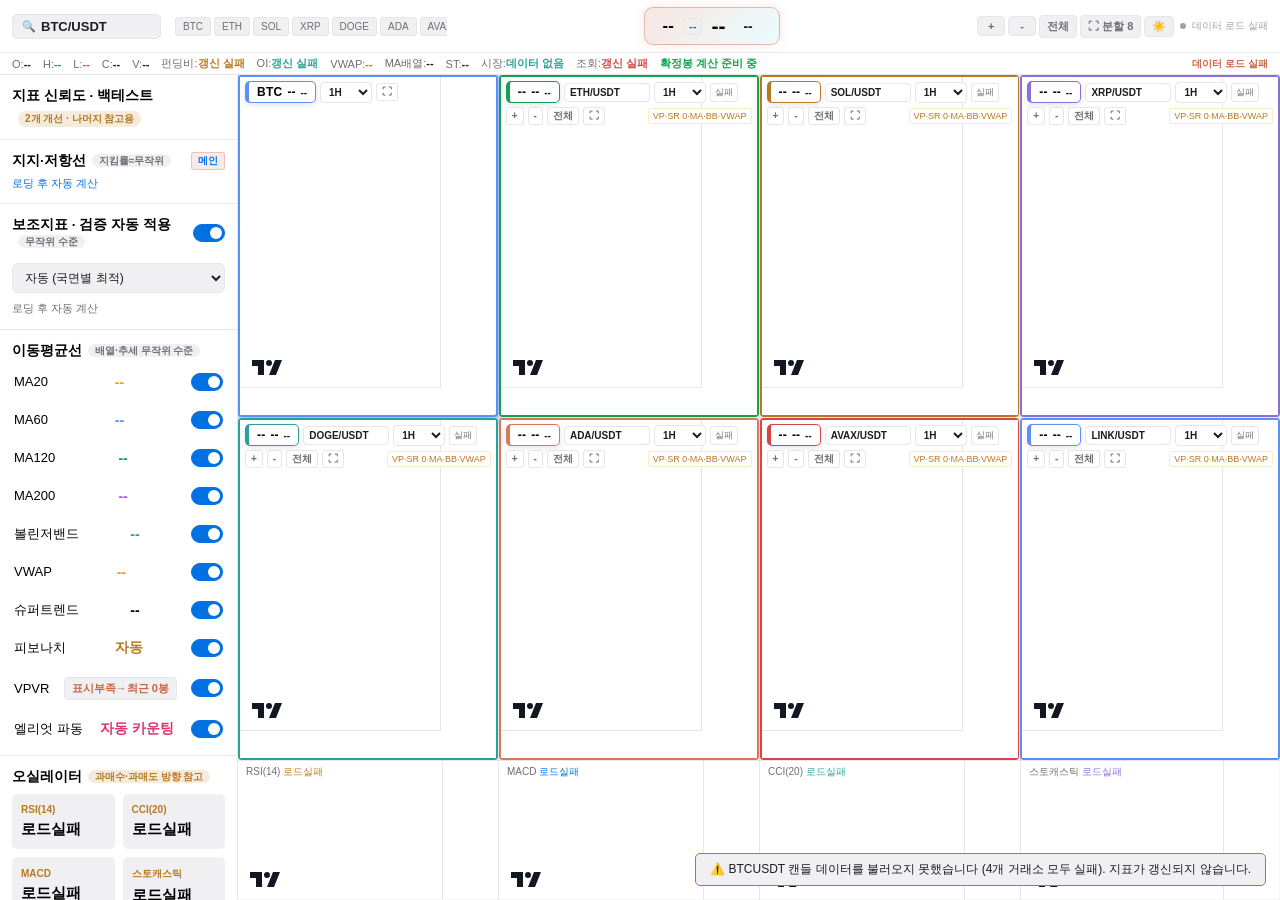
<file: index.html>
<!DOCTYPE html>
<html lang="ko">
<head>
<meta charset="UTF-8">
<meta name="viewport" content="width=device-width,initial-scale=1.0">
<link rel="icon" href="data:image/svg+xml,<svg xmlns=%22http://www.w3.org/2000/svg%22 viewBox=%220 0 64 64%22><text y=%2252%22 font-size=%2252%22>📈</text></svg>">
<title>제미나이 차트</title>
<script src="./vendor/lightweight-charts.js"></script>
<script src="./indicator-audit.js?v=202611110551"></script>
<script src="./analysis-engine.js?v=20261111"></script>
<script src="./v3-analysis.js"></script>
<script src="./v41-analysis.js"></script>
<script src="./indicator_engine.js?v=1"></script>
<script src="./custom.js?v=1"></script>
<script src="./trade-marks.js?v=2"></script>
<style>
*{box-sizing:border-box;margin:0;padding:0;}
/* 2026-11-11 Apple 색으로 통일(모의 거래소·터미널과 같은 체계). 상승·하락·지표 색(--g --r --y --p --c)과 지지·저항선 색은 그대로 둔다 */
:root{--bg:#000;--bg2:#1c1c1e;--bg3:#2c2c2e;--bd:#38383a;--tx:#f5f5f7;--tx2:#98989d;--tx3:#636366;--tx-strong:#fff;--g:#3fb87a;--r:#e5675e;--b:#0a84ff;--y:#d4a24c;--p:#a48be0;--c:#4fb3a9;
  --font-h:-apple-system,BlinkMacSystemFont,'SF Pro Display','Apple SD Gothic Neo','Pretendard Variable',Pretendard,'Malgun Gothic','Segoe UI',sans-serif;--font-b:-apple-system,BlinkMacSystemFont,'SF Pro Text','Apple SD Gothic Neo','Pretendard Variable',Pretendard,'Malgun Gothic','Segoe UI',sans-serif;}
body.light-mode{--bg:#f5f5f7;--bg2:#fff;--bg3:#f0f0f3;--bd:#e5e5ea;--tx:#1d1d1f;--tx2:#6e6e73;--tx3:#a1a1a6;--tx-strong:#000;--g:#12a150;--r:#d64545;--b:#0071e3;--y:#b7791f;--p:#8b6fd6;--c:#2aa198;}
html,body{height:100%;background:var(--bg);color:var(--tx);font-family:var(--font-b);font-size:13px;overflow:hidden;transition:background-color .15s,color .15s;}
/* ── 레이아웃 ── */
.app{display:flex;flex-direction:column;height:100vh;}
.topbar{display:flex;align-items:center;gap:6px;padding:7px 12px;background:var(--bg2);border-bottom:1px solid var(--bd);flex-shrink:0;flex-wrap:wrap;box-shadow:0 1px 2px rgba(31,30,27,.06);}
body.light-mode .topbar{box-shadow:0 2px 8px rgba(30,40,90,.08);}
.logo{font-family:var(--font-h);font-size:17px;font-weight:600;color:var(--b);white-space:nowrap;}
/* 신호 우선: 차트 위 판단 카드 3장(방향 점수 · 실행 규칙 · 지표 신뢰도) */
.judge{display:grid;grid-template-columns:repeat(3,minmax(0,1fr));gap:8px;padding:8px 10px;flex-shrink:0;background:var(--bg);}
.judge:empty{display:none;}
.jcard{background:var(--bg2);border-radius:14px;box-shadow:0 0 0 .5px var(--bd);padding:10px 14px;min-width:0;font-variant-numeric:tabular-nums;}
.jcard .muted{color:var(--tx2);font-size:12px;margin:0;}
.jt{font-size:11px;font-weight:600;color:var(--tx2);margin-bottom:5px;}
.jrow{display:flex;align-items:center;gap:8px;flex-wrap:wrap;}
.jbig{font-size:26px;font-weight:700;letter-spacing:-.03em;line-height:1;}
.jbig.up,.jstate.up{color:var(--g);}.jbig.down,.jstate.down{color:var(--r);}
.jstate{font-size:16px;font-weight:700;letter-spacing:-.015em;}
.judge .chip{display:inline-flex;align-items:center;border-radius:999px;padding:2px 8px;font-size:10.5px;font-weight:600;background:var(--bg3);white-space:nowrap;}
.judge .chip.up{color:var(--g);background:color-mix(in srgb,var(--g) 14%,transparent);}.judge .chip.down{color:var(--r);background:color-mix(in srgb,var(--r) 13%,transparent);}
.gauge{height:6px;border-radius:999px;position:relative;margin:9px 0 4px;background:linear-gradient(90deg,color-mix(in srgb,var(--r) 22%,transparent) 0 32.8%,var(--bg3) 32.8% 67.2%,color-mix(in srgb,var(--g) 22%,transparent) 67.2%);}
.gauge i{position:absolute;top:-4px;left:0;width:4px;height:14px;margin-left:-2px;border-radius:2px;background:var(--tx);transition:left .4s cubic-bezier(.2,.8,.2,1);}
.gscale{display:flex;justify-content:space-between;font-size:9.5px;color:var(--tx2);}
.jkv{display:flex;justify-content:space-between;gap:8px;font-size:11.5px;color:var(--tx2);padding-top:4px;}
.jkv b{color:var(--tx);font-weight:600;text-align:right;}
.jck{display:inline-flex;gap:5px;align-items:center;padding:1px 10px 1px 0;font-size:12px;}
.jck i{width:15px;height:15px;border-radius:50%;display:grid;place-items:center;font-style:normal;font-size:10px;font-weight:700;flex:none;background:var(--bg3);color:var(--tx2);}
.jck i.y{background:color-mix(in srgb,var(--g) 16%,transparent);color:var(--g);}
.jtr{display:flex;justify-content:space-between;align-items:center;gap:8px;padding:2.5px 0;font-size:12px;}
.jfoot{display:none;}
@media (max-width:900px){.judge{display:flex;overflow-x:auto;scroll-snap-type:x mandatory;scroll-padding-left:10px;scrollbar-width:none;}.judge::-webkit-scrollbar{display:none;}.jcard{flex:0 0 84%;scroll-snap-align:start;}}
@media (prefers-reduced-motion:reduce){.gauge i{transition:none;}}
.main{display:flex;flex:1;overflow:hidden;}
.main.split-mode{flex-direction:row;overflow:hidden;}
.main.split-mode .sidebar{width:238px;display:flex;flex-direction:column;max-height:none;border-right:1px solid var(--bd);border-bottom:none;}
.main.split-mode .chart-area{min-width:0;}
.sidebar{width:238px;background:var(--bg2);border-right:1px solid var(--bd);display:flex;flex-direction:column;flex-shrink:0;overflow:hidden;}
.sb-scroll{flex:1;overflow-y:auto;display:flex;flex-direction:column;min-height:0;}
.chart-area{flex:1;display:flex;flex-direction:column;overflow:hidden;position:relative;}
.chart-main{flex:1;position:relative;display:grid;gap:1px;background:var(--bd);overflow:hidden;}
.chart-main.split-1{display:block;background:transparent;}
.chart-main.split-2{grid-template-columns:repeat(2,minmax(0,1fr));grid-template-rows:minmax(0,1fr);}
.chart-main.split-3,.chart-main.split-4{grid-template-columns:repeat(2,minmax(0,1fr));grid-template-rows:repeat(2,minmax(0,1fr));}
.chart-main.split-5,.chart-main.split-6{grid-template-columns:repeat(3,minmax(0,1fr));grid-template-rows:repeat(2,minmax(0,1fr));}
.chart-main.split-7,.chart-main.split-8{grid-template-columns:repeat(4,minmax(0,1fr));grid-template-rows:repeat(2,minmax(0,1fr));}
.chart-panel{position:relative;min-width:0;min-height:0;background:var(--bg);border:2px solid var(--accent,transparent);border-radius:4px;}
.chart-main.split-1 .chart-panel{border:none;border-radius:0;}
.chart-main.split-1 .main-panel{width:100%;height:100%;}
.panel-tag{pointer-events:none;display:inline-flex;align-items:center;gap:5px;background:var(--bg2);border:1px solid var(--accent,var(--bd));border-left:4px solid var(--accent,var(--b));border-radius:5px;padding:3px 8px;box-shadow:0 2px 6px rgba(0,0,0,.25);}
body.light-mode .panel-tag{box-shadow:0 2px 6px rgba(30,40,90,.12);}
.pt-sym{font-size:12px;font-weight:800;color:var(--tx-strong);letter-spacing:.02em;}
.pt-price{font-size:12px;font-weight:800;font-variant-numeric:tabular-nums;color:var(--tx-strong);}
.pt-chg{font-size:10px;font-weight:700;font-variant-numeric:tabular-nums;}
.pt-chg.up{color:var(--g);} .pt-chg.dn{color:var(--r);}
#mainChart{width:100%;height:100%;}
.split-chart{width:100%;height:100%;}
.split-head{position:absolute;top:4px;left:5px;right:5px;z-index:8;display:flex;flex-wrap:wrap;align-items:center;gap:4px;pointer-events:none;}
.split-head input{pointer-events:auto;width:86px;background:var(--bg2);border:1px solid var(--bd);border-radius:4px;color:var(--tx);font-size:10px;font-weight:700;padding:3px 5px;outline:none;}
.split-head input:focus{border-color:var(--b);}
.split-badge{font-size:9px;color:var(--tx2);background:var(--bg2);border:1px solid var(--bd);border-radius:3px;padding:2px 4px;}
.split-note{font-size:9px;color:var(--y);background:var(--bg2);border:1px solid rgba(240,165,0,.22);border-radius:3px;padding:2px 4px;margin-left:auto;}
.split-mini{pointer-events:auto;background:var(--bg2);border:1px solid var(--bd);border-radius:3px;color:var(--tx2);font-size:10px;font-weight:800;line-height:1;padding:3px 5px;cursor:pointer;}
.split-mini:hover{background:var(--b);border-color:var(--b);color:#fff;}
.split-mini.max-btn.on{background:var(--y);border-color:var(--y);color:#1a1400;}
.chart-main.split-1 .max-btn{display:none;}
.chart-panel{cursor:pointer;}
.chart-panel.selected{outline:2px solid var(--accent,var(--b));outline-offset:-2px;box-shadow:inset 0 0 0 2px var(--accent,var(--b)),0 0 16px var(--accent,rgba(201,100,66,.4));}
.chart-main.split-1 .chart-panel.selected{outline:none;box-shadow:none;}
@keyframes panelFlash{
  0%{box-shadow:inset 0 0 0 2px var(--b),0 0 0 0 rgba(201,100,66,.75);}
  40%{box-shadow:inset 0 0 0 2px var(--b),0 0 0 10px rgba(201,100,66,.25);}
  100%{box-shadow:inset 0 0 0 2px var(--b),0 0 14px rgba(201,100,66,.35);}
}
.chart-panel.panel-flash{animation:panelFlash .5s ease-out;}
.topbar-price{display:inline-flex;align-items:center;gap:9px;padding:6px 17px;border-radius:9px;background:linear-gradient(135deg,rgba(201,100,66,.16),rgba(0,212,255,.08));border:1px solid rgba(201,100,66,.4);box-shadow:0 0 12px rgba(201,100,66,.15);}
.topbar-price .tp-sym{font-size:17px;font-weight:800;color:var(--tx-strong);letter-spacing:.01em;}
.topbar-price .tp-exch{font-size:11px;font-weight:700;color:var(--b);border:1px solid var(--bd);border-radius:3px;padding:1px 5px;}
.topbar-price .tp-val{font-size:21px;font-weight:800;font-variant-numeric:tabular-nums;color:var(--tx-strong);}
.topbar-price .tp-chg{font-size:14px;font-weight:700;padding:2px 9px;border-radius:9px;}
.tool-btn-lg{font-size:13px;padding:6px 12px;min-width:38px;}
.topbar-price .tp-chg.up{color:#12a150;background:rgba(18,161,80,.15);}
.topbar-price .tp-chg.dn{color:#d64545;background:rgba(214,69,69,.15);}
@keyframes badgePop{
  0%{transform:scale(.88);opacity:.35;}
  55%{transform:scale(1.08);opacity:1;}
  100%{transform:scale(1);opacity:1;}
}
.topbar-price.pop{animation:badgePop .45s ease-out;}
.sb-ttl-row{display:flex;align-items:center;justify-content:space-between;margin-bottom:6px;}
.sb-sel-sym{font-size:10px;font-weight:700;color:var(--b);background:rgba(201,100,66,.12);border:1px solid rgba(201,100,66,.3);border-radius:3px;padding:1px 6px;}
.trust{font-size:10px;font-weight:600;border-radius:999px;padding:1px 7px;white-space:nowrap;cursor:help;margin-left:6px;vertical-align:1px;}
.trust.ok{color:var(--y);background:color-mix(in srgb,var(--y) 15%,transparent);}
.trust.rnd{color:var(--tx2);background:var(--bg3);}
.trust.bad{color:var(--r);background:color-mix(in srgb,var(--r) 13%,transparent);}
.trust-box summary .sb-ttl{white-space:nowrap;}
.trust-box summary{flex-wrap:wrap;row-gap:4px;cursor:pointer;list-style:none;display:flex;align-items:center;justify-content:space-between;gap:6px;}
.trust-box summary::-webkit-details-marker{display:none;}
.trust-tbl{width:100%;border-collapse:collapse;font-size:11px;margin-top:6px;}
.trust-tbl td{padding:5px 2px;border-top:1px solid var(--bd);vertical-align:top;color:var(--tx);}
.trust-tbl td:last-child{text-align:right;white-space:nowrap;}
.trust-tbl small{display:block;color:var(--tx3);font-size:10px;line-height:1.45;margin-top:1px;}
.trust-note{font-size:10px;line-height:1.5;color:var(--tx3);margin-top:6px;}
.chart-main.maximized-active{display:block !important;background:transparent;}
.chart-main.maximized-active .chart-panel{display:none;}
.chart-main.maximized-active .chart-panel.maximized{display:block;width:100%;height:100%;}
.sub-row{display:flex;height:140px;border-top:1px solid var(--bd);flex-shrink:0;}
.sub-pane{flex:1;position:relative;border-right:1px solid var(--bd);}
.sub-pane:last-child{border-right:none;}
.sub-lbl{position:absolute;top:4px;left:8px;font-size:10px;color:var(--tx2);z-index:5;pointer-events:none;}

/* ── 코인 검색 ── */
.search-box{display:flex;align-items:center;gap:5px;background:var(--bg3);border:1px solid var(--bd);border-radius:5px;padding:4px 9px;cursor:pointer;position:relative;}
.search-box input{background:none;border:none;outline:none;color:var(--tx);font-size:13px;font-weight:600;width:110px;cursor:pointer;}
.coin-dropdown{position:absolute;top:100%;left:0;width:320px;background:var(--bg2);border:1px solid var(--bd);border-radius:8px;z-index:999;display:none;flex-direction:column;box-shadow:0 8px 32px rgba(0,0,0,.6);max-height:450px;}
.coin-dropdown.open{display:flex;}
.coin-search-inp{margin:8px;background:var(--bg3);border:1px solid var(--bd);border-radius:5px;padding:7px 10px;color:var(--tx);font-size:12px;outline:none;}
.coin-search-inp:focus{border-color:var(--b);}
.coin-list{overflow-y:auto;flex:1;}
.coin-item{display:flex;align-items:center;justify-content:space-between;padding:8px 12px;cursor:pointer;transition:background .12s;}
.coin-item:hover{background:var(--bg3);}
.ci-name{font-size:12px;font-weight:600;}
.ci-base{font-size:10px;color:var(--tx3);margin-left:4px;}
.ci-right{text-align:right;}
.ci-price{font-size:12px;font-weight:500;}
.ci-chg{font-size:10px;padding:1px 5px;border-radius:3px;margin-top:2px;display:inline-block;}
.ci-chg.up{color:var(--g);background:rgba(18,161,80,.12);}
.ci-chg.dn{color:var(--r);background:rgba(214,69,69,.12);}
.fav-row{display:flex;align-items:center;gap:3px;padding:6px 8px;max-width:280px;overflow-x:auto;flex-shrink:1;}
.fav-row::-webkit-scrollbar{height:3px;}
.fav-btn{font-size:10px;padding:3px 7px;border-radius:3px;background:var(--bg3);border:1px solid var(--bd);color:var(--tx2);cursor:pointer;white-space:nowrap;}
.fav-btn:hover{border-color:var(--b);color:var(--b);}
.star-btn{background:none;border:none;cursor:pointer;font-size:13px;color:var(--tx3);padding:0 4px;flex-shrink:0;}
.star-btn.on{color:var(--y);}
.tab-row{display:flex;border-bottom:1px solid var(--bd);}
.tab{flex:1;padding:5px;text-align:center;font-size:11px;color:var(--tx2);cursor:pointer;border-bottom:2px solid transparent;}
.tab.on{color:var(--b);border-bottom-color:var(--b);}

/* ── 타임프레임 ── */
.tf-row{display:flex;gap:2px;}
.tf{background:var(--bg3);border:1px solid var(--bd);border-radius:4px;color:var(--tx2);padding:3px 7px;cursor:pointer;font-size:11px;}
.tf:hover,.tf.on{background:var(--b);border-color:var(--b);color:#fff;}
.tool-row{display:flex;align-items:center;gap:3px;}
.tool-btn{background:var(--bg3);border:1px solid var(--bd);border-radius:4px;color:var(--tx2);padding:3px 7px;cursor:pointer;font-size:11px;font-weight:700;min-width:28px;text-align:center;}
.tool-btn:hover,.tool-btn.on{background:var(--b);border-color:var(--b);color:#fff;}
.tool-label{font-size:10px;color:var(--tx3);margin-left:2px;}
.split-picker{position:relative;}
.split-toggle{white-space:nowrap;}
.split-pop{position:absolute;top:calc(100% + 6px);right:0;background:var(--bg2);border:1px solid var(--bd);border-radius:8px;padding:8px;display:none;grid-template-columns:repeat(4,36px);gap:6px;z-index:60;box-shadow:0 6px 18px rgba(0,0,0,.4);}
.split-pop.open{display:grid;}
.split-opt{background:var(--bg3);border:1px solid var(--bd);border-radius:5px;color:var(--tx2);padding:8px 0;cursor:pointer;font-size:14px;font-weight:800;text-align:center;}
.split-opt:hover,.split-opt.on{background:var(--b);border-color:var(--b);color:#fff;}
.tf-select{pointer-events:auto;background:var(--bg2);border:1px solid var(--bd);border-radius:4px;color:var(--tx);font-size:10px;font-weight:700;padding:3px 4px;outline:none;cursor:pointer;}
.tf-select:focus{border-color:var(--b);}

/* ── 상단 가격 ── */
.price-el{font-size:18px;font-weight:700;margin-left:4px;}
.chg-el{font-size:11px;font-weight:600;padding:2px 6px;border-radius:3px;}
.chg-el.up{background:rgba(18,161,80,.15);color:var(--g);}
.chg-el.dn{background:rgba(214,69,69,.15);color:var(--r);}
.spacer{flex:1;}
.conn-dot{width:6px;height:6px;border-radius:50%;background:var(--tx3);}
.conn-dot.on{background:var(--g);box-shadow:0 0 5px var(--g);}

/* ── 사이드바 (보조지표 세로 확장) ── */
.sb-sec{padding:12px 12px;border-bottom:1px solid var(--bd);flex-shrink:0;}
.sb-ttl{font-family:var(--font-h);font-size:13.5px;font-weight:600;color:var(--tx-strong);margin-bottom:8px;}
.irow{display:flex;align-items:center;justify-content:space-between;margin-bottom:10px;padding:5px 2px;min-height:26px;}
.irow:last-child{margin-bottom:0;}
.iname{font-size:13px;color:var(--tx-strong);}
.ival{font-size:14px;font-weight:700;color:var(--tx-strong);}
.tog{width:32px;height:18px;border-radius:9px;background:var(--bg3);border:1px solid var(--bd);cursor:pointer;position:relative;flex-shrink:0;}
.tog.on{background:var(--b);border-color:var(--b);}
.tog::after{content:'';position:absolute;width:12px;height:12px;border-radius:50%;background:var(--tx3);top:2px;left:2px;transition:left .15s;}
.tog.on::after{left:16px;background:#fff;}
.stat-grid{display:grid;grid-template-columns:1fr 1fr;gap:8px;}
.stat-box{background:var(--bg3);border-radius:5px;padding:10px 9px;min-height:52px;display:flex;flex-direction:column;justify-content:center;}
.sl{font-size:10px;color:var(--y);margin-bottom:5px;font-weight:600;}
.sv{font-size:15px;font-weight:700;color:var(--tx-strong);}
.sr-list{display:flex;flex-direction:column;gap:6px;}
.sr-item{display:flex;justify-content:space-between;align-items:center;padding:8px 9px;border-radius:5px;background:var(--bg3);border-left:3px solid transparent;margin-bottom:1px;min-height:20px;}

/* ── 매크로 브리핑 ── */
.macro-item{display:flex;align-items:flex-start;gap:6px;padding:6px 2px;border-bottom:1px solid rgba(37,40,64,.5);}
.macro-item:last-child{border-bottom:none;}
.mi-dot{width:7px;height:7px;border-radius:50%;margin-top:4px;flex-shrink:0;}
.mi-date{font-size:10px;color:var(--b);font-weight:700;white-space:nowrap;min-width:62px;}
.mi-title{font-size:11px;color:var(--tx-strong);line-height:1.4;}
.fomc-next{background:rgba(240,165,0,.1);border:1px solid rgba(240,165,0,.3);border-radius:5px;padding:8px 9px;margin-bottom:6px;}
.fomc-next .fn-ttl{font-size:9px;color:var(--y);font-weight:700;margin-bottom:3px;}
.fomc-next .fn-date{font-size:13px;font-weight:800;color:var(--tx);}
.fomc-next .fn-sub{font-size:10px;color:var(--tx-strong);margin-top:2px;}
.fomc-list{font-size:10px;color:var(--b);line-height:1.7;margin-top:4px;font-weight:600;}
.quick-links{display:flex;flex-direction:column;gap:6px;}
.qlink{display:block;font-size:11px;color:var(--tx-strong);background:var(--bg3);border:1px solid var(--bd);border-radius:5px;padding:8px 9px;text-decoration:none;transition:border-color .12s,color .12s;}
.qlink:hover{border-color:var(--y);color:var(--y);}
.sr-item.res1{border-left-color:rgba(214,69,69,1);background:rgba(214,69,69,.08);}
.sr-item.res2{border-left-color:#d97757;background:rgba(217,119,87,.07);}
.sr-item.res3{border-left-color:#b7791f;background:rgba(183,121,31,.06);}
.sr-item.sup1{border-left-color:rgba(18,161,80,1);background:rgba(18,161,80,.08);}
.sr-item.sup2{border-left-color:#2aa198;background:rgba(42,161,152,.07);}
.sr-item.sup3{border-left-color:#8b6fd6;background:rgba(139,111,214,.06);}
.sr-item.poc{border-left-color:#c96442;background:rgba(243,186,47,.08);}
.sr-lbl{font-size:10px;font-weight:600;}
.sr-lbl.res1{color:#d64545;}.sr-lbl.res2{color:#ff8a3d;}.sr-lbl.res3{color:#ffc857;}
.sr-lbl.sup1{color:#12a150;}.sr-lbl.sup2{color:#23a6ff;}.sr-lbl.sup3{color:#7c5cff;}
.sr-lbl.poc{color:#c96442;}
.sr-price{font-size:11px;font-weight:600;}
.sr-pct{font-size:9px;color:var(--y);margin-left:2px;font-weight:600;}
.sr-badge{font-size:9px;padding:1px 4px;border-radius:3px;margin-left:3px;font-weight:700;}
.sr-conf{font-size:8px;padding:0 3px;border-radius:2px;margin-left:4px;font-weight:700;background:rgba(243,186,47,.22);color:#c96442;}
.sr-conf.mid{background:rgba(120,140,170,.2);color:#8fa3bf;}
.sr-badge.r1{background:rgba(214,69,69,.2);color:#d64545;}
.sr-badge.r2{background:rgba(255,138,61,.16);color:#ff8a3d;}
.sr-badge.r3{background:rgba(255,200,87,.14);color:#ffc857;}
.sr-badge.s1{background:rgba(18,161,80,.2);color:#12a150;}
.sr-badge.s2{background:rgba(35,166,255,.16);color:#23a6ff;}
.sr-badge.s3{background:rgba(124,92,255,.15);color:#7c5cff;}
.sr-badge.poc{background:rgba(243,186,47,.2);color:#c96442;}
.sig-row{display:flex;gap:3px;flex-wrap:wrap;margin-top:4px;}
.sig{font-size:10px;padding:2px 5px;border-radius:3px;font-weight:700;}
.sig.long{background:rgba(18,161,80,.18);color:var(--g);}
.sig.short{background:rgba(214,69,69,.18);color:var(--r);}
.sig.neutral{background:rgba(240,165,0,.18);color:var(--y);}
.v31-copy{background:rgba(201,100,66,.14);border:1px solid rgba(201,100,66,.35);border-radius:4px;color:var(--b);font-size:9px;font-weight:800;padding:3px 6px;cursor:pointer;}
.v31-copy:hover{background:var(--b);color:#fff;}
.v31-meta{font-size:9px;line-height:1.5;color:var(--tx3);margin-bottom:7px;word-break:break-word;}
.v31-part{background:var(--bg3);border:1px solid var(--bd);border-radius:6px;padding:7px 8px;margin-bottom:6px;}
.v31-part:last-child{margin-bottom:0;}
.v31-part-title{font-size:10px;font-weight:800;color:var(--c);margin-bottom:4px;}
.v31-line{font-size:10px;line-height:1.55;color:var(--tx2);word-break:break-word;}
.v31-line b{color:var(--tx-strong);}
.v31-long{border-left:3px solid var(--g);}
.v31-short{border-left:3px solid var(--r);}
.v31-wait{border-left:3px solid var(--y);}
.v31-missing{color:var(--b);}
.strategy-card{display:flex;flex-direction:column;gap:7px;background:linear-gradient(180deg,rgba(201,100,66,.12),rgba(26,29,40,.96));border:1px solid rgba(201,100,66,.28);border-radius:8px;padding:9px;}
.strategy-head{display:flex;align-items:center;justify-content:space-between;gap:8px;}
.strategy-score{font-size:22px;font-weight:800;line-height:1;color:var(--tx);}
.strategy-bias{font-size:11px;font-weight:800;padding:3px 7px;border-radius:999px;white-space:nowrap;}
.strategy-bias.long{background:rgba(18,161,80,.18);color:var(--g);}
.strategy-bias.short{background:rgba(214,69,69,.18);color:var(--r);}
.strategy-bias.neutral{background:rgba(240,165,0,.18);color:var(--y);}
.strategy-grid{display:grid;grid-template-columns:1fr 1fr;gap:5px;}
.strategy-mini{background:rgba(13,14,20,.72);border:1px solid rgba(255,255,255,.04);border-radius:6px;padding:6px;}
.strategy-label{font-size:9px;color:var(--tx3);margin-bottom:3px;}
.strategy-value{font-size:11px;font-weight:700;color:var(--tx);}
.strategy-plan{font-size:11px;line-height:1.45;color:var(--tx2);background:rgba(13,14,20,.72);border:1px solid rgba(255,255,255,.04);border-radius:6px;padding:7px;}
.info-bar{display:flex;gap:12px;align-items:center;padding:3px 12px;background:var(--bg2);border-bottom:1px solid var(--bd);font-size:11px;color:var(--tx2);flex-shrink:0;flex-wrap:wrap;}
.info-bar span b{color:var(--tx);}
#vpvrCanvas{position:absolute;top:0;right:0;width:70px;height:100%;pointer-events:none;z-index:3;opacity:.75;}
.toast{position:fixed;bottom:14px;right:14px;background:var(--bg3);border:1px solid var(--y);color:var(--tx);padding:7px 14px;border-radius:5px;font-size:12px;z-index:9999;opacity:0;transition:opacity .3s;pointer-events:none;}
.toast.show{opacity:1;}
@media (max-width:1100px){
  html,body{overflow:auto;}
  .app{min-height:100vh;height:auto;}
  .main{flex-direction:column;overflow:visible;}
  .main.split-mode{flex-direction:row;overflow:hidden;min-height:620px;}
  .main.split-mode .sidebar{width:190px;min-width:190px;}
  .sidebar{width:100%;max-height:none;border-right:none;border-bottom:1px solid var(--bd);display:grid;grid-template-columns:repeat(2,minmax(0,1fr));}
  .chart-area{min-height:620px;}
  .chart-main{min-height:430px;}
  .sub-row{height:170px;display:grid;grid-template-columns:repeat(2,minmax(0,1fr));}
  .sub-pane{border-bottom:1px solid var(--bd);}
}
@media (max-width:640px){
  .topbar{gap:5px;padding:7px;}
  .logo{width:100%;}
  .search-box{flex:1;min-width:160px;}
  .tf-row{width:100%;overflow-x:auto;padding-bottom:2px;}
  .tf{min-width:42px;text-align:center;}
  .price-el{font-size:16px;}
  .coin-dropdown{position:fixed;left:8px;right:8px;top:78px;width:auto;max-height:70vh;}
  .info-bar{gap:8px;padding:6px 8px;}
  .sidebar{grid-template-columns:1fr;}
  .main.split-mode{flex-direction:column;overflow:visible;}
  .main.split-mode .sidebar{width:100%;display:grid;grid-template-columns:1fr;border-right:none;border-bottom:1px solid var(--bd);}
  .chart-area{min-height:560px;}
  .chart-main{min-height:360px;}
  .sub-row{height:320px;grid-template-columns:1fr;}
}
::-webkit-scrollbar{width:4px;}::-webkit-scrollbar-thumb{background:var(--bd);border-radius:2px;}
/* ── 보조지표 카드 ── */
.ind-sel{width:100%;margin:8px 0;background:var(--bg3);border:1px solid var(--bd);border-radius:6px;color:var(--tx);font:inherit;font-size:12px;padding:6px 8px;outline:none;}
.ind-sel:focus{border-color:var(--b);}
.ind-card{display:flex;flex-direction:column;gap:9px;font-size:12px;line-height:1.45;}
.ind-row{display:flex;flex-direction:column;gap:2px;padding-bottom:8px;border-bottom:1px solid var(--bd);}
.ind-row:last-child{border-bottom:0;padding-bottom:0;}
.ind-k{font-size:10.5px;color:var(--tx2);}
.ind-dim{color:var(--tx2);font-size:11px;}
.ind-card .up{color:var(--g);} .ind-card .dn{color:var(--r);} .ind-card .acc{color:var(--b);}
.conf{display:inline-block;font-size:10.5px;font-weight:600;padding:2px 8px;border-radius:999px;border:1px solid var(--bd);}
.conf.c3{color:var(--g);border-color:var(--g);} .conf.c2{color:var(--b);border-color:var(--b);} .conf.c1{color:var(--r);border-color:var(--r);} .conf.c0{color:var(--tx2);}
</style>
</head>
<body>
<div class="app">

<!-- 상단바 -->
<div class="topbar">
  <!-- 코인 검색 (왼쪽 맨앞) -->
  <div class="search-box" id="searchBox">
    <span style="color:var(--tx3);font-size:11px">🔍</span>
    <input id="symDisplay" value="BTC/USDT" readonly onclick="openSearch()" />
    <div class="coin-dropdown" id="coinDrop">
      <input class="coin-search-inp" id="coinSearchInp" placeholder="코인 검색... (예: BTC, ETH, SOL)" oninput="filterCoins()" autocomplete="off"/>
      <div class="tab-row">
        <div class="tab on" id="tabAll" onclick="switchTab('all')">전체</div>
        <div class="tab" id="tabFav" onclick="switchTab('fav')">⭐ 즐겨찾기</div>
      </div>
      <div class="coin-list" id="coinList"><div style="padding:16px;text-align:center;color:var(--tx3)">로딩 중...</div></div>
    </div>
  </div>

  <!-- 즐겨찾기 빠른 전환 -->
  <div class="fav-row" id="favChips"></div>

  <div class="spacer"></div>

  <!-- 코인 가격 (가운데) -->
  <span class="topbar-price" id="topbarPrice">
    <span class="tp-sym" id="tpSym">--</span>
    <span class="tp-exch" id="tpExch">--</span>
    <span class="tp-val" id="tpPrice">--</span>
    <span class="tp-chg" id="tpChg">--</span>
  </span>

  <div class="spacer"></div>

  <div class="tool-row">
    <button class="tool-btn" onclick="zoomChart(0.72)" title="차트 확대">+</button>
    <button class="tool-btn" onclick="zoomChart(1.35)" title="차트 축소">-</button>
    <button class="tool-btn" onclick="resetChartZoom()" title="전체 캔들 보기">전체</button>
    <div class="split-picker" id="splitPicker">
      <button class="tool-btn tool-btn-lg split-toggle" onclick="event.stopPropagation();toggleSplitPicker()" title="화면 분할 개수 선택">⛶ 분할 <b id="splitCountLbl">8</b></button>
      <div class="split-pop" id="splitPop">
        <button class="split-opt on" onclick="setSplitCount(1,this)">1</button>
        <button class="split-opt" onclick="setSplitCount(2,this)">2</button>
        <button class="split-opt" onclick="setSplitCount(3,this)">3</button>
        <button class="split-opt" onclick="setSplitCount(4,this)">4</button>
        <button class="split-opt" onclick="setSplitCount(5,this)">5</button>
        <button class="split-opt" onclick="setSplitCount(6,this)">6</button>
        <button class="split-opt" onclick="setSplitCount(7,this)">7</button>
        <button class="split-opt" onclick="setSplitCount(8,this)">8</button>
      </div>
    </div>
    <button class="tool-btn tool-btn-lg" id="themeToggleBtn" onclick="toggleTheme()" title="라이트/다크 모드 전환">🌙</button>
  </div>

  <div class="price-el" id="priceEl" style="display:none">--</div>
  <div class="chg-el" id="chgEl" style="display:none">--</div>
  <div class="conn-dot" id="connDot"></div>
  <span style="font-size:10px;color:var(--tx3)" id="connLbl">연결 중...</span>
</div>

<!-- OHLCV 바 -->
<div class="info-bar">
  <span>O:<b id="iO">--</b></span>
  <span>H:<b id="iH" style="color:var(--g)">--</b></span>
  <span>L:<b id="iL" style="color:var(--r)">--</b></span>
  <span>C:<b id="iC">--</b></span>
  <span>V:<b id="iV">--</b></span>
  <span>펀딩비:<b id="iFR" style="color:var(--y)">--</b></span>
  <span>OI:<b id="iOI" style="color:var(--c)">--</b></span>
  <span>VWAP:<b id="iVWAP" style="color:var(--y)">--</b></span>
  <span>MA배열:<b id="iMA">--</b></span>
  <span>ST:<b id="iST">--</b></span>
  <span>시장:<b id="marketContext" style="color:var(--c)">--</b></span>
  <span>조회:<b id="dataUpdated" style="color:var(--tx2)">--</b></span>
  <span id="signalBasis" style="color:var(--g);font-weight:700">확정봉 계산 준비 중</span>
  <span style="margin-left:auto;font-size:10px;color:#c96442;font-weight:600" id="apiLbl">연결 중...</span>
</div>

<section class="judge" id="judge" aria-label="신호 요약"></section>

<div class="main" id="mainLayout">

<!-- 사이드바 -->
<div class="sidebar">
<div class="sb-scroll">
  <details class="sb-sec trust-box">
    <summary><div class="sb-ttl" style="margin-bottom:0">지표 신뢰도 · 백테스트</div><span class="trust ok" title="이 화면의 지표·신호를 차트 코드 그대로 과거 데이터에 돌린 결과. 2026-11-10 종합 시그널과 실행 규칙을 다시 만들었습니다">2개 개선 · 나머지 참고용</span></summary>
    <table class="trust-tbl"><tr><td>종합 시그널 (방향 점수)<small data-aud="trustScore">24봉 뒤 적중 52.3% · 평소 49.5%</small></td><td><span class="trust ok" data-aud-chip>기준보다 높음</span></td></tr><tr><td>실행 규칙 · 차트 타점<small data-aud="trustRule">+0.27R · 무작위 진입 +0.05R · 승률 29% (크게 이기고 자주 짐)</small></td><td><span class="trust ok" data-aud-chip>기준보다 높음</span></td></tr><tr><td>과매수·과매도 (RSI·CCI·스토캐)<small>반전 방향 적중이 기준보다 +2~7%p. 반대 신호까지 들고 있으면 −0.08~−0.18R</small></td><td><span class="trust ok">방향만 참고</span></td></tr><tr><td>유동성 스윕 반전<small>적중 +1~4%p · 매매로는 −0.06~−0.13R</small></td><td><span class="trust ok">방향만 참고</span></td></tr><tr><td>보조지표 자동<small>과거로만 고른 지표의 다음 구간 성과 +0.01R</small></td><td><span class="trust rnd">무작위 수준</span></td></tr><tr><td>엘리엇 파동<small>방향 적중 ≈50% · 확신도 점수와 적중률 무관</small></td><td><span class="trust rnd">무작위 수준</span></td></tr><tr><td>구조 돌파 (AI MASTER)<small>돌파 뒤 되밀림이 더 잦음 (−2~−6%p)</small></td><td><span class="trust bad">기준보다 낮음</span></td></tr><tr><td>MA 배열·슈퍼트렌드·MACD<small>적중이 기준과 ±2%p 이내</small></td><td><span class="trust rnd">무작위 수준</span></td></tr><tr><td>지지·저항선<small>지킴률 48~51% = 1 ATR 옮긴 가짜 선과 같음</small></td><td><span class="trust rnd">무작위 수준</span></td></tr></table>
    <div class="trust-note">위 두 줄: <span data-aud="note">2026-11-10 검증 · 가중치를 정한 구간(8종목 4시간봉 2022-09~2024-10) 밖의 기간·봉·종목 96개 시계열</span>. 차이가 작아(2~4%p) 단독 매매 근거로는 부족합니다. 나머지는 2026-11-06 검증 · 이 차트 코드 그대로 · 바이낸스 8종목 × 1시간~일봉(앞·뒤 기간 나눠 확인) + 4시간봉 4년치 · 신호 다음 봉 진입 · 손절 2.5×ATR · 수수료 0.1% · 적중 기준 = 같은 기간 아무 때나 찍었을 때 · 15분봉은 모든 지표 손실 · 과거 결과이며 미래를 보장하지 않습니다</div>
  </details>
  <div class="sb-sec">
    <div class="sb-ttl-row"><div class="sb-ttl" style="margin-bottom:0">지지·저항선<span class="trust rnd" title="1차 지지·저항에 닿은 뒤 지켜진 비율 48~51% — 0.5~1.5 ATR 옮긴 가짜 선(46~52%)과 같음">지킴률≈무작위</span></div><span class="sb-sel-sym" id="sbSelSym">메인</span></div>
    <div class="sr-list" id="srList"><div style="color:var(--b);font-size:11px">로딩 후 자동 계산</div></div>
  </div>
  <div class="sb-sec">
    <div class="sb-ttl-row"><div class="sb-ttl" style="margin-bottom:0">보조지표 · 검증 자동 적용<span class="trust rnd" title="8종목 워크포워드 재검증 +0.01R — 무작위 진입과 차이 없음">무작위 수준</span></div><div class="tog on" id="tADAPT" onclick="togInd('ADAPT')"></div></div>
    <select id="indSel" class="ind-sel" onchange="indView=this.value;adaptiveKey='';renderAll()"><option value="auto">자동 (국면별 최적)</option></select>
    <div id="indCard" class="ind-card"><span class="ind-dim">로딩 후 자동 계산</span></div>
  </div>
  <div class="sb-sec">
    <div class="sb-ttl">이동평균선<span class="trust rnd" title="MA 정배열/역배열·슈퍼트렌드 전환 뒤 방향 적중이 기준과 ±2%p 이내">배열·추세 무작위 수준</span></div>
    <div class="irow"><span class="iname">MA20</span><span class="ival" id="vMA20" style="color:#f0a500">--</span><div class="tog on" id="tMA20" onclick="togInd('MA20')"></div></div>
    <div class="irow"><span class="iname">MA60</span><span class="ival" id="vMA60" style="color:#5b8ff9">--</span><div class="tog on" id="tMA60" onclick="togInd('MA60')"></div></div>
    <div class="irow"><span class="iname">MA120</span><span class="ival" id="vMA120" style="color:#12a150">--</span><div class="tog on" id="tMA120" onclick="togInd('MA120')"></div></div>
    <div class="irow"><span class="iname">MA200</span><span class="ival" id="vMA200" style="color:#a259ff">--</span><div class="tog on" id="tMA200" onclick="togInd('MA200')"></div></div>
    <div class="irow"><span class="iname">볼린저밴드</span><span class="ival" id="vBB" style="color:var(--c)">--</span><div class="tog on" id="tBB" onclick="togInd('BB')"></div></div>
    <div class="irow"><span class="iname" id="vVWAPLabel">VWAP</span><span class="ival" id="vVWAP" style="color:#ff8c42">--</span><div class="tog on" id="tVWAP" onclick="togInd('VWAP')"></div></div>
    <div class="irow"><span class="iname">슈퍼트렌드</span><span class="ival" id="vST">--</span><div class="tog on" id="tST" onclick="togInd('ST')"></div></div>
    <div class="irow"><span class="iname">피보나치</span><span class="ival" style="color:var(--y)">자동</span><div class="tog on" id="tFIB" onclick="togInd('FIB')"></div></div>
    <div class="irow"><span class="iname">VPVR</span><button class="tool-btn" id="vVPVRMode" style="color:#c96442" onclick="toggleVpvrMode()" title="클릭하여 VPVR 계산 범위를 변경합니다">표시구간</button><div class="tog on" id="tVPVR" onclick="togInd('VPVR')"></div></div>
    <div class="irow"><span class="iname">엘리엇 파동</span><span class="ival" style="color:#e1306c">자동 카운팅</span><div class="tog on" id="tWAVE" onclick="togInd('WAVE')"></div></div>
  </div>
  <div class="sb-sec">
    <div class="sb-ttl">오실레이터<span class="trust ok" title="RSI 30↓·CCI −100↓·스토캐 20↓(초록)에서 반등, 반대(빨강)에서 하락할 확률이 기준보다 2~7%p 높음. 단 반대 신호까지 들고 있는 매매는 손실(−0.08~−0.18R) · MACD는 무작위 수준">과매수·과매도 방향 참고</span></div>
    <div class="stat-grid">
      <div class="stat-box"><div class="sl">RSI(14)</div><div class="sv" id="vRSI">--</div></div>
      <div class="stat-box"><div class="sl">CCI(20)</div><div class="sv" id="vCCI">--</div></div>
      <div class="stat-box"><div class="sl">MACD</div><div class="sv" id="vMACD">--</div></div>
      <div class="stat-box"><div class="sl">스토캐스틱</div><div class="sv" id="vStoch">--</div></div>
    </div>
  </div>
  <div class="sb-sec">
    <div class="sb-ttl">선물 데이터</div>
    <div class="stat-grid">
      <div class="stat-box"><div class="sl">펀딩비</div><div class="sv" id="sFR">--</div></div>
      <div class="stat-box"><div class="sl">OI 명목가치</div><div class="sv" id="sOI" style="color:var(--c)">--</div></div>
      <div class="stat-box"><div class="sl">OI 변화(1H)</div><div class="sv" id="sOIChg">--</div></div>
      <div class="stat-box"><div class="sl">24H 고가</div><div class="sv" id="s24H" style="color:var(--g)">--</div></div>
      <div class="stat-box"><div class="sl">24H 저가</div><div class="sv" id="s24L" style="color:var(--r)">--</div></div>
    </div>
    <div id="futuresSource" style="margin-top:5px;font-size:10px;line-height:1.4;color:var(--tx3)">출처 확인 중</div>
  </div>
  <div class="sb-sec">
    <div class="sb-ttl">종합 시그널<span class="trust ok" title="우위가 뜬 봉의 24봉 뒤 방향 적중 52.3% (평소 49.5%, 예전 방식 46.6%). 학습에 쓰지 않은 기간·봉·종목으로 확인" data-aud="ttl" data-aud-cls>적중 52% · 평소 49.5%</span></div>
    <div class="sig-row" id="sigRow"><span class="sig neutral">분석 중...</span></div>
  </div>
  <div class="sb-sec">
    <div class="sb-ttl">다중 시간봉 방향</div>
    <div id="mtfSummary" style="font-size:11px;line-height:1.55;color:var(--tx2)">1H·4H·12H·일봉·주봉·월봉 로딩 중</div>
  </div>
  <div class="sb-sec">
    <div class="sb-ttl-row">
      <div class="sb-ttl" style="margin-bottom:0">AI MASTER 분석 V4.1<span class="trust bad" title="구조 돌파(BOS) 뒤 6·24봉 방향 적중이 기준보다 2~6%p 낮음(되밀림이 더 잦음). 유동성 스윕 반전은 +1~4%p">돌파 적중 기준↓</span></div>
      <button class="v31-copy" id="v31Copy" onclick="copyV31Briefing()" disabled>브리핑 복사</button>
    </div>
    <div id="v31Box" data-symbol="" data-timeframe="" data-state="대기">
      <div class="v31-meta">선택 종목의 확정봉과 검증된 원자료를 불러오는 중입니다.</div>
    </div>
  </div>
  <div class="sb-sec">
    <div class="sb-ttl-row">
      <div class="sb-ttl" style="margin-bottom:0">테더 도미넌스 (USDT.D)</div>
      <span class="sb-sel-sym" id="usdtDominanceUpdated">--</span>
    </div>
    <div id="usdtDominanceBox" class="v31-part" data-state="대기">
      <div class="v31-meta">USDT 시가총액과 전체 암호화폐 시가총액을 불러오는 중입니다.</div>
    </div>
  </div>
  <div class="sb-sec">
    <div class="sb-ttl-row"><div class="sb-ttl" style="margin-bottom:0">📐 엘리엇 파동 분석<span class="trust rnd" title="파동 방향 뒤 24봉 적중 ≈50%, 확신도 점수(1~10)와 적중률 사이에 관계 없음">무작위 수준</span></div><span class="sb-sel-sym" id="waveConf">--</span></div>
    <div id="waveBox" style="font-size:11px;line-height:1.6;color:var(--tx2)">캔들 로딩 후 자동 카운팅</div>
  </div>
  <div class="sb-sec">
    <div class="sb-ttl-row"><div class="sb-ttl" style="margin-bottom:0">매크로 브리핑</div><span class="sb-sel-sym" id="macroUpdated" title="마지막 갱신 시각">--</span></div>
    <div class="stat-grid" style="margin-bottom:8px">
      <div class="stat-box"><div class="sl">공포·탐욕지수</div><div class="sv" id="vFG">--</div></div>
      <div class="stat-box"><div class="sl">DXY (달러인덱스)</div><div class="sv" id="vDXY">--</div></div>
      <div class="stat-box" style="grid-column:1/3"><div class="sl">美 국채 10년물 금리</div><div class="sv" id="vUS10Y">--</div></div>
    </div>
    <div id="fomcBox"></div>
    <div id="macroCalBox" style="margin-top:8px"></div>
  </div>
  <div class="sb-sec">
    <div class="sb-ttl">온체인·뉴스·청산맵 바로가기</div>
    <div style="font-size:10px;color:#c3cbe8;margin-bottom:6px;line-height:1.5">MVRV·SOPR·거래소 유출입·청산 히트맵·코인니스 뉴스·ETF 자금흐름은 무료 CORS API가 없어 앱 내 실시간 연동이 불가합니다. 아래 원본 소스에서 바로 확인하세요.</div>
    <div class="quick-links">
      <a class="qlink" href="https://www.coinglass.com/LiquidationData" target="_blank" rel="noopener">📊 청산맵 · Coinglass</a>
      <a class="qlink" href="https://cryptoquant.com/asset/btc/summary" target="_blank" rel="noopener">🔗 온체인(MVRV·SOPR) · CryptoQuant</a>
      <a class="qlink" href="https://coinness.com" target="_blank" rel="noopener">📰 코인니스 뉴스·상장</a>
      <a class="qlink" href="https://farside.co.uk/btc/" target="_blank" rel="noopener">💰 BTC 현물 ETF 자금흐름</a>
      <a class="qlink" href="https://www.sec.gov/newsroom/whats-new" target="_blank" rel="noopener">⚖️ SEC 규제 뉴스</a>
    </div>
  </div>
</div>
</div>

<!-- 차트 영역 -->
<div class="chart-area">
  <div class="chart-main split-1" id="chartMain">
    <div class="chart-panel main-panel selected" id="mainPanel" onclick="selectSplitPanel(1)">
      <div class="split-head">
        <span class="panel-tag"><span class="pt-sym" id="ptSym1">BTC</span><span class="pt-price" id="ptPrice1">--</span><span class="pt-chg" id="ptChg1">--</span></span>
        <select class="tf-select" id="tfSelect1" onchange="event.stopPropagation();changeSplitTf(1,this.value)" onclick="event.stopPropagation()">
          <option value="1m">1분</option>
          <option value="5m">5분</option>
          <option value="15m">15분</option>
          <option value="30m">30분</option>
          <option value="1h" selected>1H</option>
          <option value="4h">4H</option>
          <option value="12h">12H</option>
          <option value="1d">1D</option>
          <option value="1w">주봉</option>
          <option value="1M">월봉</option>
        </select>
        <button class="split-mini max-btn" id="maxBtn1" onclick="event.stopPropagation();toggleMaximizeSplit(1)" title="이 차트 확대/원래대로">⛶</button>
      </div>
      <div id="mainChart"></div>
      <div id="srChartLegend" style="position:absolute;right:8px;top:34px;z-index:5;display:flex;flex-direction:column;gap:3px;align-items:flex-end;pointer-events:none;font-size:10px;font-weight:700;text-shadow:0 1px 2px rgba(0,0,0,.8)"></div>
    </div>
    <canvas id="vpvrCanvas"></canvas>
  </div>
  <div id="usdtdChartView" style="display:none;flex:1;min-height:560px;flex-direction:column;overflow:auto;background:var(--bg);padding:12px">
    <div style="display:flex;align-items:center;gap:8px;margin-bottom:10px;flex-wrap:wrap">
      <b style="font-size:16px">테더 도미넌스 (USDT.D) 차트</b>
      <span class="sb-sel-sym">TradingView · CRYPTOCAP:USDT.D · 일봉</span>
    </div>
    <div style="background:#fff;border-radius:6px;overflow:hidden;min-height:520px;flex:1">
      <iframe title="테더 도미넌스 차트" src="https://www.tradingview.com/widgetembed/?frameElementId=tradingview_usdtd_coinchart&symbol=CRYPTOCAP%3AUSDT.D&interval=D&hidesidetoolbar=0&symboledit=0&saveimage=1&toolbarbg=f1f3f6&studies=%5B%5D&theme=light&style=1&timezone=Asia%2FSeoul&withdateranges=1&hideideas=1&hidelegend=0&hidevolume=1&allow_symbol_change=0" style="width:100%;height:520px;border:0" loading="eager" allowfullscreen></iframe>
    </div>
    <div id="usdtdChartMeta" class="v31-part" style="margin-top:10px">현재 USDT.D 자료를 확인하는 중입니다.</div>
    <div style="font-size:11px;line-height:1.55;color:var(--tx2);margin-top:8px">USDT.D 상승은 위험회피 가능성, 하락은 위험선호 가능성을 시사할 수 있습니다. BTC 가격·BTC 도미넌스·전체 시가총액과 함께 확인하며 이 지표 하나만으로 매매 방향을 확정하지 않습니다.</div>
  </div>
  <div class="sub-row">
    <div class="sub-pane" id="rsiPane"><div class="sub-lbl">RSI(14) <span id="lRSI" style="color:var(--y)"></span></div></div>
    <div class="sub-pane" id="macdPane"><div class="sub-lbl">MACD <span id="lMACD" style="color:var(--b)"></span></div></div>
    <div class="sub-pane" id="cciPane"><div class="sub-lbl">CCI(20) <span id="lCCI" style="color:var(--c)"></span></div></div>
    <div class="sub-pane" id="stochPane"><div class="sub-lbl">스토캐스틱 <span id="lStoch" style="color:var(--p)"></span></div></div>
  </div>
</div>

</div>
</div>
<div class="toast" id="toast"></div>

<script>
// ══════════════════════════════════════════════════════════
//  전역 상태
// ══════════════════════════════════════════════════════════
let sym = 'BTCUSDT', tf = '1h', ws = null, candles = [];
let activeExchange = 'Bybit', mainFetchedAt = null, livePollTimer = null, splitCount = 8, splitCharts = [];
let allCoins = [], filteredCoins = [], favTab = 'all', searchOpen = false;
let favs = loadFavs();
let frVal = 0;
let inds = {MA20:1,MA60:1,MA120:1,MA200:1,BB:1,VWAP:1,ST:1,FIB:1,VPVR:1,WAVE:1,ADAPT:1};
let loadSeq = 0, futuresSeq = 0, mtfSeq = 0, wsReconnectTimer = null, wsManualClose = false, renderTimer = null;
let v31State = null;
let v31FuturesCache = new Map();
let usdtKrwCache = null;
let usdtDominanceState = null;
let vpvrRenderTimer = null;
let vpvrMode = 'visible';
try { if(localStorage.getItem('vpvrMode')==='fixed') vpvrMode='fixed'; } catch(e) {}
const VPVR_FIXED_BARS = 180;
const VPVR_MIN_VISIBLE_BARS = 60;

// 차트 인스턴스
let MC, CS, ma20S, ma60S, ma120S, ma200S, bbUS, bbMS, bbLS, vwapS, stUpS, stDnS;
let RC, rsiS, rsiOB, rsiOS;
let MACC, macdS, sigS, histS;
let CCIC, cciS, cciOB, cciOS;
let SC, skS, sdS, sOB, sOS;
let srLines = [], fibLines = [];
let waveLineS = null, waveFibLines = [];

// ── API ──────────────────────────────────────────────────
const BY  = 'https://api.bybit.com/v5';
const BNF = 'https://fapi.binance.com/fapi/v1';
const OKX = 'https://www.okx.com/api/v5';
const MXC = 'https://api.mexc.com/api/v1'; // ※ 구 도메인 contract.mexc.com은 2026-01-19 UTC부로 MEXC가 공식 폐지, api.mexc.com으로 이전됨

const TF_BY = {
  '1m':'1','5m':'5','15m':'15','30m':'30',
  '1h':'60','4h':'240','12h':'720','1d':'D','1w':'W','1M':'M'
};
const TF_BN = {
  '1m':'1m','5m':'5m','15m':'15m','30m':'30m',
  '1h':'1h','4h':'4h','12h':'12h','1d':'1d','1w':'1w','1M':'1M'
};
const TF_MX = {
  '1m':'Min1','5m':'Min5','15m':'Min15','30m':'Min30',
  '1h':'Min60','4h':'Hour4','12h':'Hour12','1d':'Day1','1w':'Week1','1M':'Month1'
};

// 차트에는 실시간 진행 봉을 보여주되, 판단용 지표에는 종료된 봉만 사용합니다.
function getSignalRows(rows=candles, tfArg=tf) {
  if (!window.CoinAnalysis) return Array.isArray(rows) ? rows.slice(0, -1) : [];
  return CoinAnalysis.closedCandles(rows || [], tfArg);
}

function updateSignalBasis(rows, tfArg=tf, exchange=activeExchange) {
  const el = document.getElementById('signalBasis');
  if (!el) return;
  const last = rows?.at(-1);
  const closeTime = last ? CoinAnalysis.candleCloseTimeSeconds(last, tfArg) : null;
  if (!closeTime) {
    el.textContent = '확정봉 데이터 부족';
    el.style.color = 'var(--y)';
    return;
  }
  const stamp = new Date(closeTime * 1000).toLocaleString('ko-KR', {
    timeZone:'Asia/Seoul', month:'2-digit', day:'2-digit', hour:'2-digit', minute:'2-digit', hour12:false
  });
  el.textContent = `확정봉 · ${exchange || '거래소 확인 중'} USDT 무기한 · ${stamp} KST`;
  el.title = '진행 중인 마지막 봉은 차트에만 표시하고 매매 판단에서는 제외합니다.';
  el.style.color = 'var(--g)';
}

function kstTime(timestampMs=Date.now(), withSeconds=true) {
  return new Date(timestampMs).toLocaleTimeString('ko-KR', {
    timeZone:'Asia/Seoul', hour:'2-digit', minute:'2-digit',
    second:withSeconds?'2-digit':undefined, hour12:false
  });
}

function updateDataContext(symbol, exchange, tfArg, fetchedAt, status='정상') {
  const market=document.getElementById('marketContext');
  const updated=document.getElementById('dataUpdated');
  if(market) market.textContent = exchange ? `${String(symbol||'--').replace('USDT','/USDT')}·${exchange}·USDT무기한·${tfArg}` : '데이터 없음';
  if(updated){
    updated.textContent = status==='정상' ? `${kstTime(fetchedAt)} KST` : status;
    updated.style.color = status==='정상' ? 'var(--tx2)' : 'var(--r)';
    updated.title = `${symbol || '--'} · ${exchange || '거래소 없음'} · ${fetchedAt?new Date(fetchedAt).toISOString():'시각 없음'}`;
  }
}

function clearFuturesDisplay(message='데이터 없음') {
  frVal=0;
  ['iFR','iOI','sFR','sOI','sOIChg','s24H','s24L'].forEach(id=>{
    const el=document.getElementById(id); if(el){el.textContent=message;el.title='';}
  });
  const source=document.getElementById('futuresSource');
  if(source) source.textContent=message;
}

function getVisibleVpvrRows(rows=getSignalRows()) {
  const source = Array.isArray(rows) ? rows : [];
  if (MC) {
    const range = MC.timeScale().getVisibleRange();
    if (range && Number.isFinite(range.from) && Number.isFinite(range.to)) {
      return source.filter(candle => candle.time >= range.from && candle.time <= range.to);
    }
  }
  return [];
}

function getVpvrRows(rows=getSignalRows(), mode=vpvrMode) {
  const source = Array.isArray(rows) ? rows : [];
  if (mode === 'visible') {
    const visible = getVisibleVpvrRows(source);
    if (visible.length >= VPVR_MIN_VISIBLE_BARS) return visible;
  }
  return source.slice(-VPVR_FIXED_BARS);
}

function vpvrModeLabel(rows=getSignalRows()) {
  const used = getVpvrRows(rows);
  if(vpvrMode==='fixed') return `최근 ${used.length}봉`;
  const visibleCount=getVisibleVpvrRows(rows).length;
  return visibleCount>=VPVR_MIN_VISIBLE_BARS
    ? `표시구간 ${used.length}봉`
    : `표시부족→최근 ${used.length}봉`;
}

function updateVpvrModeLabel(rows=getSignalRows()) {
  const el = document.getElementById('vVPVRMode');
  if (el) el.textContent = vpvrModeLabel(rows);
}

function toggleVpvrMode() {
  vpvrMode = vpvrMode === 'visible' ? 'fixed' : 'visible';
  try { localStorage.setItem('vpvrMode',vpvrMode); } catch(e) {}
  const rows = getSignalRows(candles,tf);
  updateVpvrModeLabel(rows);
  drawVPVR();
  doSR(rows,tf);
}

function scheduleVpvrRecalc() {
  clearTimeout(vpvrRenderTimer);
  vpvrRenderTimer = setTimeout(() => {
    const rows = getSignalRows(candles,tf);
    updateVpvrModeLabel(rows);
    drawVPVR();
    doSR(rows,tf);
  },120);
}

// localStorage 값이 깨졌을 때도 앱이 멈추지 않도록 기본 즐겨찾기로 복구합니다.
function loadFavs() {
  const fixedFavs = ['BTCUSDT','ETHUSDT','SOLUSDT','XRPUSDT','DOGEUSDT','ADAUSDT','AVAXUSDT','LINKUSDT'];
  try {
    let saved = JSON.parse(localStorage.getItem('favs') || '[]');
    if (!Array.isArray(saved) || saved.length === 0) {
      saved = fixedFavs;
      localStorage.setItem('favs', JSON.stringify(saved));
    }
    const validFavs = saved.filter(v => typeof v === 'string');
    if (validFavs.length > 0) return validFavs;
  } catch(e) {}
  return fixedFavs;
}

// 화면에 HTML 문자열을 만들 때 코인 심볼 등이 태그로 해석되지 않게 막습니다.
function esc(v) {
  return String(v ?? '').replace(/[&<>"']/g, ch => ({
    '&':'&amp;', '<':'&lt;', '>':'&gt;', '"':'&quot;', "'":'&#39;'
  }[ch]));
}

function fmtVol(v) {
  return v>1e9?(v/1e9).toFixed(1)+'B':v>1e6?(v/1e6).toFixed(1)+'M':v.toFixed(0);
}

function fmtBig(v) {
  return v>1e9?(v/1e9).toFixed(2)+'B':v>1e6?(v/1e6).toFixed(2)+'M':v>1e3?(v/1e3).toFixed(1)+'K':v.toFixed(0);
}

function toMexcSymbol(s) {
  return String(s || '').replace(/USDT$/, '_USDT');
}

function normalizeSymbol(s) {
  return String(s || '').toUpperCase().replace(/[^A-Z0-9]/g, '');
}

function isUsdtDominanceQuery(value) {
  const q=String(value || '').trim().toLowerCase();
  return q==='__USDT_DOMINANCE__' || q==='usdt.d' || q==='usdt dominance'
    || q==='tether dominance' || q==='테더 도미넌스' || q==='테더도미넌스';
}

function mergeCoin(map, coin) {
  if (!coin || !/^[A-Z0-9]+USDT$/.test(coin.symbol)) return;
  const prev = map.get(coin.symbol) || {
    symbol: coin.symbol,
    base: coin.symbol.replace('USDT',''),
    price: 0,
    chg: 0,
    vol: 0,
    markets: []
  };
  prev.price = coin.price || prev.price;
  prev.chg = Number.isFinite(coin.chg) ? coin.chg : prev.chg;
  prev.vol = Math.max(prev.vol || 0, coin.vol || 0);
  coin.markets.forEach(m => { if (!prev.markets.includes(m)) prev.markets.push(m); });
  map.set(prev.symbol, prev);
}

function parseMexcKlines(d) {
  const data = d?.data || {};
  const times = data.time || [];
  return times.map((time, i) => ({
    time:+time,
    open:+data.open[i],
    high:+data.high[i],
    low:+data.low[i],
    close:+data.close[i],
    volume:+(data.vol?.[i] ?? data.volume?.[i] ?? 0)
  })).filter(c => Number.isFinite(c.time) && Number.isFinite(c.close));
}

async function fetchJson(url, timeout=9000) {
  const ctrl = new AbortController();
  const id = setTimeout(() => ctrl.abort(), timeout);
  try {
    const r = await fetch(url, { signal: ctrl.signal, cache: 'no-store' });
    if (!r.ok) throw new Error(`HTTP ${r.status}`);
    return await r.json();
  } finally {
    clearTimeout(id);
  }
}

async function fetchText(url, timeout=9000) {
  const ctrl = new AbortController();
  const id = setTimeout(() => ctrl.abort(), timeout);
  try {
    const r = await fetch(url, { signal: ctrl.signal, cache: 'no-store' });
    if (!r.ok) throw new Error(`HTTP ${r.status}`);
    return await r.text();
  } finally {
    clearTimeout(id);
  }
}

function safeRun(name, fn) {
  try { fn(); }
  catch(e) {
    console.warn(name + ' 계산 실패:', e.message);
  }
}

function scheduleRender(delay=700) {
  clearTimeout(renderTimer);
  renderTimer = setTimeout(renderAll, delay);
}

function dp() {
  return dpFor(candles.at(-1)?.close || 1);
}

// ── 라이트/다크 테마 ──────────────────────────────────────
let currentTheme = (() => { try { return localStorage.getItem('theme') || 'light'; } catch(e) { return 'dark'; } })();

function chartColors() {
  return currentTheme === 'light'
    ? { bg:'#ffffff', text:'#6e6e73', grid:'#f0f0f3', border:'#e5e5ea' }
    : { bg:'#1c1c1e', text:'#98989d', grid:'#2c2c2e', border:'#38383a' };
}

function applyThemeClass() {
  document.body.classList.toggle('light-mode', currentTheme === 'light');
  const btn = document.getElementById('themeToggleBtn');
  if (btn) btn.textContent = currentTheme === 'light' ? '☀️' : '🌙';
}
applyThemeClass();

function applyChartTheme() {
  const cc = chartColors();
  const opts = {
    layout: { background:{color:cc.bg}, textColor:cc.text },
    grid: { vertLines:{color:cc.grid}, horzLines:{color:cc.grid} },
    rightPriceScale: { borderColor:cc.border },
    timeScale: { borderColor:cc.border }
  };
  [MC, RC, MACC, CCIC, SC, ...splitCharts.map(x => x.chart)].forEach(c => {
    if (c) { try { c.applyOptions(opts); } catch(e) {} }
  });
}

function toggleTheme() {
  currentTheme = currentTheme === 'light' ? 'dark' : 'light';
  try { localStorage.setItem('theme', currentTheme); } catch(e) {}
  applyThemeClass();
  applyChartTheme();
}

// ── 차트 초기화 ──────────────────────────────────────────
function initCharts() {
  const cc = chartColors();
  const base = {
    layout: { background:{color:cc.bg}, textColor:cc.text },
    grid: { vertLines:{color:cc.grid}, horzLines:{color:cc.grid} },
    crosshair: { mode: LightweightCharts.CrosshairMode.Normal },
    rightPriceScale: { borderColor:cc.border },
    timeScale: { borderColor:cc.border, timeVisible:true, secondsVisible:false }
  };
  const mEl = document.getElementById('mainChart');
  MC = LightweightCharts.createChart(mEl, { ...base, width: mEl.clientWidth, height: mEl.clientHeight });
  CS       = MC.addCandlestickSeries({ upColor:'#12a150', downColor:'#d64545', borderUpColor:'#12a150', borderDownColor:'#d64545', wickUpColor:'#12a150', wickDownColor:'#d64545' });
  ma20S    = MC.addLineSeries({ color:'#f0a500', lineWidth:1, priceLineVisible:false, lastValueVisible:false });
  ma60S    = MC.addLineSeries({ color:'#5b8ff9', lineWidth:1, priceLineVisible:false, lastValueVisible:false });
  ma120S   = MC.addLineSeries({ color:'#12a150', lineWidth:1, priceLineVisible:false, lastValueVisible:false });
  ma200S   = MC.addLineSeries({ color:'#a259ff', lineWidth:2, priceLineVisible:false, lastValueVisible:true, title:'MA200' });
  bbUS     = MC.addLineSeries({ color:'rgba(0,212,255,.35)', lineWidth:1, priceLineVisible:false, lastValueVisible:false });
  bbMS     = MC.addLineSeries({ color:'rgba(0,212,255,.18)', lineWidth:1, lineStyle:2, priceLineVisible:false, lastValueVisible:false });
  bbLS     = MC.addLineSeries({ color:'rgba(0,212,255,.35)', lineWidth:1, priceLineVisible:false, lastValueVisible:false });
  vwapS    = MC.addLineSeries({ color:'#ff8c42', lineWidth:1.5, priceLineVisible:false, lastValueVisible:true, title:'VWAP' });
  stUpS    = MC.addLineSeries({ color:'#12a150', lineWidth:2, priceLineVisible:false, lastValueVisible:false });
  stDnS    = MC.addLineSeries({ color:'#d64545', lineWidth:2, priceLineVisible:false, lastValueVisible:false });
  waveLineS= MC.addLineSeries({ color:'#e1306c', lineWidth:2, lineStyle:0, priceLineVisible:false, lastValueVisible:false, crosshairMarkerVisible:false });

  const sub = { ...base, timeScale:{ ...base.timeScale, visible:false } };
  const rEl = document.getElementById('rsiPane');
  RC    = LightweightCharts.createChart(rEl, { ...sub, width:rEl.clientWidth, height:rEl.clientHeight });
  rsiS  = RC.addLineSeries({ color:'#f0a500', lineWidth:1.5, priceLineVisible:false, lastValueVisible:true });
  rsiOB = RC.addLineSeries({ color:'rgba(214,69,69,.3)', lineWidth:1, lineStyle:2, priceLineVisible:false, lastValueVisible:false });
  rsiOS = RC.addLineSeries({ color:'rgba(18,161,80,.3)', lineWidth:1, lineStyle:2, priceLineVisible:false, lastValueVisible:false });

  const mEl2 = document.getElementById('macdPane');
  MACC  = LightweightCharts.createChart(mEl2, { ...sub, width:mEl2.clientWidth, height:mEl2.clientHeight });
  macdS = MACC.addLineSeries({ color:'#5b8ff9', lineWidth:1.5, priceLineVisible:false, lastValueVisible:true });
  sigS  = MACC.addLineSeries({ color:'#f0a500', lineWidth:1.5, priceLineVisible:false, lastValueVisible:true });
  histS = MACC.addHistogramSeries({ priceLineVisible:false, lastValueVisible:false });

  const cEl = document.getElementById('cciPane');
  CCIC  = LightweightCharts.createChart(cEl, { ...sub, width:cEl.clientWidth, height:cEl.clientHeight });
  cciS  = CCIC.addLineSeries({ color:'#00d4ff', lineWidth:1.5, priceLineVisible:false, lastValueVisible:true });
  cciOB = CCIC.addLineSeries({ color:'rgba(214,69,69,.3)', lineWidth:1, lineStyle:2, priceLineVisible:false, lastValueVisible:false });
  cciOS = CCIC.addLineSeries({ color:'rgba(18,161,80,.3)', lineWidth:1, lineStyle:2, priceLineVisible:false, lastValueVisible:false });

  const sEl = document.getElementById('stochPane');
  SC   = LightweightCharts.createChart(sEl, { ...sub, width:sEl.clientWidth, height:sEl.clientHeight });
  skS  = SC.addLineSeries({ color:'#a259ff', lineWidth:1.5, priceLineVisible:false, lastValueVisible:true });
  sdS  = SC.addLineSeries({ color:'#f0a500', lineWidth:1.5, priceLineVisible:false, lastValueVisible:true });
  sOB  = SC.addLineSeries({ color:'rgba(214,69,69,.3)', lineWidth:1, lineStyle:2, priceLineVisible:false, lastValueVisible:false });
  sOS  = SC.addLineSeries({ color:'rgba(18,161,80,.3)', lineWidth:1, lineStyle:2, priceLineVisible:false, lastValueVisible:false });

  MC.subscribeCrosshairMove(p => {
    if (!p.time) return;
    [{ c:RC, s:rsiS },{ c:MACC, s:macdS },{ c:CCIC, s:cciS },{ c:SC, s:skS }]
      .forEach(({ c, s }) => c.setCrosshairPosition(0, p.time, s));
    const i = candles.findIndex(c => c.time === p.time);
    if (i >= 0) updOHLC(candles[i]);
  });
  MC.timeScale().subscribeVisibleTimeRangeChange(() => {
    if (vpvrMode === 'visible') scheduleVpvrRecalc();
  });

  window.addEventListener('resize', resizeCharts);
  resizeCharts();
}

// ══════════════════════════════════════════════════════════
//  지표 계산
// ══════════════════════════════════════════════════════════
function ma(arr, p) {
  return CoinAnalysis.sma(arr, p);
}
function ema(arr, p) {
  return CoinAnalysis.ema(arr, p);
}
function toD(vals, times) {
  return vals.map((v,i) => Number.isFinite(v) ? {time:times[i], value:v} : null).filter(Boolean);
}

function renderAll() {
  if (!candles.length) return;
  const rows = getSignalRows(candles, tf);
  window.CoinchartState = { sym, tf, exchange: activeExchange };
  const pf = priceFormatFor(candles.at(-1).close);
  [CS, ma20S, ma60S, ma120S, ma200S, bbUS, bbMS, bbLS, vwapS, stUpS, stDnS, waveLineS].forEach(x => { try { x.applyOptions({ priceFormat: pf }); } catch (e) {} });
  CS.setData(candles.map(c => ({ time:c.time, open:c.open, high:c.high, low:c.low, close:c.close })));
  trendMarks = tradeMarkers(candles);
  if (indView === 'auto') applyTradeMarks(CS, trendMarks, candles);
  updateSignalBasis(rows, tf, activeExchange);
  safeRun('이동평균선', () => doMAs(rows));
  safeRun('볼린저밴드', () => doBB(20, 2, rows));
  safeRun('VWAP', () => doVWAP(rows, tf));
  safeRun('슈퍼트렌드', () => doST(10, 3, rows));
  safeRun('피보나치', () => doFib(rows));
  safeRun('RSI', () => doRSI(14, rows));
  safeRun('MACD', () => doMACD(12, 26, 9, rows));
  safeRun('CCI', () => doCCI(20, rows));
  safeRun('스토캐스틱', () => doStoch(14, 3, 3, rows));
  safeRun('지지/저항선', () => doSR(rows,tf));
  safeRun('사이드바', () => doSidebar(rows));
  safeRun('종합 신호', () => doSignal(rows));
  safeRun('보조지표 검증', () => doAdaptive(candles));
  safeRun('VPVR', drawVPVR);
  safeRun('엘리엇 파동', () => doWave(rows, sym, tf, true));
  if (selectedPanelIdx === 1) safeRun('현재가박스', refreshMainPriceBox);
}

function doMAs(rows=getSignalRows()) {
  const c = rows.map(x=>x.close), t = rows.map(x=>x.time);
  const sh = (s,a,on) => s.setData(on ? toD(a,t) : []);
  sh(ma20S, ma(c,20), inds.MA20); sh(ma60S, ma(c,60), inds.MA60);
  sh(ma120S, ma(c,120), inds.MA120); sh(ma200S, ma(c,200), inds.MA200);
}
function doBB(p=20,k=2,rows=getSignalRows()) {
  const c=rows.map(x=>x.close), t=rows.map(x=>x.time);
  const up=[],mi=[],lo=[];
  for(let i=0;i<c.length;i++){
    if(i<p-1){up.push(null);mi.push(null);lo.push(null);continue;}
    const sl=c.slice(i-p+1,i+1), avg=sl.reduce((s,v)=>s+v,0)/p, std=Math.sqrt(sl.reduce((s,v)=>s+(v-avg)**2,0)/p);
    up.push(avg+k*std); mi.push(avg); lo.push(avg-k*std);
  }
  if(inds.BB){bbUS.setData(toD(up,t));bbMS.setData(toD(mi,t));bbLS.setData(toD(lo,t));}
  else{bbUS.setData([]);bbMS.setData([]);bbLS.setData([]);}
  const l=up.filter(Boolean).at(-1);
  if (selectedPanelIdx === 1) document.getElementById('vBB').textContent = l ? l.toFixed(dp()) : '--';
}
function doVWAP(rows=getSignalRows(), tfArg=tf) {
  const t=rows.map(x=>x.time);
  const v=CoinAnalysis.anchoredVwap(rows, tfArg);
  if(inds.VWAP) vwapS.setData(toD(v,t)); else vwapS.setData([]);
  const l=v.filter(x=>x!=null).at(-1), d2=dp();
  if (selectedPanelIdx === 1) document.getElementById('vVWAP').textContent = l ? l.toFixed(d2) : '--';
  document.getElementById('iVWAP').textContent = l ? l.toFixed(d2) : '--';
  const label = `VWAP(${CoinAnalysis.vwapAnchorLabel(tfArg)})`;
  const sideLabel = document.getElementById('vVWAPLabel');
  if (sideLabel) sideLabel.textContent = label;
  document.getElementById('iVWAP').title = `${label} · 확정봉 기준`;
}
function doST(per=10,mult=3,rows=getSignalRows()) {
  const t=rows.map(x=>x.time);
  const result=CoinAnalysis.supertrend(rows,per,mult);
  const st=result.value.map((v,i)=>Number.isFinite(v)?{v,dir:result.direction[i]}:null);
  if(inds.ST){
    const up=[],dn=[];
    st.forEach((s,i)=>{ if(!s)return; if(s.dir===1)up.push({time:t[i],value:s.v}); else dn.push({time:t[i],value:s.v}); });
    stUpS.setData(up); stDnS.setData(dn);
  } else { stUpS.setData([]); stDnS.setData([]); }
  const ls=st.filter(Boolean).at(-1);
  if(ls){
    const dir=ls.dir===1?'🟢 매수':'🔴 매도', col=ls.dir===1?'#12a150':'#d64545';
    if (selectedPanelIdx === 1) { document.getElementById('vST').textContent=dir; document.getElementById('vST').style.color=col; }
    document.getElementById('iST').textContent=dir; document.getElementById('iST').style.color=col;
  }
}
function doFib(rows=getSignalRows()) {
  fibLines.forEach(l=>{try{CS.removePriceLine(l);}catch(e){}});fibLines=[];
  if(!inds.FIB||rows.length<20||!window.CoinV31)return;
  const pivots=CoinV31.confirmedPivots(rows,5);
  const fib=CoinV31.fibonacci(pivots);
  if(!fib)return;
  const levels=[
    [fib.from.price,'스윙 시작'],
    [fib.levels['0.382'],'38.2%'],
    [fib.levels['0.5'],'50%'],
    [fib.levels['0.618'],'61.8%'],
    [fib.levels['0.786'],'78.6%'],
    [fib.to.price,'스윙 끝']
  ];
  levels.forEach(([price,label])=>{
    if(Number.isFinite(price)) fibLines.push(CS.createPriceLine({price,color:'rgba(240,165,0,.45)',lineWidth:1,lineStyle:2,axisLabelVisible:true,title:`Fib ${label}`}));
  });
}
function doRSI(p=14, rows=getSignalRows()) {
  const c=rows.map(x=>x.close), t=rows.map(x=>x.time);
  const v=CoinAnalysis.rsi(c,p);
  const data=toD(v,t); rsiS.setData(data);
  if(data.length){const ts=data.map(d=>d.time);rsiOB.setData(ts.map(t=>({time:t,value:70})));rsiOS.setData(ts.map(t=>({time:t,value:30})));}
  const lv=v.filter(x=>x!=null).at(-1);
  if (selectedPanelIdx === 1) {
    const el=document.getElementById('vRSI');
    el.textContent=Number.isFinite(lv)?lv.toFixed(1):'--';
    el.style.color=lv>70?'#d64545':lv<30?'#12a150':'var(--tx-strong)';
  }
  document.getElementById('lRSI').textContent = (lv!=null && !isNaN(lv)) ? lv.toFixed(1) : '--';
}
function doMACD(f=12,s=26,sg=9, rows=getSignalRows()) {
  const c=rows.map(x=>x.close), t=rows.map(x=>x.time);
  const result=CoinAnalysis.macd(c,f,s,sg), ml=result.line, sp=result.signal, hist=result.histogram;
  macdS.setData(toD(ml,t)); sigS.setData(toD(sp,t));
  histS.setData(hist.map((v,i)=>v!=null?{time:t[i],value:v,color:v>=0?'rgba(18,161,80,.6)':'rgba(214,69,69,.6)'}:null).filter(Boolean));
  const lm=ml.at(-1);
  if (selectedPanelIdx === 1) {
    const me=document.getElementById('vMACD');
    me.textContent=Number.isFinite(lm)?fmtOsc(lm):'--';
    // 색은 MACD선 위치가 아니라 히스토그램(모멘텀 방향) 기준. 값은 그대로 둔다.
    const lh=hist.filter(v=>v!=null).at(-1), ph=hist.filter(v=>v!=null).at(-2);
    me.style.color=lh!=null?(lh>0?'#12a150':'#d64545'):(lm>0?'#12a150':'#d64545');
    me.dataset.hist=lh!=null?lh:'';
    me.title=lh!=null?('MACD 히스토그램 '+(lh>=0?'+':'')+fmtOsc(lh)+(ph!=null?(lh>=ph?' · 확장 중':' · 축소 중'):'')):'';
  }
  document.getElementById('lMACD').textContent = (lm!=null && !isNaN(lm)) ? fmtOsc(lm) : '--';
}
function doCCI(p=20, rows=getSignalRows()) {
  const t=rows.map(x=>x.time);
  const v=rows.map((_,i)=>{
    if(i<p-1)return null;
    const sl=rows.slice(i-p+1,i+1), tp=sl.map(c=>(c.high+c.low+c.close)/3);
    const avg=tp.reduce((s,x)=>s+x,0)/p, md=tp.reduce((s,x)=>s+Math.abs(x-avg),0)/p;
    return md===0?0:(tp.at(-1)-avg)/(0.015*md);
  });
  const data=toD(v,t); cciS.setData(data);
  if(data.length){const ts=data.map(d=>d.time);cciOB.setData(ts.map(t=>({time:t,value:100})));cciOS.setData(ts.map(t=>({time:t,value:-100})));}
  const lv=v.filter(x=>x!=null).at(-1);
  if (selectedPanelIdx === 1) {
    const el=document.getElementById('vCCI');
    el.textContent=Number.isFinite(lv)?lv.toFixed(1):'--'; el.style.color=lv>100?'#d64545':lv<-100?'#12a150':'var(--tx-strong)';
  }
  document.getElementById('lCCI').textContent = (lv!=null && !isNaN(lv)) ? lv.toFixed(1) : '--';
}
function doStoch(k=14,dv=3,sm=3, rows=getSignalRows()) {
  const t=rows.map(x=>x.time);
  const rK=rows.map((_,i)=>{
    if(i<k-1)return null;
    const sl=rows.slice(i-k+1,i+1), h=Math.max(...sl.map(c=>c.high)), l=Math.min(...sl.map(c=>c.low));
    return h===l?50:(rows[i].close-l)/(h-l)*100;
  });
  const sK=rK.map((_,i)=>{const sl=rK.slice(Math.max(0,i-sm+1),i+1).filter(v=>v!=null);return sl.length?sl.reduce((s,v)=>s+v,0)/sl.length:null;});
  const sD=sK.map((_,i)=>{const sl=sK.slice(Math.max(0,i-dv+1),i+1).filter(v=>v!=null);return sl.length?sl.reduce((s,v)=>s+v,0)/sl.length:null;});
  skS.setData(toD(sK,t)); sdS.setData(toD(sD,t));
  if(sK.filter(v=>v!=null).length){const ts=toD(sK,t).map(d=>d.time);sOB.setData(ts.map(t=>({time:t,value:80})));sOS.setData(ts.map(t=>({time:t,value:20})));}
  const lk=sK.filter(v=>v!=null).at(-1);
  if (selectedPanelIdx === 1) {
    const el=document.getElementById('vStoch');
    el.textContent=Number.isFinite(lk)?lk.toFixed(1):'--'; el.style.color=lk>80?'#d64545':lk<20?'#12a150':'var(--tx-strong)';
  }
  document.getElementById('lStoch').textContent = (lk!=null && !isNaN(lk)) ? lk.toFixed(1) : '--';
}

// ── 지지/저항 ─────────────────────────────────────────────
// 지지·저항 계산(메인 차트·분할 차트·스냅샷 공용). 예전엔 메인(doSR)과 분할(calcSplitLevels)이 서로 다른 계산이라
// 같은 코인·시간봉에서도 1·2·3차 선이 달랐고, 메인은 VPVR '표시구간' 모드에서 확대·스크롤할 때마다 선이 바뀌었다.
// 이제 매물대 근거는 항상 최근 VPVR_FIXED_BARS 확정봉으로 고정한다(VPVR 막대 그림만 표시 모드를 따른다).
function calcSrLevels(rows, tfArg=tf) {
  if(!rows||rows.length<20) return {error:'캔들 데이터가 더 필요합니다'};
  const last=rows.at(-1).close;
  const rec=rows.slice(-150), hs=rec.map(c=>c.high), ls=rec.map(c=>c.low);

  // ── 기준선 계산 ───────────────────────────────────────
  const pivotPeriod=CoinAnalysis.previousPeriodOhlc(rows,tfArg);
  const pivots=CoinAnalysis.classicPivots(pivotPeriod);
  const swH30=Math.max(...hs.slice(-30)), swL30=Math.min(...ls.slice(-30));
  const swH100=Math.max(...hs.slice(-100)), swL100=Math.min(...ls.slice(-100));

  const profileRows=rows.slice(-VPVR_FIXED_BARS);
  const vp=calcVPVR(60,profileRows);
  const sorted_vp=[...vp].sort((a,b)=>b.vol-a.vol);
  const poc=sorted_vp[0];
  if(!poc) return {error:'매물대 계산 대기 중'};
  // Value Area / HVN — 매물대 경계가 POC 다음으로 강한 벽
  const zones=calcVpvrZones(60,profileRows);
  // 마지노선: 현재 조회구간 최저·최고. 이탈하면 다음 구조까지 공백이 생길 수 있습니다.
  const allH=rows.map(c=>c.high), allL=rows.map(c=>c.low);
  const periodHigh=Math.max(...allH), periodLow=Math.min(...allL);

  // 스윙 포인트 (3봉, 5봉)
  const sw3=detectSwings(3,rows), sw5=detectSwings(5,rows);

  // MA 레벨
  const closes=rows.map(x=>x.close);
  const [ma20v,ma60v,ma120v,ma200v]=[20,60,120,200].map(p=>ma(closes,p).at(-1));

  // 볼린저밴드
  const bbSlice=closes.slice(-20), bbAvg=bbSlice.reduce((s,v)=>s+v,0)/20;
  const bbStd=Math.sqrt(bbSlice.reduce((s,v)=>s+(v-bbAvg)**2,0)/20);
  const bbUp=bbAvg+2*bbStd, bbDn=bbAvg-2*bbStd;

  // ── 레벨 수집 및 중복 제거 ────────────────────────────
  const rawLevels=[];
  const atrValue=calcATR(rows,14);
  const mergeTolerance=Math.min(0.008,Math.max(0.0025,(atrValue/last)*0.35));
  const add=(price,lbl,type,score=1)=>{
    if(!price||price<=0||isNaN(price))return;
    if(type==='res'&&price<=last)return;
    if(type==='sup'&&price>last)return;
    const ex=rawLevels.find(l=>l.type===type&&Math.abs(l.price-price)/price<mergeTolerance);
    if(ex){
      const previousScore=ex.score;
      ex.price=(ex.price*previousScore+price*score)/(previousScore+score);
      ex.score+=score;
      ex.hits+=1;
      if(!ex.reasons.includes(lbl))ex.reasons.push(lbl);
      if(score>ex.primaryScore){ex.lbl=lbl;ex.primaryScore=score;}
      return;
    }
    rawLevels.push({price,lbl,type,score,hits:1,reasons:[lbl],primaryScore:score});
  };

  // 저항선 후보
  add(swH100, '최근 100봉 고점', 'res', 5);
  add(swH30,  '최근 30봉 고점', 'res', 4);
  if(pivots){
    add(pivots.r1,`${pivots.label} R1`,'res',4);
    add(pivots.r2,`${pivots.label} R2`,'res',3);
    add(pivots.r3,`${pivots.label} R3`,'res',2);
  }
  add(bbUp,   'BB 상단',   'res', 2);
  sw3.highs.slice(-5).forEach(h=>add(h.price,'스윙H','res',2));
  sw5.highs.slice(-3).forEach(h=>add(h.price,'주요 고점','res',3));
  if(ma20v&&ma20v>last) add(ma20v,'MA20','res',3);
  if(ma60v&&ma60v>last) add(ma60v,'MA60','res',3);
  if(ma120v&&ma120v>last)add(ma120v,'MA120','res',4);
  if(ma200v&&ma200v>last)add(ma200v,'MA200','res',5);
  // VPVR 매물대 경계 — POC 다음으로 두꺼운 벽
  if(zones){
    if(zones.vah>last) add(zones.vah,'VA상단','res',5);
    if(zones.val>last) add(zones.val,'VA하단','res',5);  // 이탈한 지지는 저항으로 전환
    if(zones.poc>last) add(zones.poc,'POC','res',6);
    zones.hvn.filter(p=>p>last).forEach(p=>add(p,'HVN 매물대','res',4));
  }
  if(periodHigh>last) add(periodHigh,'조회구간 최고','res',6);

  // 지지선 후보
  add(swL100,'최근 100봉 저점','sup',5);
  add(swL30, '최근 30봉 저점','sup',4);
  if(pivots){
    add(pivots.s1,`${pivots.label} S1`,'sup',4);
    add(pivots.s2,`${pivots.label} S2`,'sup',3);
    add(pivots.s3,`${pivots.label} S3`,'sup',2);
  }
  add(bbDn,  'BB 하단',  'sup',2);
  sw3.lows.slice(-5).forEach(l=>add(l.price,'스윙L','sup',2));
  sw5.lows.slice(-3).forEach(l=>add(l.price,'주요 저점','sup',3));
  if(ma20v&&ma20v<=last) add(ma20v,'MA20','sup',3);
  if(ma60v&&ma60v<=last) add(ma60v,'MA60','sup',3);
  if(ma120v&&ma120v<=last)add(ma120v,'MA120','sup',4);
  if(ma200v&&ma200v<=last)add(ma200v,'MA200','sup',5);
  // VPVR 매물대 경계
  if(zones){
    if(zones.val<=last) add(zones.val,'VA하단','sup',5);
    if(zones.vah<=last) add(zones.vah,'VA상단','sup',5);  // 돌파한 저항은 지지로 전환
    if(zones.poc<=last) add(zones.poc,'POC','sup',6);
    zones.hvn.filter(p=>p<=last).forEach(p=>add(p,'HVN 매물대','sup',4));
  }
  if(periodLow<=last) add(periodLow,'마지노선(조회구간 최저)','sup',6);

  // ── 1차/2차/3차 분류 ─────────────────────────────────
  const above = rawLevels
    .filter(l=>l.type==='res'&&l.price>last&&Math.abs(l.price-poc.price)/poc.price>=mergeTolerance)
    .sort((a,b)=>a.price-b.price);       // 가까운 순
  const below = rawLevels
    .filter(l=>l.type==='sup'&&l.price<=last&&Math.abs(l.price-poc.price)/poc.price>=mergeTolerance)
    .sort((a,b)=>b.price-a.price);       // 가까운 순

  // 1차/2차/3차 태그 부여
  const resRank=['1차 저항선','2차 저항선','3차 저항선'];
  const supRank=['1차 지지선','2차 지지선','3차 지지선'];
  const res3 = above.slice(0,3).map((l,i)=>({...l, rank:resRank[i], cls:'res'+(i+1)}));
  const sup3 = below.slice(0,3).map((l,i)=>({...l, rank:supRank[i], cls:'sup'+(i+1)}));
  const pocItem = {price:poc.price, lbl:`VPVR POC · 최근 ${profileRows.length}봉`, type:'poc', rank:'매물대', cls:'poc', score:9, hits:1, reasons:['거래량 최대 구간']};
  if(!res3.length && !sup3.length) return {error:'근처 지지/저항선을 계산 중입니다'};
  return {last, res3, sup3, poc:pocItem};
}

function doSR(rows=getSignalRows(), tfArg=tf) {
  const sr=calcSrLevels(rows,tfArg);
  window.CoinchartState.sr=sr;
  if(sr.error){
    if (selectedPanelIdx === 1) document.getElementById('srList').innerHTML=`<div style="color:var(--b);font-size:11px">${sr.error}</div>`;
    return;
  }
  const {last,res3,sup3}=sr, pocItem=sr.poc, d2=dp();
  // ── 사이드바 렌더 ────────────────────────────────────
  const allItems=[...res3, pocItem, ...sup3];
  if (selectedPanelIdx === 1) document.getElementById('srList').innerHTML = allItems.map(l=>{
    const dist=((l.price-last)/last*100).toFixed(2);
    const pct=(l.price>last?'+':'')+dist+'%';
    const badge_cls = l.cls==='poc'?'poc':
                      l.cls==='res1'?'r1':l.cls==='res2'?'r2':l.cls==='res3'?'r3':
                      l.cls==='sup1'?'s1':l.cls==='sup2'?'s2':'s3';
    // 점수만으로 강도를 부풀리지 않고 실제로 겹친 독립 근거 수를 표시합니다.
    const strong = (l.hits||1)>=3 ? `<span class="sr-conf">근거 ${l.hits}</span>`
                 : (l.hits||1)>=2 ? `<span class="sr-conf mid">근거 ${l.hits}</span>` : '';
    const reasons=esc((l.reasons||[l.lbl]).join(' · '));
    return`<div class="sr-item ${l.cls}">
      <span class="sr-lbl ${l.cls}" title="${reasons}">
        <span class="sr-badge ${badge_cls}">${l.rank}</span> ${l.lbl}${strong}
      </span>
      <span>
        <span class="sr-price">${l.price.toFixed(d2)}</span>
        <span class="sr-pct">${pct}</span>
      </span>
    </div>`;
  }).join('');

  // ── 차트 수평선 ──────────────────────────────────────
  srLines.forEach(l=>{try{CS.removePriceLine(l);}catch(e){}});
  srLines=[];

  // 저항선 1차/2차/3차
  const resColors=['#d64545','#ff8a3d','#ffc857'];
  const resWidths=[3,2,2];
  const resStyles=[0,0,2]; // 실선, 실선, 점선
  res3.forEach((l,i)=>{
    srLines.push(CS.createPriceLine({
      price:l.price,
      color:resColors[i],
      lineWidth:resWidths[i],
      lineStyle:resStyles[i],
      axisLabelVisible:true,
      lineVisible:true,
      title:`${l.rank} · ${l.lbl}`
    }));
  });

  // 지지선 1차/2차/3차
  const supColors=['#12a150','#23a6ff','#7c5cff'];
  const supWidths=[3,2,2];
  const supStyles=[0,0,2];
  sup3.forEach((l,i)=>{
    srLines.push(CS.createPriceLine({
      price:l.price,
      color:supColors[i],
      lineWidth:supWidths[i],
      lineStyle:supStyles[i],
      axisLabelVisible:true,
      lineVisible:true,
      title:`${l.rank} · ${l.lbl}`
    }));
  });

  // VPVR POC (금색 굵은 점선)
  srLines.push(CS.createPriceLine({
    price:pocItem.price,
    color:'rgba(243,186,47,0.9)',
    lineWidth:2,
    lineStyle:1,
    axisLabelVisible:true,
    lineVisible:true,
    title:pocItem.lbl
  }));

  // 차트 안에서도 어떤 색이 지지·저항인지 바로 확인할 수 있도록 범례를 갱신합니다.
  const legend=document.getElementById('srChartLegend');
  if(legend){
    const chips=[];
    res3.forEach((l,i)=>chips.push(`<span style="color:${resColors[i]};background:rgba(10,15,28,.78);padding:2px 5px;border-radius:3px">━ ${l.rank} ${l.price.toFixed(d2)}</span>`));
    sup3.forEach((l,i)=>chips.push(`<span style="color:${supColors[i]};background:rgba(10,15,28,.78);padding:2px 5px;border-radius:3px">━ ${l.rank} ${l.price.toFixed(d2)}</span>`));
    chips.push(`<span style="color:#c96442;background:rgba(10,15,28,.78);padding:2px 5px;border-radius:3px">┅ POC ${pocItem.price.toFixed(d2)}</span>`);
    legend.innerHTML=chips.join('');
  }
}

function detectSwings(n=3,rows=getSignalRows()){
  const highs=[],lows=[];
  for(let i=n;i<rows.length-n;i++){
    if(rows.slice(i-n,i+n+1).every((_,j)=>j===n||rows[i].high>=rows[i-n+j].high))
      highs.push({price:rows[i].high,idx:i});
    if(rows.slice(i-n,i+n+1).every((_,j)=>j===n||rows[i].low<=rows[i-n+j].low))
      lows.push({price:rows[i].low,idx:i});
  }
  return{highs:highs.slice(-8),lows:lows.slice(-8)};
}

function calcVPVR(bins=40, rows=null){
  const source=rows||getVpvrRows(getSignalRows(candles,tf));
  return CoinAnalysis.volumeProfile(source,bins);
}

// VPVR 프로파일 → POC / Value Area(거래량 70%) / HVN 노드
// 지지·저항의 1차 근거. 매물이 두꺼운 가격대일수록 벽이 강하다.
function calcVpvrZones(bins=40, rows=null){
  const vp=calcVPVR(bins, rows);
  return CoinAnalysis.volumeProfileZones(vp,0.7);
}

function drawVPVR(){
  const cv=document.getElementById('vpvrCanvas'), ctx=cv.getContext('2d'), el=document.getElementById('mainChart');
  cv.width=70; cv.height=el.clientHeight; ctx.clearRect(0,0,cv.width,cv.height);
  const rows=getVpvrRows(getSignalRows(candles,tf));
  updateVpvrModeLabel(getSignalRows(candles,tf));
  if(!inds.VPVR||rows.length<10)return;
  const vp=calcVPVR(40,rows), maxV=Math.max(...vp.map(b=>b.vol));
  if(!vp.length||!(maxV>0))return;
  const zones=CoinAnalysis.volumeProfileZones(vp,0.7);
  if(!zones)return;
  const poc=vp[zones.pocIndex];
  vp.forEach(b=>{
    const yTop=CS.priceToCoordinate(b.high), yBottom=CS.priceToCoordinate(b.low);
    if(!Number.isFinite(yTop)||!Number.isFinite(yBottom))return;
    const y=Math.min(yTop,yBottom), h=Math.max(2,Math.abs(yBottom-yTop));
    const bW=(b.vol/maxV)*62;
    const inValueArea=b.price>=zones.val&&b.price<=zones.vah;
    ctx.fillStyle=b===poc?'rgba(243,186,47,.85)':inValueArea?'rgba(201,100,66,.42)':'rgba(201,100,66,.20)';
    ctx.fillRect(cv.width-bW,y,bW,h);
  });
  const pocY=CS.priceToCoordinate(poc.price);
  if(!Number.isFinite(pocY))return;
  ctx.strokeStyle='rgba(243,186,47,.85)';ctx.lineWidth=1.5;ctx.setLineDash([4,4]);
  ctx.beginPath();ctx.moveTo(0,pocY);ctx.lineTo(cv.width,pocY);ctx.stroke();ctx.setLineDash([]);
}

// ══════════════════════════════════════════════════════════
//  엘리엇 파동 + 피보나치 정밀 분석 (coin-wave-analysis 스킬 이식)
//  절대법칙: ①2파는 1파 시작점 이탈 불가 ②3파는 최단 파동 불가 ③4파는 1파 고점 침범 불가
// ══════════════════════════════════════════════════════════
function zigzagPivots(rows){
  rows=rows||candles; if(rows.length<40) return [];
  const rngs=rows.slice(-150).map(c=>(c.high-c.low)/c.close);
  // 하한 0.012(1.2%)는 저타임프레임에서 과대했다. 1분봉 평균 변동폭이 0.055%라
  // 임계가 실제 변동의 20배로 잡혀 피봇이 2개까지 무너졌고(카운팅 최소 6개) 파동이 뜨지 않았다.
  // 실측 피봇 수 (BTCUSDT 300봉) 1m/5m/15m/1h/4h/1d:
  //   하한 1.2%  -> 2 / 2 / 4 / 16 / 29 / 34   (1m~15m 카운팅 불가)
  //   하한 0.2%  -> 10 / 15 / 34 / 16 / 29 / 34 (1h 이상은 하한 미적용이라 값 불변)
  const th=Math.max(.002, Math.min(.09, rngs.reduce((s,v)=>s+v,0)/rngs.length*3.5));
  const piv=[]; let dir=0;
  let hi={p:rows[0].high,i:0}, lo={p:rows[0].low,i:0};
  for(let i=1;i<rows.length;i++){
    const h=rows[i].high, l=rows[i].low;
    if(h>hi.p) hi={p:h,i};
    if(l<lo.p) lo={p:l,i};
    if(dir>=0 && (hi.p-l)/hi.p>=th){           // 고점 확정 -> 하락 전환
      if(dir!==0||hi.i>0) piv.push({price:hi.p, idx:hi.i, t:'H'});
      dir=-1; lo={p:l,i};
    } else if(dir<=0 && (h-lo.p)/lo.p>=th){    // 저점 확정 -> 상승 전환
      piv.push({price:lo.p, idx:lo.i, t:'L'});
      dir=1; hi={p:h,i};
    }
  }
  piv.push(dir>=0?{price:hi.p,idx:hi.i,t:'H',live:1}:{price:lo.p,idx:lo.i,t:'L',live:1});
  return piv.filter((p,i,a)=>i===0||p.t!==a[i-1].t); // 교대 보장
}

function tryImpulse(piv, bull, barCount){
  // bull: L0-H1-L2-H3-L4-H5 / bear: 미러. 최근에서 과거로 시작점 이동하며 규칙 만족 최장 카운팅 탐색
  const want = bull ? ['L','H','L','H','L','H'] : ['H','L','H','L','H','L'];
  // 탐색 범위를 피봇 9개로 자르면 피봇이 30개 넘는 구간에서 유효 파동을 통째로 놓쳤다
  // (실측 15m/1d - depth9에선 검출 실패, 전체 탐색 시 검출). 전체를 훑되
  // "최근성"으로 거른다: 파동 끝이 한참 과거면 현재가와 무관한 옛 파동이라 매매 가이드로 쓸 수 없다.
  // (무제한 탐색만 하면 15m에서 256캔들 전, 1d에서 170캔들 전 파동을 집어온다)
  const maxStale = barCount ? Math.max(20, Math.round(barCount * 0.25)) : Infinity;
  for(let s=Math.max(0,piv.length-6); s>=0; s--){
    const seg=piv.slice(s, s+6);
    if(seg.length<3) continue;
    if(!seg.every((p,i)=>p.t===want[i])) continue;
    if(barCount){
      const endIdx = seg.at(-1).idx;
      if((barCount - 1 - endIdx) > maxStale) continue;  // 너무 오래된 파동은 채택하지 않음
    }
    const P=seg.map(p=>p.price);
    const sgn = bull?1:-1;
    // 규칙1: 2파(P[2])가 시작점(P[0]) 이탈 불가
    if(seg.length>=3 && sgn*(P[2]-P[0])<=0) continue;
    // 규칙3: 4파(P[4])가 1파 고점(P[1]) 침범 불가
    if(seg.length>=5 && sgn*(P[4]-P[1])<=0) continue;
    // 규칙2: 3파 최단 불가 (완성된 파동만 비교)
    const w1=Math.abs(P[1]-P[0]);
    const w3=seg.length>=4?Math.abs(P[3]-P[2]):null;
    const w5=seg.length>=6?Math.abs(P[5]-P[4]):null;
    if(w3!=null && w5!=null && w3<w1 && w3<w5) continue;
    if(w3!=null && w5==null && seg.length>=4 && !seg[3].live && w3<w1*0.618) continue;
    return {seg, bull, waves:seg.length-1};
  }
  return null;
}

function waveAnalyze(rows){
  rows=rows||candles;
  const piv=zigzagPivots(rows);
  if(piv.length<3) return null;
  const imp = tryImpulse(piv,true,rows.length) || tryImpulse(piv,false,rows.length);
  const last=rows.at(-1).close;
  if(imp){
    const P=imp.seg.map(p=>p.price), b=imp.bull, sgn=b?1:-1, n=imp.waves;
    const w1=Math.abs(P[1]-P[0]);
    const r={type:'impulse', bull:b, seg:imp.seg, n, last};
    r.fib={};
    if(n>=1){ r.fib.w2_050=P[1]-sgn*w1*.5; r.fib.w2_618=P[1]-sgn*w1*.618; }
    if(n>=2){ r.fib.w3_1618=P[2]+sgn*w1*1.618; r.fib.w3_2618=P[2]+sgn*w1*2.618; }
    if(n>=3){ const w3=Math.abs(P[3]-P[2]); r.fib.w4_382=P[3]-sgn*w3*.382; r.fib.w4_236=P[3]-sgn*w3*.236; }
    if(n>=4){ r.fib.w5_100=P[4]+sgn*w1; r.fib.w5_618=P[4]+sgn*Math.abs(P[3]-P[0])*.618; }
    r.invalid = n>=4 ? P[1] : P[0];  // 4파 진행 중엔 1파 고점, 그 전엔 시작점
    return r;
  }
  // 임펄스 실패 -> 조정 A-B-C 관점 (최근 4피벗)
  const seg=piv.slice(-4);
  if(seg.length<3) return null;
  const P=seg.map(p=>p.price);
  const down = seg.at(-1).t==='L' || P.at(-1)<P[0];
  const wA=Math.abs(P[1]-P[0]), sgn=down?-1:1;
  return {type:'abc', bull:!down, seg, last,
    fib:{ c_100:P[2]+sgn*wA, c_1618:P[2]+sgn*wA*1.618 },
    invalid:P[0]};
}

// RSI 다이버전스 실검출: 마지막 두 고점(저점)의 가격 vs 그 시점 RSI를 직접 비교한다.
// v31 패널의 다이버전스와 같은 규칙(가격 극값 + RSI 역행)이며, 파동 박스용 축약 표기다.
// 경고 문구만 남기고 점수는 건드리지 않는다 (RSI 고점 추종이 실측에 유리했으므로 역행 매매 근거로 쓰지 않음).
function detectWaveRsiDivergence(rows, piv){
  try{
    if(!Array.isArray(rows) || rows.length<15 || !Array.isArray(piv)) return [];
    const CA=(typeof globalThis!=='undefined' && globalThis.CoinAnalysis) || null;
    if(!CA) return [];
    const rs=CA.rsi(rows.map(c=>c.close),14);
    const H=piv.filter(p=>p.t==='H').slice(-2), L=piv.filter(p=>p.t==='L').slice(-2);
    const out=[];
    if(H.length===2 && H[1].price>H[0].price){
      const r0=rs[H[0].idx], r1=rs[H[1].idx];
      if(r0!=null&&r1!=null&&r1<r0) out.push('약세 다이버전스: 고점은 높이고 RSI는 낮아짐 — 추격 매수 주의');
    }
    if(L.length===2 && L[1].price<L[0].price){
      const r0=rs[L[0].idx], r1=rs[L[1].idx];
      if(r0!=null&&r1!=null&&r1>r0) out.push('강세 다이버전스: 저점은 낮추고 RSI는 올라옴 — 반등 여지');
    }
    return out;
  }catch(e){ return []; }
}
function waveConfidence(r, rows){
  rows=rows||candles;
  let sc=5, why=[];
  const P=r.seg.map(p=>p.price), b=r.bull, sgn=b?1:-1;
  if(r.type==='impulse'){
    if(r.n>=2){
      const ret=Math.abs(P[1]-P[2])/Math.abs(P[1]-P[0]);
      if(ret>=.382&&ret<=.786){sc++; why.push('2파 되돌림 '+(ret*100).toFixed(0)+'% 정상 범위');}
      else {sc--; why.push('2파 되돌림 '+(ret*100).toFixed(0)+'% 비정형');}
    }
    if(r.n>=3){
      const w1=Math.abs(P[1]-P[0]), w3=Math.abs(P[3]-P[2]);
      if(w3>=w1*1.4){sc++; why.push('3파 연장('+(w3/w1).toFixed(2)+'배) 전형적');}
    }
    // RSI 다이버전스는 실검출로 표시한다. 없으면 5파에서만 RSI 값을 참고로 적는다.
    try{
      detectWaveRsiDivergence(rows, zigzagPivots(rows)).forEach(t=>why.push(t));
      if(r.n>=5 && !why.some(w=>w.indexOf('다이버전스')>=0)){
        const rv=calcRSILast(rows.map(c=>c.close));
        if(rv!=null) why.push('5파 구간 — RSI '+rv.toFixed(1)+', 다이버전스 없음');
      }
    }catch(e){}
    try{ // VPVR POC와 파동 매듭 겹침
      const vp=calcVPVR(40, rows); if(vp.length){
        const poc=vp.reduce((a,x)=>x.vol>a.vol?x:a);
        if(r.seg.some(p=>Math.abs(p.price-poc.price)/poc.price<.01)){sc++; why.push('파동 매듭이 VPVR POC 매물대와 일치');}
      }
    }catch(e){}
  } else { why.push('임펄스 규칙 위반으로 조정(A-B-C) 관점 적용'); }
  return {score:Math.max(1,Math.min(10,sc)), why};
}

// ══════════════════════════════════════════════════════════
//  비활성 레거시 v4 기대값 표 (coin-wave-analysis-v3 스킬에서 가져온 기록)
//
//  현재 사이트의 파동 탐지기는 해당 스킬의 백테스트 엔진과 구현이 다르므로,
//  같은 성능이 재현되었다고 볼 수 없습니다. 3단계부터 매매 신호에는 사용하지 않고
//  코드 대조와 향후 별도 재검증을 위한 기록으로만 남깁니다.
//
//  기존 waveConfidence()의 1~10점은 구조 설명용으로만 유지합니다.
//  등급은 패턴 x 확증대 x 손절폭 x MA정렬 x RSI 5축 조합의 실측 기대값(R)이며
//  15개 심볼·일봉 8,778건 백테스트에서 나온 값이다.
//
//  아웃샘플 성능: 워크포워드 69.6% / +0.831R, 심볼 홀드아웃 76.5% / +0.917R
//  (무필터 전량은 48.4% / +0.26R)
//
//  실측에서 뒤집힌 통념:
//   - 다중 타임프레임 합의는 판별력이 없었다(일치 48.7% vs 역행 48.4%)
//   - 임펄스 3파는 승률 63%지만 목표가가 가까워 기대값 +0.28R에 그친다
//   - 손절폭이 ATR 1배 미만이면 승률 31.9%, 2배 이상이면 72% — 최강 변수
//   - RSI는 높을수록 유리하다(LONG 58+ 승률 72.7% vs 42미만 31.7%).
//     과매도 저점 잡기가 아니라 강세 유지 중 되돌림 매수가 먹힌다.
// ══════════════════════════════════════════════════════════
const WAVE_EV_REPRODUCIBLE = false;
const WAVE_CELL_EV = {
  'WAVE_2 c6-7 a1-2 m- r中':1.1943,'WAVE_2 c8+ a2+ m+ r高':1.1427,
  'WAVE_2 c8+ a1-2 m+ r高':1.1171,'WAVE_2 c6-7 a1-2 m+ r高':0.9705,
  'WAVE_2 c8+ a<1 m+ r中':0.9240,'WAVE_2 c8+ a2+ m+ r中':0.8776,
  'WAVE_2 c6-7 a<1 m+ r高':0.8607,'WAVE_2 c8+ a1-2 m+ r中':0.8393,
  'WAVE_2 c6-7 a2+ m- r低':0.7041,'WAVE_2 c<6 a1-2 m- r中':0.6370,
  'IMPULSE_3 c6-7 a2+ m- r中':0.5421,'WAVE_2 c6-7 a1-2 m- r低':0.4457,
  'WAVE_2 c<6 a<1 m- r中':0.4079,'WAVE_2 c6-7 a<1 m+ r中':0.4028,
  'IMPULSE_5 c<6 a<1 m- r低':0.3587,'IMPULSE_5 c6-7 a<1 m- r低':0.3338,
  'WAVE_2 c6-7 a1-2 m+ r中':0.3302,'IMPULSE_3 c8+ a1-2 m+ r中':0.2623,
  'IMPULSE_3 c8+ a2+ m+ r高':0.2586,'WAVE_2 c8+ a1-2 m+ r低':0.2462,
  'IMPULSE_5 c8+ a1-2 m+ r低':0.2393,'IMPULSE_5 c<6 a1-2 m- r低':0.2347,
  'IMPULSE_5 c8+ a1-2 m+ r高':0.2139,'IMPULSE_3 c8+ a2+ m+ r中':0.2089,
  'IMPULSE_5 c6-7 a2+ m+ r高':0.2059,'WAVE_2 c8+ a<1 m+ r低':0.2011,
  'WAVE_2 c6-7 a<1 m- r低':0.1905,'IMPULSE_5 c8+ a2+ m+ r高':0.1801,
  'IMPULSE_5 c6-7 a1-2 m- r低':0.1261,'IMPULSE_5 c6-7 a1-2 m+ r低':0.1184,
  'IMPULSE_5 c<6 a2+ m- r高':0.1164,'WAVE_2 c8+ a2+ m+ r低':0.0815,
  'IMPULSE_3 c8+ a1-2 m+ r高':0.0197,'IMPULSE_5 c8+ a<1 m+ r低':-0.1084,
  'IMPULSE_5 c6-7 a<1 m+ r低':-0.1309,'WAVE_2 c<6 a1-2 m- r低':-0.4230,
  'WAVE_2 c6-7 a1-2 m+ r低':-0.5771,'WAVE_2 c6-7 a<1 m+ r低':-0.5961,
  'WAVE_2 c<6 a<1 m- r低':-0.6578
};
const WAVE_TRADE_CUT = 0.5;      // 이 미만은 전부 관망
const WAVE_ATR_MULT = 2;         // 트레일링 폭. 청산 10종 비교에서 채택된 값

/** ATR(14) — 손절폭 정규화용. 앱에 없던 지표라 여기서 계산한다. */
function calcATR(rows, period){
  period = period||14;
  if(!rows || rows.length < period) return 0;
  return CoinAnalysis.lastFinite(CoinAnalysis.atr(rows, period)) || 0;
}

/**
 * 파동 결과를 v4 조합 키로 환원.
 * 주의: 앱의 파동 카운팅(zigzag)은 스킬 엔진과 구현이 다릅니다.
 * 이 함수는 레거시 비교용이며 WAVE_EV_REPRODUCIBLE=false인 동안 화면 신호에 쓰지 않습니다.
 */
function waveGradeV4(r, conf, rows){
  rows = rows||candles;
  const px = rows.at(-1).close;

  // 패턴: 조정이면 파동 번호가 아니라 ABC이므로 임펄스만 번호로 가른다
  let pattern;
  if(r.type==='impulse'){
    pattern = r.n>=4 ? 'IMPULSE_5' : r.n>=3 ? 'IMPULSE_3' : 'WAVE_2';
  } else {
    pattern = 'ZIGZAG_C';
  }

  // 방향: 파동 구조가 상승이면 LONG, 하락이면 SHORT
  const isLong = !!r.bull;

  // 손절폭 = 무효화선까지의 거리. 스킬에서 최강 변수였다.
  const atr = calcATR(rows);
  const slDist = Math.abs(px - r.invalid);
  if(!(atr>0) || !(slDist>0)) return null;
  // 무효화선이 진입가의 반대쪽에 있으면(상승 파동인데 손절이 위) 방향이 모순이다.
  // 이 상태로 R을 계산하면 부호가 뒤집혀 손실이 이익으로 표시된다(실측 버그).
  // 스킬 CLI는 analyze 단계에서 걸러내지만 앱 엔진은 그대로 내보내므로 여기서 막는다.
  if(isLong ? (r.invalid >= px) : (r.invalid <= px)) return null;
  const slMult = slDist/atr;
  const aBand = slMult>=2 ? 'a2+' : slMult>=1 ? 'a1-2' : 'a<1';

  // MA 정렬: EMA20 vs SMA60이 파동 방향과 일치하는가
  // ema()/ma() 둘 다 종가 배열을 받아 숫자 배열을 돌려준다(ma는 워밍업 구간이 null).
  const closes = rows.map(c=>c.close);
  const e20v = ema(closes,20).at(-1);
  const s60v = ma(closes,60).at(-1);
  if(!(e20v>0) || !(s60v>0)) return null;
  const mBand = (isLong === (e20v>s60v)) ? 'm+' : 'm-';

  // RSI 방향 보정: SHORT는 100에서 빼 "내 방향의 추세가 살아있나"로 통일
  const rsiRaw = calcRSILast(closes);
  if(rsiRaw==null || !isFinite(rsiRaw)) return null;
  const rsiAdj = isLong ? rsiRaw : 100-rsiRaw;
  const rBand = rsiAdj>=58 ? 'r高' : rsiAdj>=52 ? 'r中' : 'r低';

  const cBand = conf>=8 ? 'c8+' : conf>=6 ? 'c6-7' : 'c<6';
  const cell = pattern+' '+cBand+' '+aBand+' '+mBand+' '+rBand;

  const known = Object.prototype.hasOwnProperty.call(WAVE_CELL_EV, cell);
  const ev = known ? WAVE_CELL_EV[cell] : 0;
  const grade = ev>=0.9 ? 'A' : ev>=WAVE_TRADE_CUT ? 'B' : ev>=0.2 ? 'C' : 'D';

  const notes=[];
  if(aBand==='a<1') notes.push('손절폭 ATR 1배 미만 — 잡음 피격 위험');
  if(mBand==='m-') notes.push('MA20/60 역행');
  if(cBand==='c<6') notes.push('확증 6점 미만');
  if(rBand==='r低') notes.push('RSI 추세 약화 — 실측 승률 최하 구간');
  if(!known) notes.push('백테스트 표본 부족 조합 — 미검증');

  return {
    cell, ev, grade, known,
    tradable: known && ev>=WAVE_TRADE_CUT,
    isLong, atr, slMult:+slMult.toFixed(2), rsiAdj:+rsiAdj.toFixed(1),
    entry:px, sl:r.invalid,
    trailDistance: atr*WAVE_ATR_MULT,
    breakeven: isLong ? px+atr*WAVE_ATR_MULT : px-atr*WAVE_ATR_MULT,
    // 매도 표: 가격이 각 R 지점에 닿았을 때 손절이 어디로 오는지 미리 계산한다.
    // 트레일링은 "따라 올린다"는 말만으론 운용이 안 되고, 숫자로 봐야 쓸 수 있다.
    // 손절은 유리한 방향으로만 움직이므로 최초 손절보다 불리해지지 않게 막는다.
    ladder: [1,2,3,4].map(function(k){
      const price = isLong ? px + slDist*k : px - slDist*k;
      const raw   = isLong ? price - atr*WAVE_ATR_MULT : price + atr*WAVE_ATR_MULT;
      const stop  = isLong ? Math.max(r.invalid, raw) : Math.min(r.invalid, raw);
      const locked = (isLong ? stop - px : px - stop) / slDist;
      return { atR:k, price:price, stop:stop, lockedR:+locked.toFixed(2) };
    }),
    notes
  };
}

function clearMainWaveOverlay(){
  waveFibLines.forEach(l=>{try{CS.removePriceLine(l);}catch(e){}});
  waveFibLines=[];
  if(waveLineS){ waveLineS.setData([]); try{waveLineS.setMarkers([]);}catch(e){} }
}

function setWavePanelState(symbolArg, tfArg, message, state='대기', clearOverlay=false){
  const symbol=normalizeSymbol(symbolArg||sym);
  const timeframe=tfArg||tf;
  if(clearOverlay) clearMainWaveOverlay();
  const box=document.getElementById('waveBox'), confEl=document.getElementById('waveConf');
  if(box){
    box.textContent=message;
    box.dataset.symbol=symbol;
    box.dataset.timeframe=timeframe;
    box.dataset.state=state;
  }
  if(confEl) confEl.textContent=`${symbol.replace('USDT','')} · ${timeframe} · ${state}`;
}

function doWave(rows, symLabel=sym, tfLabel=tf, isMain=true){
  const analysisSymbol=normalizeSymbol(symLabel||sym);
  const analysisTf=tfLabel||tf;
  rows=rows||(isMain?getSignalRows(candles,analysisTf):[]);

  // 비동기 갱신이 늦게 끝나도 이전 종목 결과가 현재 종목 사이드바를 덮지 못하게 막습니다.
  if(isMain && (analysisSymbol!==sym || analysisTf!==tf)) return;
  if(!isMain){
    const selected=splitCharts.find(x=>x.idx===selectedPanelIdx);
    if(!selected || normalizeSymbol(selected.symbol)!==analysisSymbol || selected.tf!==analysisTf) return;
  }
  // 차트 오버레이 정리 (메인 차트 분석일 때만 그림)
  if(isMain) clearMainWaveOverlay();
  // 메인 차트발 호출인데 다른 분할 패널이 선택돼 있으면 사이드바는 그 패널 것 유지 (라이브 틱 덮어쓰기 방지)
  const canWriteBox = isMain ? selectedPanelIdx===1 : selectedPanelIdx!==1;
  const box=document.getElementById('waveBox'), confEl=document.getElementById('waveConf');
  if(!inds.WAVE||rows.length<40){
    if(canWriteBox) setWavePanelState(analysisSymbol,analysisTf,'캔들 부족 또는 파동 표시 꺼짐','데이터 부족',false);
    return;
  }
  const r=waveAnalyze(rows);
  if(!r){
    if(canWriteBox) setWavePanelState(analysisSymbol,analysisTf,'유효한 파동 구조 미검출 (횡보/데이터 부족)','미검출',false);
    return;
  }
  const conf=waveConfidence(r, rows), d2=isMain?dp():dpFor(rows.at(-1).close), f=v=>v!=null?v.toFixed(d2):'--';
  const t=rows.map(c=>c.time);
  // v2가 쓰던 상위 TF(MTF) 합의 조회는 제거했다. 백테스트 8,778건에서
  // 일치 48.7% vs 역행 48.4%로 판별력이 없었고, v2는 역행에 -30점을 때려
  // 오히려 좋은 신호를 강등시키고 있었다. 비동기 재조회도 함께 사라진다.

  // 1) 차트: 파동 경로 + 라벨
  if(isMain) waveLineS.setData(r.seg.map(p=>({time:t[p.idx], value:p.price})));
  const lbl = r.type==='impulse' ? ['0','1','2','3','4','5'] : ['0','A','B','C'];
  if(isMain) try{
    waveLineS.setMarkers(r.seg.map((p,i)=>({
      time:t[p.idx], position:p.t==='H'?'aboveBar':'belowBar',
      color:'#e1306c', shape:p.t==='H'?'arrowDown':'arrowUp',
      text:lbl[i]||''
    })));
  }catch(e){}

  // 2) 차트: 핵심 피보 타겟/무효화 라인
  const addLine=(price,title,color)=>{ if(!isMain||price==null||!isFinite(price))return;
    waveFibLines.push(CS.createPriceLine({price,color,lineWidth:1,lineStyle:2,axisLabelVisible:true,title})); };
  if(r.type==='impulse'){
    if(r.n<=2){ addLine(r.fib.w2_050,'2파 0.5','#f0a500'); addLine(r.fib.w2_618,'2파 0.618','#f0a500'); }
    if(r.n>=2){ addLine(r.fib.w3_1618,'3파 1.618 목표','#12a150'); }
    if(r.n>=3){ addLine(r.fib.w4_382,'4파 0.382','#f0a500'); }
    if(r.n>=4){ addLine(r.fib.w5_100,'5파 1.0 목표','#12a150'); }
  } else {
    addLine(r.fib.c_100,'C파 1:1 목표','#00d4ff'); addLine(r.fib.c_1618,'C파 1.618','#00d4ff');
  }
  addLine(r.invalid,'무효화선','#d64545');
  if (isMain) window.CoinchartState.wave = { invalid:r.invalid, type:r.type, bull:!!r.bull };

  // 3) 사이드바 브리핑 (스킬 출력 양식 축약판)
  if(!canWriteBox) return;
  const symTxt=analysisSymbol.replace('USDT','');
  const isVerifiedDailyTf = analysisTf === '1d';
  // v4 실측 등급. 입력(ATR/MA/RSI)이 하나라도 없으면 null이 오고, 그때는
  // 임의값으로 채우지 않고 등급 표시를 생략한다.
  // 조합표는 일봉으로만 검증됐으므로 다른 시간봉에는 기대값을 적용하지 않습니다.
  const gv4 = WAVE_EV_REPRODUCIBLE && isVerifiedDailyTf
    ? (function(){ try{ return waveGradeV4(r, conf.score, rows); }catch(e){ return null; } })()
    : null;
  confEl.textContent = gv4
    ? `${symTxt} · ${analysisTf} · ${gv4.grade}등급 ${gv4.ev>=0?'+':''}${gv4.ev.toFixed(2)}R`
    : `${symTxt} · ${analysisTf} · ${isVerifiedDailyTf?'파동 기대값 재검증 필요':'기대값 미검증'}`;
  const dirTxt=r.bull?'상승':'하락', col=r.bull?'var(--g)':'var(--r)';
  let phase;
  if(r.type==='impulse'){
    const names=['1파 초입','1파 진행','2파 조정','3파 진행','4파 조정','5파 진행/마무리'];
    phase=(r.bull?'상승':'하락')+' 임펄스 — '+names[Math.min(r.n,5)];
  } else phase=(r.bull?'반등':'하락')+' 조정 A-B-C — C파 관점';
  // 결론을 맨 위로. 등급·조합키·R 배수는 내부 언어라 앞에 두면
  // 정작 "지금 뭘 하라는 건지"가 묻힌다.
  let html='';

  if(gv4 && gv4.tradable){
    const buy = gv4.isLong;
    const pctSl = ((gv4.sl - gv4.entry) / gv4.entry * 100).toFixed(1);
    const actCol = buy ? 'var(--g)' : 'var(--r)';
    html += `<div style="padding:8px;border-radius:6px;background:${buy?'rgba(18,161,80,.10)':'rgba(214,69,69,.10)'};border:1px solid ${actCol}55">`
         +  `<div style="font-size:15px;font-weight:800;color:${actCol}">${buy?'매수':'매도(숏)'} ${f(gv4.entry)}</div>`
         +  `<div style="margin-top:3px">손절 <b style="color:var(--r)">${f(gv4.sl)}</b>`
         +  `<span style="color:var(--tx3)"> (${pctSl}%) — 여기 깨지면 무조건 정리</span></div>`;
    if(gv4.ladder){
      html += `<div style="margin-top:7px;font-size:11px;color:var(--tx3)">`
           +  `${buy?'오르면':'내려가면'} 손절을 따라 ${buy?'올린다':'내린다'} (고정 목표가 없음)</div>`
           +  `<table style="width:100%;margin-top:3px;font-size:11px;border-collapse:collapse">`;
      for(const st of gv4.ladder){
        // 추적폭이 1R보다 넓으면 1R 도달로도 아직 손실이다. 그걸 숨기면
        // 1R에서 안심하게 되므로 상태를 그대로 적는다.
        const good = st.lockedR > 0.05;
        const even = !good && st.lockedR >= -0.05;
        const stCol = good ? 'var(--g)' : even ? 'var(--y)' : 'var(--tx3)';
        const label = good ? '이익 확정' : even ? '본전' : '아직 손실';
        html += `<tr><td style="padding:1px 0">${f(st.price)} ${buy?'오면':'가면'}</td>`
             +  `<td style="padding:1px 0">→ 손절 <b>${f(st.stop)}</b></td>`
             +  `<td style="padding:1px 0;text-align:right;color:${stCol}">${label} ${st.lockedR>=0?'+':''}${st.lockedR}R</td></tr>`;
      }
      html += `</table>`;
      const be = gv4.ladder.find(x=>x.lockedR>=0);
      html += `<div style="margin-top:4px;font-size:11px;color:var(--y)">`
           +  (be ? `${f(be.price)} ${buy?'넘기':'밑으로 가기'} 전까진 손실 구간이다.`
                  : `추적폭이 넓어 표 구간에서는 아직 본전에 못 온다.`)
           +  `</div>`;
    }
    html += `<div style="margin-top:5px;font-size:11px;color:var(--tx3)">`
         +  `기대값 +${gv4.ev.toFixed(2)}R · ${gv4.grade}등급 (백테스트 실측)</div></div>`;
  } else {
    // 관망일 때는 진입가·목표가를 적지 않는다. 적는 순간 근거 없는 신호가 되고,
    // 백테스트에서 이 구간 실측 승률은 14~23%였다.
    const why = !WAVE_EV_REPRODUCIBLE ? '현재 파동 엔진과 기존 백테스트 엔진이 달라 기대값·매매안을 표시하지 않음'
      : !isVerifiedDailyTf ? `${analysisTf}은 백테스트 미검증 — 기대값과 매매안은 일봉에서만 제공`
      : !gv4 ? '등급 판정 보류 (ATR·MA·RSI 중 일부 미산출)'
      : `기대값 ${gv4.ev>=0?'+':''}${gv4.ev.toFixed(2)}R — 매매 기준선 +${WAVE_TRADE_CUT}R 미달`;
    html += `<div style="padding:8px;border-radius:6px;background:rgba(240,165,0,.08);border:1px solid rgba(240,165,0,.35)">`
         +  `<div style="font-size:15px;font-weight:800;color:var(--y)">관망</div>`
         +  `<div style="margin-top:3px;font-size:11px">${why}</div>`;
    if(gv4 && gv4.notes.length){
      // 조합키 대신 사람 말로 이유를 적는다.
      const plain = {
        '손절폭 ATR 1배 미만 — 잡음 피격 위험':'손절 자리가 너무 가까워 잡음에 털린다',
        'MA20/60 역행':'이동평균이 파동 방향과 반대다',
        '확증 6점 미만':'보조지표 확증이 약하다',
        'RSI 추세 약화 — 실측 승률 최하 구간':'RSI가 실측 승률 최하 구간이다',
        '백테스트 표본 부족 조합 — 미검증':'백테스트에 없는 조합이라 검증되지 않았다'
      };
      html += `<div style="margin-top:4px;font-size:11px;color:var(--tx3)">`
           +  gv4.notes.map(n=>'· '+(plain[n]||n)).join('<br>') + `</div>`;
    }
    html += `</div>`;
  }

  // --- 파동 상세 (근거) ---
  html += `<div style="margin-top:8px"><b style="color:${col}">📐 ${phase}</b></div>`;
  html += `<div style="color:var(--tx3);margin:3px 0 4px">${conf.why.map(w=>'· '+w).join('<br>')}</div>`;
  if(r.type==='impulse'){
    const P=r.seg.map(p=>p.price);
    html+=`<div>1파: ${f(P[0])} → ${f(P[1])}</div>`;
    if(r.n>=2) html+=`<div>2파 저점: ${f(P[2])}</div>`;
    if(r.fib.w3_1618!=null) html+=`<div>3파 목표(1.618): <b style="color:var(--g)">${f(r.fib.w3_1618)}</b>${r.fib.w3_2618?' / 연장 '+f(r.fib.w3_2618):''}</div>`;
    if(r.n>=3) html+=`<div>4파 눌림 예상: ${f(r.fib.w4_382)} ~ ${f(r.fib.w4_236)}</div>`;
    if(r.n>=4) html+=`<div>5파 목표: ${f(r.fib.w5_100)} / ${f(r.fib.w5_618)}</div>`;
  } else {
    html+=`<div>C파 목표: <b style="color:var(--c)">${f(r.fib.c_100)}</b> (1:1) / ${f(r.fib.c_1618)} (1.618)</div>`;
  }
  html+=`<div style="margin-top:3px">⚠️ 무효화선: <b style="color:var(--r)">${f(r.invalid)}</b></div>`;
  if(gv4){
    html+=`<div style="margin-top:5px;font-size:10px;color:var(--tx3)">`
       +  `[진단] ${gv4.cell} · 손절폭 ATR ${gv4.slMult}배 · RSI보정 ${gv4.rsiAdj}</div>`;
  }
  html+=`<div style="margin-top:4px;color:var(--tx3);font-size:10px">파동 구조만 표시 · 기대값 재현 검증 전 매매 신호 비활성<br>기술적 분석 참고용 · 투자 권유 아님</div>`;
  box.innerHTML=html;
  box.dataset.symbol=analysisSymbol;
  box.dataset.timeframe=analysisTf;
  box.dataset.state='완료';
}

function doSidebar(rows=getSignalRows()) {
  const c=rows.map(x=>x.close), d2=dp();
  const [m20,m60,m120,m200]=[20,60,120,200].map(p=>ma(c,p).at(-1));
  if (selectedPanelIdx === 1) {
    ['MA20','MA60','MA120','MA200'].forEach((k,i)=>{
      const v=[m20,m60,m120,m200][i];
      document.getElementById('v'+k).textContent=v?v.toFixed(d2):'--';
    });
  }
  const up=m20>m60&&m60>m120&&m120>m200, dn=m20<m60&&m60<m120&&m120<m200;
  const txt=up?'🟢정배열':dn?'🔴역배열':'⚪혼조', col=up?'#12a150':dn?'#d64545':'#f0a500';
  document.getElementById('iMA').textContent=txt; document.getElementById('iMA').style.color=col;
}

// 자동 검증 결과(indicator-audit.js · indicator-autotune 스킬이 다시 쓴다). 없으면 아래 기본 문구가 나온다.
const AUD = (window.INDICATOR_AUDIT && window.INDICATOR_AUDIT.text) || {};
function renderCompositeSignal(signal, fundingRate=0){
  if(!signal || !signal.ready){
    const detail=signal ? ` (${signal.availableBars}/${signal.requiredBars}봉)` : '';
    return `<span class="sig neutral">⚪ 확정봉 데이터 부족${detail}</span>`;
  }
  const cls=signal.direction==='LONG_BIAS'?'long':signal.direction==='SHORT_BIAS'?'short':'neutral';
  const icon=signal.direction==='LONG_BIAS'?'🟢':signal.direction==='SHORT_BIAS'?'🔴':'⚪';
  const signed=value=>(value>=0?'+':'')+value.toFixed(2);
  const k=signal.contrib;
  // 2026-11-10 검증(사이트-백테스트-비교/upgrade-final.js): 학습에 쓰지 않은 기간·봉·종목 96개 시계열, 24봉 뒤 방향
  const audit=signal.strength==='strong' ? '검증 적중 '+(AUD.hitStrong||'53.5% · 평소 49.5%')
    : signal.strength==='weak' ? '검증 적중 '+(AUD.hitWeak||'52.3% · 평소 49.5%') : '관망 구간 · 평소와 같음';
  let html=`<span class="sig ${cls}">${icon} ${signal.label} ${signed(signal.score)}</span>`
    +` <span class="sig neutral" title="방향 점수 = 버티는 힘(RSI·MACD·슈퍼트렌드·200이평 위) + 과열 조정(너무 올랐으면 빼고 너무 내렸으면 더함: 이평 간격 벌어짐·볼린저 끝·거래량 실린 봉). ±0.20부터 약한 우위, ±0.29부터 우위">`
    +`버티는 힘 ${signed(k.follow)} · 과열 조정 ${signed(k.stretch)}</span>`
    +` <span class="sig neutral" title="24봉 뒤 종가가 신호 방향으로 간 비율. 바이낸스 24종목 × 1시간·4시간·12시간·일봉, 가중치를 정한 구간(8종목 4시간봉 2022-09~2024-10)은 제외. 예전 종합 점수는 같은 시험에서 46.6%. 과거 결과이며 미래를 보장하지 않습니다">${audit}</span>`;
  // 펀딩비는 방향 점수에 넣지 않고 과열 문맥으로만 보여줍니다.
  if(fundingRate>0.05) html+=' <span class="sig neutral">펀딩비 과열↑(참고)</span>';
  if(fundingRate<-0.05) html+=' <span class="sig neutral">펀딩비 과열↓(참고)</span>';
  return html+renderTradePlan(signal);
}

// 실행 규칙 (2026-11-10): 추세 합의(custom.js 1위 — EMA50 위·EMA20>50·슈퍼트렌드·MACD·EMA200 위 5개 일치 + ADX≥20)가
// 새로 충족된 봉에서, 방향 점수가 같은 쪽(롱 ≥0, 숏 ≤0)일 때만 진입. 반대로 4개 이상 돌아서면 청산, 손절 2.5×ATR.
// 학습에 쓰지 않은 96개 시계열: +0.27R(승률 29%) · 추세 합의만 +0.20R · 무작위 진입 +0.05R (upgrade-final.js [5]).
function attachTradePlan(signal, rows){
  if(!signal?.ready || !window.Engine || !window.Custom || !rows || rows.length<210) return signal;
  const li=rows.length-1;
  signal.plan={ agree:Custom.LIST[0].build(rows).osc.data[li], adx:Engine.adx(rows,14).adx[li], atr:Engine.atr(rows,14)[li], close:rows[li].close };
  return signal;
}
function renderTradePlan(signal){
  const p=signal.plan;
  if(!p || p.agree==null) return '';
  const s=signal.score, sc=(s>=0?'+':'')+s.toFixed(2), adx=Number.isFinite(p.adx)?p.adx.toFixed(0):'—';
  const tip='title="'+(AUD.asOf||'2026-11-10')+' 검증(학습에 쓰지 않은 기간·봉·종목, 수수료 포함): 추세 합의 + 방향 점수 같은 쪽 '+(AUD.ruleShort||'+0.27R')+' · 추세 합의만 '+(AUD.ruleOnly||'+0.20R')+' · 무작위 진입 '+(AUD.random||'+0.05R')+'. 승률 '+(AUD.win||'29%')+' — 자주 손절하고 가끔 크게 이기는 방식. 과거 결과이며 미래를 보장하지 않습니다"';
  const dir=p.agree===5?1:p.agree===-5?-1:0, side=dir===1?'롱':'숏';
  if(!dir){
    const exit=p.agree<=-3?' · 롱 보유 중이면 청산':p.agree>=3?' · 숏 보유 중이면 청산':'';
    return ` <span class="sig neutral" ${tip}>실행 규칙: 대기 (추세 합의 ${p.agree>0?'+':''}${p.agree}/5)${exit}</span>`;
  }
  if(!(p.adx>=20)) return ` <span class="sig neutral" ${tip}>실행 규칙: ${side} 보류 (ADX ${adx} &lt; 20)</span>`;
  if(dir*s<0) return ` <span class="sig neutral" ${tip}>실행 규칙: ${side} 보류 (방향 점수 ${sc} 반대)</span>`;
  return ` <span class="sig ${dir===1?'long':'short'}" ${tip}>실행 규칙: ${side} 조건 충족 · 손절 약 ${(p.close-dir*2.5*p.atr).toFixed(dp())} · 검증 ${AUD.ruleShort||'+0.27R'}</span>`;
}

// ── 보조지표 (trading-chart engine.js 이식) ────────────────────────────
// 11개 지표 전략을 워크포워드로 백테스트해 국면별로 검증 성과가 가장 좋은 지표를 고르고,
// 그 지표의 선·매매 타점·진입/손절/목표선을 그린다. 선물이라 롱·숏 모두.
// 봉 마감 신호 → 다음 봉 시가 체결 · 수수료 0.1% · 2.5×ATR 손절 (engine.js 규칙 그대로)
const INDC = { buy:'#12a150', sell:'#d64545', accent:'#c96442', blue:'#5b8ff9', violet:'#8b6fd6', teal:'#2aa198', gray:'#8a857c' };
// 매수·매도·롱·숏 타점: trade-marks.js(추세 합의 거래 기록 + 겹치지 않는 글자 배치).
// 메인 차트는 보조지표에서 특정 지표를 고르면 그 지표 마커로 바뀌고, 분할 차트는 항상 이 마커.
let trendMarks = [];
window.CoinchartState = {};
// 차트 마커와 같은 '추세 합의' 거래 기록(보유·대기 상태 포함). tradeMarkers와 같은 인자로 돌린다.
function trendPlanState(rows) {
  const E = window.Engine, C = window.Custom;
  if (!E || !C || !rows || rows.length < 260) return { open:null, pending:null };
  const n = rows.length, d = C.LIST[0], built = d.build(rows), gate = dirGate(rows);
  built.long = built.long.map((v, i) => v && gate(i, 1)); built.short = built.short.map((v, i) => v && gate(i, -1));
  return C.run(rows, E.atr(rows, 14), built, 60, n, { mode:'both', signalEnd:n - 1 }, d.id);
}
// 추세 합의 진입은 그 봉의 방향 점수가 같은 쪽일 때만(실행 규칙과 동일, 2026-11-10 검증 +0.27R · 추세 합의만 +0.20R)
const dirGate = rows => (i, dir) => { const g = CoinAnalysis.compositeSignal(rows.slice(0, i + 1)); return g.ready && dir * g.score >= 0; };
const tradeMarkers = rows => TradeMarks.tradeMarkers(rows, dirGate(rows)), applyTradeMarks = (s, m, r) => TradeMarks.applyTradeMarks(s, m, r);
let adaptivePlan = null, indView = 'auto', adaptiveKey = '', adaptiveCache = null, adaptiveSeries = [], adaptiveLines = [];

function indConfidence(st) {
  if (!st || st.trades < 5) return { label:'표본 부족', cls:'c0' };
  if (st.pf >= 1.5 && st.lb >= 0.4 && st.ret > 0) return { label:'신뢰도 높음', cls:'c3' };
  if (st.pf >= 1.1 && st.ret > 0) return { label:'신뢰도 보통', cls:'c2' };
  return { label:'신뢰도 낮음', cls:'c1' };
}
function indStatsText(st) {
  if (!st || !st.trades) return '검증 거래 없음';
  return `승률 ${(st.winRate*100).toFixed(0)}% · PF ${st.pf.toFixed(2)} · 수익 ${st.ret>=0?'+':''}${(st.ret*100).toFixed(1)}% · ${st.trades}회`;
}
function clearAdaptive() {
  adaptiveSeries.forEach(x => { try { MC.removeSeries(x); } catch(e) {} });
  adaptiveLines.forEach(l => { try { CS.removePriceLine(l); } catch(e) {} });
  adaptiveSeries = []; adaptiveLines = [];
  try { applyTradeMarks(CS, trendMarks, candles); } catch(e) {}
}
function doAdaptive(rows) {
  const card = document.getElementById('indCard'), sel = document.getElementById('indSel');
  if (!window.Engine || !card) return;
  if (!inds.ADAPT) { clearAdaptive(); adaptiveKey = ''; card.innerHTML = '<span class="ind-dim">꺼짐</span>'; return; }
  const bars = (rows || []).filter(b => Number.isFinite(b.close));
  if (bars.length < 120) { clearAdaptive(); card.innerHTML = `<span class="ind-dim">검증에 120봉 이상 필요 — 현재 ${bars.length}봉</span>`; return; }
  // 실시간 틱마다 재계산하면 무겁다. 마감봉이 바뀔 때만 다시 돈다.
  const key = [sym, tf, indView, bars.length, bars.at(-2)?.time, currentTheme].join('|');
  if (key === adaptiveKey) { window.CoinchartState.plan = adaptivePlan; return; }
  adaptiveKey = key;
  let a;
  try { a = Engine.analyze(bars, { mode:'both' }); }
  catch(e) { clearAdaptive(); card.innerHTML = '<span class="ind-dim">보조지표 계산 실패</span>'; return; }
  adaptiveCache = a;
  if (sel && sel.options.length < 2) {
    sel.innerHTML = '<option value="auto">자동 (국면별 최적)</option>' + Engine.STRATEGIES.map(x => `<option value="${x.id}">${esc(x.name)}</option>`).join('');
  }
  const row = indView !== 'auto' ? a.rows.find(r => r.id === indView) : null;
  if (sel) sel.value = row ? indView : 'auto';
  const v = row
    ? { auto:false, id:row.id, trades:row.trades, open:row.open, pending:row.pending, stats:row.oos }
    : { auto:true, id:a.chosen || a.rows[0].id, trades:a.adaptive.trades, open:a.adaptive.open, pending:a.adaptive.pending, stats:a.adaptive.stats };
  // 자동 모드는 차트 마커·진입선과 같은 '추세 합의'의 선(EMA50·200)을 그린다. 예전엔 국면별 자동 지표(예: 볼린저 반전)의 선이 겹쳐 그려졌다.
  const tc = indView === 'auto' && window.Custom ? Custom.LIST[0] : null;
  const strat = tc || Engine.STRAT_BY_ID[v.id], built = tc ? tc.build(bars) : a.prep.built[v.id];

  clearAdaptive();
  const data = arr => bars.map((b,i) => { const x = arr[i]; return x == null || !isFinite(x) ? { time:b.time } : { time:b.time, value:x }; });
  const line = (arr, color, opts) => {
    const x = MC.addLineSeries(Object.assign({ color, lineWidth:2, priceLineVisible:false, lastValueVisible:false, crosshairMarkerVisible:false }, opts || {}));
    x.setData(data(arr)); adaptiveSeries.push(x);
  };
  built.overlay.forEach(o => {
    if (o.type === 'line') line(o.data, INDC[o.color] || o.color);
    else if (o.type === 'st') {
      line(o.data.line.map((x,i) => o.data.dir[i] === 1 ? x : null), INDC.buy);
      line(o.data.line.map((x,i) => o.data.dir[i] === -1 ? x : null), INDC.sell);
    } else if (o.type === 'bb') {
      line(o.data.upper, INDC.violet, { lineWidth:1 }); line(o.data.mid, INDC.accent, { lineWidth:1, lineStyle:2 }); line(o.data.lower, INDC.violet, { lineWidth:1 });
    } else if (o.type === 'band') {
      line(o.upper, INDC.teal, { lineWidth:1 }); line(o.lower, INDC.teal, { lineWidth:1 });
    } else if (o.type === 'dots') {
      line(o.data, INDC.accent, { lineVisible:false, pointMarkersVisible:true, pointMarkersRadius:1.6 });
    }
  });

  const L = d => d === 1, ms = [];
  v.trades.forEach(t => {
    const eb = bars[t.entryIdx], xb = bars[t.exitIdx];
    if (!eb || !xb) return;
    ms.push({ time:eb.time, position:L(t.dir)?'belowBar':'aboveBar', shape:L(t.dir)?'arrowUp':'arrowDown', color:L(t.dir)?INDC.buy:INDC.sell, text:L(t.dir)?'롱':'숏' });
    const lab = t.reason === 'stop' ? '손절 ' : '청산 ';
    ms.push({ time:xb.time, position:L(t.dir)?'aboveBar':'belowBar', shape:L(t.dir)?'arrowDown':'arrowUp', color:t.reason==='stop'?INDC.gray:(L(t.dir)?INDC.sell:INDC.buy), text:lab+(t.pnl>=0?'+':'')+(t.pnl*100).toFixed(1)+'%' });
  });
  if (v.open && bars[v.open.idx]) ms.push({ time:bars[v.open.idx].time, position:L(v.open.dir)?'belowBar':'aboveBar', shape:L(v.open.dir)?'arrowUp':'arrowDown', color:L(v.open.dir)?INDC.buy:INDC.sell, text:L(v.open.dir)?'롱 보유':'숏 보유' });
  if (v.pending) ms.push({ time:bars.at(-1).time, position:v.pending.dir===1?'belowBar':'aboveBar', shape:'circle', color:INDC.accent, text:v.pending.type==='exit'?'청산 대기':v.pending.dir===1?'롱 대기':'숏 대기' });
  ms.sort((x,y) => x.time - y.time);
  if (indView === 'auto') applyTradeMarks(CS, trendMarks, candles); else applyTradeMarks(CS, ms, candles);

  // 진입·손절·목표선: 보유 중이거나 다음 봉 진입 대기일 때만.
  // 자동 모드는 차트 마커와 같은 '추세 합의' 거래에서 뽑는다. 예전엔 마커는 추세 합의, 선은 국면별 자동 지표라
  // '숏 보유' 마커 옆에 '롱 진입' 선이 그려지는 일이 있었다(2026-11-07 BTC 일봉).
  // 새 진입 신호가 보유 포지션보다 우선하고, 청산 신호가 나왔으면 선을 그리지 않는다.
  const P = indView === 'auto' ? trendPlanState(bars) : v;
  const atrNow = a.context.atr || 0;
  let lv = null;
  if (P.pending && P.pending.type === 'enter' && atrNow > 0) {
    const d = P.pending.dir, e = bars.at(-1).close, risk = 2.5 * atrNow;
    lv = { state:'signal', dir:d, entry:e, stop:e - d*risk, tp1:e + d*risk*1.5, tp2:e + d*risk*3 };
  } else if (P.open && !(P.pending && P.pending.type === 'exit')) {
    const d = P.open.dir, risk = Math.abs(P.open.entry - P.open.stop);
    lv = { state:'hold', since:bars[P.open.idx]?.time, dir:d, entry:P.open.entry, stop:P.open.stop, tp1:P.open.entry + d*risk*1.5, tp2:P.open.entry + d*risk*3 };
  }
  window.CoinchartState.plan = adaptivePlan = lv ? { ...lv, src: indView === 'auto' ? '추세 합의' : strat.name } : { state: P.pending?.type === 'exit' ? 'exit' : 'none' };
  const pl = (price, color, title, style, width) => {
    if (Number.isFinite(price)) adaptiveLines.push(CS.createPriceLine({ price, color, lineWidth:width||1, lineStyle:style, axisLabelVisible:true, title }));
  };
  if (lv) {
    pl(lv.entry, lv.dir===1?INDC.buy:INDC.sell, lv.dir===1?'롱 진입':'숏 진입', 0, 2);
    pl(lv.stop, INDC.sell, '손절', 1); pl(lv.tp1, INDC.buy, '1차 목표', 1); pl(lv.tp2, INDC.buy, '2차 목표', 1);
  }

  const conf = indConfidence(v.stats), c = a.context, d2 = dp();
  const pos = (indView === 'auto' ? '추세 합의 · ' : '') + (P.pending ? `<b class="acc">${P.pending.type==='exit'?'청산 신호':P.pending.dir===1?'롱 신호':'숏 신호'}</b> · 다음 봉 시가 체결 가정`
    : P.open ? `<b class="${L(P.open.dir)?'up':'dn'}">${L(P.open.dir)?'롱':'숏'} 보유</b> · 진입 ${P.open.entry.toFixed(d2)} · 평가 ${P.open.unreal>=0?'+':''}${(P.open.unreal*100).toFixed(2)}%`
    : '<b class="ind-dim">관망</b>');
  card.innerHTML =
    `<div class="ind-row"><span class="ind-k">현재 국면</span><b>${esc(Engine.REGIME_NAME[a.regime] || '—')}</b><span class="ind-dim">ADX ${c.adx==null?'—':c.adx.toFixed(1)} · +DI ${c.pdi==null?'—':c.pdi.toFixed(1)} / −DI ${c.mdi==null?'—':c.mdi.toFixed(1)}</span></div>`
    + `<div class="ind-row"><span class="ind-k">${tc?'차트 타점 지표 (자체 1위)':v.auto?'자동 적용 지표':'선택 지표'}</span><b>${esc(strat.name)}</b><span class="ind-dim">${esc(strat.kind+' · '+strat.desc)}</span></div>`
    + `<div class="ind-row"><span class="ind-k">${tc?'2026-11-06 8종목 검증':'워크포워드 검증 (미래 참조 없음)'}</span><b>${tc?esc(tc.lab):indStatsText(v.stats)}</b><span><span class="conf ${tc?'c2':conf.cls}">${tc?'개발 구간 ≈0R':conf.label}</span></span></div>`
    + `<div class="ind-row"><span class="ind-k">8종목 재검증 (2026-11-06)</span><b>워크포워드 +0.01R</b><span><span class="conf c1">무작위 수준</span></span></div>`
    + `<div class="ind-row"><span class="ind-k">지표 상태</span><span>${pos}</span><span class="ind-dim">봉 마감 신호 · 다음 봉 시가 체결 · 수수료 0.1% · 2.5×ATR 손절</span></div>`;
}

function doSignal(rows=getSignalRows()){
  if (selectedPanelIdx !== 1) return;
  const sg=attachTradePlan(CoinAnalysis.compositeSignal(rows),rows);
  document.getElementById('sigRow').innerHTML=renderCompositeSignal(sg,frVal);
  sendJudge(sg,sym,tf,dp());
}
// 차트 위 판단 카드(방향 점수·실행 규칙)에 같은 계산 결과를 넘긴다
function sendJudge(sg,symbol,tfArg,digits){
  lastSignal={symbol,tf:tfArg,ready:!!sg?.ready,score:sg?.score,label:sg?.label,direction:sg?.direction,strength:sg?.strength,plan:sg?.plan||null,digits};
  drawJudge();
}
/* ---------- 판단 카드 3장(템플릿 C) ----------
   방향 점수·실행 규칙은 doSignal이 계산한 값(sendJudge)만 그린다. 모의 거래소(mexc-menu-ko/app.js)와 같은 코드.
   검증 수치 출처: 사이트-백테스트-비교/results/upgrade-final.txt (2026-11-10) */
let lastSignal = null, judgeKey = '';
const TF_KO = { '1m': '1분', '3m': '3분', '5m': '5분', '15m': '15분', '30m': '30분', '1h': '1시간', '2h': '2시간', '4h': '4시간', '6h': '6시간', '12h': '12시간', '1d': '일', '1w': '주', '1M': '월' };
const TRUST_CARD = `<div class="jcard"><div class="jt">지표 신뢰도 · 백테스트</div>
<div class="jtr"><span>종합 시그널</span><span class="chip ${AUD.chipCls ?? 'up'}">${AUD.chip || '기준보다 높음'}</span></div>
<div class="jtr"><span>실행 규칙 · 차트 타점</span><span class="chip ${AUD.chipCls ?? 'up'}">${AUD.chip || '기준보다 높음'}</span></div>
<div class="jtr"><span>과매수·과매도</span><span class="chip">방향만 참고</span></div>
<div class="jtr"><span>파동·지지저항 등 6종</span><span class="chip">참고용</span></div>
<p class="jfoot">과거 결과이며 미래를 보장하지 않습니다. 자세한 표는 옆 ‘지표 신뢰도’.</p></div>`;
function judgeHtml(p) {
  const wait = msg => `<div class="jcard"><div class="jt">방향 점수 · 24봉 뒤</div><p class="muted">${msg}</p></div><div class="jcard"><div class="jt">실행 규칙</div><p class="muted">${msg}</p></div>` + TRUST_CARD;
  if (!p) return wait('차트에서 계산하는 중입니다.');
  if (!p.ready || !Number.isFinite(p.score)) return wait('확정봉이 모자라 계산할 수 없습니다.');
  const s = p.score, sg = (v, d = 2) => (v >= 0 ? '+' : '−') + Math.abs(v).toFixed(d);
  const cls = p.direction === 'LONG_BIAS' ? 'up' : p.direction === 'SHORT_BIAS' ? 'down' : '';
  const hit = p.strength === 'strong' ? (AUD.hitStrong || '53.5% · 평소 49.5%') : p.strength === 'weak' ? (AUD.hitWeak || '52.3% · 평소 49.5%') : '관망 구간 · 평소와 같음';
  const where = `${esc(String(p.symbol || '').replace(/USDT$/, ''))} ${TF_KO[p.tf] || esc(p.tf || '')}봉`;
  const k1 = `<div class="jcard"><div class="jt">방향 점수 · ${where} · 24봉 뒤</div>
<div class="jrow"><span class="jbig ${cls}">${sg(s)}</span><span class="chip ${cls}">${esc(p.label || '')}</span></div>
<div class="gauge" role="img" aria-label="방향 점수 ${sg(s)}, 범위 −0.58에서 +0.58"><i style="left:${Math.max(2, Math.min(98, 50 + s / 0.58 * 50)).toFixed(1)}%"></i></div>
<div class="gscale"><span>하락 −0.20</span><span>관망</span><span>상승 +0.20</span></div>
<div class="jkv"><span>검증 적중</span><b>${hit}</b></div></div>`;
  const pl = p.plan;
  let k2;
  if (!pl || pl.agree == null) k2 = `<div class="jcard"><div class="jt">실행 규칙</div><p class="muted">확정봉 210개가 필요합니다.</p></div>`;
  else {
    const dir = pl.agree === 5 ? 1 : pl.agree === -5 ? -1 : 0, side = dir === 1 ? '롱' : '숏';
    const c = [dir !== 0, pl.adx >= 20, dir !== 0 && dir * s >= 0], n = c.filter(Boolean).length, ok = n === 3;
    const ck = (y, t) => `<div class="jck"><i class="${y ? 'y' : ''}">${y ? '✓' : '–'}</i>${t}</div>`;
    const exit = pl.agree <= -3 ? '롱 청산' : pl.agree >= 3 ? '숏 청산' : '';
    const stop = ok && Number.isFinite(pl.atr) ? (pl.close - dir * 2.5 * pl.atr).toFixed(Number.isInteger(p.digits) ? Math.max(0, Math.min(8, p.digits)) : 2) : '';
    k2 = `<div class="jcard"><div class="jt">실행 규칙</div>
<div class="jrow"><span class="jstate ${ok ? (dir === 1 ? 'up' : 'down') : ''}">${ok ? side + ' 조건 충족' : dir ? side + ' 보류' : '대기'}</span><span class="chip">조건 ${n} / 3</span></div>
<div style="margin-top:6px">${ck(c[0], `추세 합의 ${sg(pl.agree, 0)} / 5`)}${ck(c[1], `ADX ${Number.isFinite(pl.adx) ? pl.adx.toFixed(0) : '—'} (20 이상 필요)`)}${ck(c[2], '방향 점수 같은 쪽')}</div>
${stop ? `<div class="jkv"><span>손절 (2.5×ATR)</span><b>${stop}</b></div>` : exit ? `<div class="jkv"><span>보유 중이라면</span><b>${exit}</b></div>` : ''}
<div class="jkv"><span>검증 기대값 · 승률 ${AUD.win || '29%'}</span><b>${AUD.rule || '+0.27R · 무작위 +0.05R'}</b></div></div>`;
  }
  return k1 + k2 + TRUST_CARD;
}
function drawJudge() {
  const el = document.getElementById('judge');
  if (!el) return;
  const html = judgeHtml(lastSignal);
  if (html !== judgeKey || !el.firstChild) el.innerHTML = judgeKey = html;
}

function updOHLC(c){
  const d2=dp();
  document.getElementById('iO').textContent=c.open.toFixed(d2);
  document.getElementById('iH').textContent=c.high.toFixed(d2);
  document.getElementById('iL').textContent=c.low.toFixed(d2);
  document.getElementById('iC').textContent=c.close.toFixed(d2);
  document.getElementById('iV').textContent=c.volume>1e6?(c.volume/1e6).toFixed(2)+'M':c.volume.toFixed(0);
}

// ══════════════════════════════════════════════════════════
//  코인 검색 UI
// ══════════════════════════════════════════════════════════
function openSearch(){
  searchOpen=true;
  document.getElementById('coinDrop').classList.add('open');
  setTimeout(()=>document.getElementById('coinSearchInp').focus(),50);
}
function closeSearch(){
  searchOpen=false;
  document.getElementById('coinDrop').classList.remove('open');
  document.getElementById('coinSearchInp').value='';
  filteredCoins=[...allCoins]; renderCoinList();
}
document.addEventListener('click',e=>{
  if(searchOpen&&!document.getElementById('searchBox').contains(e.target)) closeSearch();
});
function switchTab(tab){
  favTab=tab;
  document.getElementById('tabAll').className='tab'+(tab==='all'?' on':'');
  document.getElementById('tabFav').className='tab'+(tab==='fav'?' on':'');
  filterCoins();
}
function toggleFav(s){
  if(!/^[A-Z0-9]+USDT$/.test(s)) return;
  const i=favs.indexOf(s);
  if(i>=0)favs.splice(i,1); else favs.unshift(s);
  try { localStorage.setItem('favs',JSON.stringify(favs)); } catch(e) {}
  filterCoins(); renderFavChips();
  showToast(i>=0?`⭐ ${s} 즐겨찾기 제거`:`⭐ ${s} 즐겨찾기 추가`);
}
function renderFavChips(){
  document.getElementById('favChips').innerHTML=favs.map(s=>
    `<div class="fav-btn" onclick="selectCoin('${esc(s)}')">${esc(s.replace('USDT',''))}</div>`
  ).join('');
}

// ══════════════════════════════════════════════════════════
//  유틸
// ══════════════════════════════════════════════════════════
function setTf(t,btn){
  if(!TF_BY[t]) return;
  tf=t; document.querySelectorAll('.tf').forEach(b=>b.classList.remove('on'));
  btn.classList.add('on');
  setWavePanelState(sym,tf,`${sym.replace('USDT','')} ${tf} 캔들 로딩 중`,'로딩',true);
  closeWS(true);
  loadCandles().then(ok=>{ if(ok) connectWS(); });
}
function togInd(n){
  inds[n]=!inds[n]; document.getElementById('t'+n).classList.toggle('on',inds[n]);
  if(n==='VPVR') drawVPVR(); else renderAll();
}
function setConn(msg,live){
  document.getElementById('connLbl').textContent=msg;
  document.getElementById('connDot').className='conn-dot'+(live?' on':'');
}
function showToast(msg){
  const t=document.getElementById('toast');t.textContent=msg;t.classList.add('show');
  setTimeout(()=>t.classList.remove('show'),3000);
}

window.addEventListener('beforeunload', () => closeWS(true));

// ─────────────────────────────────────────────────────────────
//  Codex 업그레이드: 통합 검색, Binance/MEXC 데이터, 확대/축소, 2-8분할
// ─────────────────────────────────────────────────────────────
function closeWS(manual=true) {
  wsManualClose = manual;
  clearTimeout(wsReconnectTimer);
  clearInterval(livePollTimer);
  livePollTimer = null;
  if (ws) { try { ws.close(); } catch(e) {} ws = null; }
}

async function fetchCandlesFromBybit(s, tfArg) {
  const interval = TF_BY[tfArg || tf] || '60';
  const d = await fetchJson(`${BY}/market/kline?category=linear&symbol=${s}&interval=${interval}&limit=500`);
  if (d.retCode !== 0) throw new Error(d.retMsg || 'Bybit 캔들 오류');
  return d.result.list.map(k => ({
    time: Math.floor(+k[0]/1000), open:+k[1], high:+k[2], low:+k[3], close:+k[4], volume:+k[5]
  })).reverse();
}

async function fetchCandlesFromBinance(s, tfArg) {
  const interval = TF_BN[tfArg || tf] || '1h';
  const d = await fetchJson(`${BNF}/klines?symbol=${s}&interval=${interval}&limit=500`);
  if (!Array.isArray(d)) throw new Error('Binance 캔들 응답 오류');
  return d.map(k => ({
    time: Math.floor(+k[0]/1000), open:+k[1], high:+k[2], low:+k[3], close:+k[4], volume:+k[5]
  }));
}

async function fetchCandlesFromMexc(s, tfArg) {
  const interval = TF_MX[tfArg || tf] || 'Min60';
  const d = await fetchJson(`${MXC}/contract/kline/${toMexcSymbol(s)}?interval=${interval}&limit=500`);
  if (d.success === false || d.code) throw new Error(d.message || 'MEXC 캔들 오류');
  return parseMexcKlines(d);
}

async function fetchCandlesFromOkx(s, tfArg) {
  const TF_OKX = {'1m':'1m','5m':'5m','15m':'15m','30m':'30m','1h':'1H','4h':'4H','12h':'12H','1d':'1D','1w':'1W','1M':'1M'};
  const d = await fetchJson(`${OKX}/market/candles?instId=${s.replace('USDT','-USDT-SWAP')}&bar=${TF_OKX[tfArg || tf] || '1H'}&limit=300`);
  if (d.code !== '0') throw new Error(d.msg || 'OKX 캔들 오류');
  return d.data.map(k => ({
    time:Math.floor(+k[0]/1000), open:+k[1], high:+k[2], low:+k[3], close:+k[4], volume:+k[5]
  })).reverse();
}

async function fetchCandlesFromExchange(s, exchange, tfArg) {
  if(exchange==='Bybit') return fetchCandlesFromBybit(s,tfArg);
  if(exchange==='Binance') return fetchCandlesFromBinance(s,tfArg);
  if(exchange==='MEXC') return fetchCandlesFromMexc(s,tfArg);
  if(exchange==='OKX') return fetchCandlesFromOkx(s,tfArg);
  throw new Error(`지원하지 않는 거래소: ${exchange}`);
}

async function fetchCandlesForSymbol(s, preferred=null, tfArg=null) {
  const order = preferred ? [preferred] : [];
  // 브라우저 CORS가 안정적인 순서입니다. 실제 선택된 거래소는 반환값과 화면에 표시합니다.
  ['Bybit','Binance','OKX','MEXC'].forEach(ex => { if (!order.includes(ex)) order.push(ex); });
  for (const ex of order) {
    try {
      let rows = await fetchCandlesFromExchange(s,ex,tfArg);
      rows = rows
        .filter(c => Number.isFinite(c.time) && Number.isFinite(c.close))
        .map(c => ({
          time: c.time,
          open: Number.isFinite(c.open) ? c.open : c.close,
          high: Number.isFinite(c.high) ? c.high : c.close,
          low: Number.isFinite(c.low) ? c.low : c.close,
          close: c.close,
          volume: Number.isFinite(c.volume) ? c.volume : 0
        }));
      if (rows.length >= 5) return { exchange:ex, candles:rows, marketType:'USDT 무기한', fetchedAt:Date.now() };
    } catch(e) {
      console.warn(`${ex} 캔들 실패:`, e.message);
    }
  }
  throw new Error('모든 거래소 캔들 로드 실패');
}

async function loadCandles() {
  const seq = ++loadSeq;
  setConn('데이터 로드 중...', false);
  try {
    const result = await fetchCandlesForSymbol(sym, activeExchange);
    if (seq !== loadSeq) return false;
    candles = result.candles;
    activeExchange = result.exchange;
    mainFetchedAt = result.fetchedAt;
    setConn(`${activeExchange} 연결됨`, true);
    document.getElementById('apiLbl').textContent = `${activeExchange} ✅`;
    updateDataContext(sym,activeExchange,tf,result.fetchedAt);
    renderAll();
    refreshSplitCharts();
    loadMultiTimeframeSummary(sym,activeExchange);
    return true;
  } catch(e) {
    if (seq !== loadSeq) return false;
    setConn('데이터 로드 실패', false);
    document.getElementById('apiLbl').textContent = '데이터 로드 실패';
    candles=[];
    mainFetchedAt=null;
    try{CS.setData([]);}catch(err){}
    updateDataContext(sym,null,tf,Date.now(),'갱신 실패');
    setWavePanelState(sym,tf,`${sym.replace('USDT','')} 캔들 로드 실패 · 엘리엇 분석 데이터 없음`,'데이터 없음',true);
    setV31PanelState(sym,tf,`${sym.replace('USDT','')} 캔들 로드 실패 · V3.1 분석 데이터 없음`,'데이터 없음');
    clearFuturesDisplay('갱신 실패');
    const mtf=document.getElementById('mtfSummary'); if(mtf) mtf.textContent='갱신 실패 · 이전 결과를 지웠습니다';
    ['lRSI','lMACD','lCCI','lStoch','vRSI','vMACD','vCCI','vStoch'].forEach(id=>{
      const el=document.getElementById(id); if(el) el.textContent='로드실패';
    });
    showToast(`⚠️ ${sym} 캔들 데이터를 불러오지 못했습니다 (4개 거래소 모두 실패). 지표가 갱신되지 않습니다.`);
    return false;
  }
}

async function loadFutures() {
  // 상단·사이드바가 선택된 분할 패널을 표시 중이면 메인 선물값으로 덮어쓰지 않습니다.
  if(selectedPanelIdx!==1) return;
  const seq=++futuresSeq;
  const requestSymbol=sym, requestExchange=activeExchange;
  if(selectedPanelIdx===1) clearFuturesDisplay('갱신 중');
  else ['iFR','iOI'].forEach(id=>{const el=document.getElementById(id);if(el)el.textContent='갱신 중';});
  const data=await fetchFuturesRaw(requestSymbol,requestExchange);
  if(seq!==futuresSeq || requestSymbol!==sym || requestExchange!==activeExchange) return;
  renderMainFutures(data,dp());
  cacheV31Futures(data,requestSymbol,requestExchange);
  refreshMainPriceBox();
}

async function loadCoinList() {
  const list = document.getElementById('coinList');
  list.innerHTML = '<div style="padding:16px;text-align:center;color:var(--tx3)">Bybit/Binance 코인 목록 로딩 중...</div>';
  const map = new Map();
  // MEXC 전체 티커는 정적 웹 출처의 CORS를 차단하므로 반복 오류를 만들지 않습니다.
  // 종목 목록은 브라우저 공개 호출이 안정적인 Bybit와 Binance 원자료로 구성합니다.
  const [by, bn] = await Promise.allSettled([
    fetchJson(`${BY}/market/tickers?category=linear`),
    fetchJson(`${BNF}/ticker/24hr`)
  ]);
  if (by.value?.result?.list) {
    by.value.result.list.filter(t => t.symbol.endsWith('USDT')).forEach(t => mergeCoin(map, {
      symbol:t.symbol, price:+t.lastPrice || 0, chg:(+t.price24hPcnt * 100) || 0, vol:+t.turnover24h || 0, markets:['Bybit']
    }));
  }
  if (Array.isArray(bn.value)) {
    bn.value.filter(t => t.symbol?.endsWith('USDT')).forEach(t => mergeCoin(map, {
      symbol:t.symbol, price:+t.lastPrice || 0, chg:+t.priceChangePercent || 0, vol:+t.quoteVolume || 0, markets:['Binance']
    }));
  }
  allCoins = [...map.values()].sort((a,b) => (b.vol || 0) - (a.vol || 0));
  filteredCoins = [...allCoins];
  renderCoinList();
}

function filterCoins() {
  const raw = document.getElementById('coinSearchInp').value.trim();
  const q = normalizeSymbol(raw);
  const src = favTab === 'fav' ? allCoins.filter(c => favs.includes(c.symbol)) : allCoins;
  filteredCoins = q ? src.filter(c => c.symbol.includes(q) || c.base.includes(q)) : src;
  renderCoinList();
  if (isUsdtDominanceQuery(raw)) showUsdtDominanceChart();
}

function renderCoinList() {
  const list = document.getElementById('coinList');
  const coins = filteredCoins.slice(0,160);
  const raw = document.getElementById('coinSearchInp')?.value || '';
  const showDominance = isUsdtDominanceQuery(raw)
    || raw.toLowerCase().includes('테더')
    || raw.toLowerCase().includes('usdt.d')
    || raw.toLowerCase().includes('tether dominance');
  const dominanceItem = showDominance ? `<div class="coin-item" data-symbol="__USDT_DOMINANCE__">
      <div style="display:flex;align-items:center;gap:7px"><span style="font-size:16px">📊</span>
        <div><div class="ci-name">테더 도미넌스 <span style="color:var(--tx3);font-size:10px">USDT.D</span></div>
        <div style="font-size:9px;color:var(--tx3);margin-top:2px">TradingView 시계열 차트</div></div>
      </div><div class="ci-right"><div class="ci-price">차트</div></div>
    </div>` : '';
  if (!coins.length) {
    list.innerHTML = dominanceItem || '<div style="padding:14px;text-align:center;color:var(--tx3);font-size:12px;">검색 결과 없음</div>';
    return;
  }
  list.innerHTML = dominanceItem + coins.map(c => {
    const isFav = favs.includes(c.symbol), d2 = c.price>100?2:dpFor(c.price), isUp = c.chg>=0;
    const safeSymbol = esc(c.symbol), safeBase = esc(c.base);
    const badges = c.markets.map(m => `<span style="font-size:9px;color:var(--tx2);border:1px solid var(--bd);border-radius:3px;padding:1px 3px;margin-right:2px">${m}</span>`).join('');
    return `<div class="coin-item" data-symbol="${safeSymbol}">
      <div style="display:flex;align-items:center;gap:7px">
        <button type="button" class="star-btn ${isFav?'on':''}" data-star="${safeSymbol}">★</button>
        <div><div class="ci-name">${safeBase}<span style="color:var(--tx3);font-size:10px">/USDT</span></div>
        <div style="font-size:9px;color:var(--tx3);margin-top:2px">${badges || '검색 전용'} ${fmtVol(c.vol || 0)}</div></div>
      </div>
      <div class="ci-right">
        <div class="ci-price">${c.price>0?c.price.toFixed(d2):'--'}</div>
        <div class="ci-chg ${isUp?'up':'dn'}">${isUp?'+':''}${(c.chg || 0).toFixed(2)}%</div>
      </div>
    </div>`;
  }).join('');
}

// 코인 목록은 검색/즐겨찾기 토글마다 통째로 다시 그려지므로, innerHTML 교체와
// 무관하게 항상 동작하는 이벤트 위임 방식을 사용한다. 별표 클릭이 코인 선택으로
// 잘못 번지거나(별표 눌렀는데 코인이 바뀜), 반대로 코인 선택이 별표를 건드리는
// 문제를 원천적으로 막는다.
document.getElementById('coinList').addEventListener('click', e => {
  const starBtn = e.target.closest('[data-star]');
  if (starBtn) {
    e.preventDefault();
    e.stopPropagation();
    toggleFav(starBtn.getAttribute('data-star'));
    return;
  }
  const item = e.target.closest('[data-symbol]');
  if (item) selectCoin(item.getAttribute('data-symbol'));
});

function selectCoin(s) {
  if (isUsdtDominanceQuery(s)) {
    showUsdtDominanceChart();
    return;
  }
  s = normalizeSymbol(s);
  if (!/^[A-Z0-9]+USDT$/.test(s)) return;
  restoreCoinChartView();
  closeSearch();

  // 분할 모드에서 1번(메인)이 아닌 다른 차트가 선택된 상태라면
  // 그 선택된 차트의 심볼만 변경한다 (메인은 건드리지 않음)
  if (splitCount > 1 && selectedPanelIdx !== 1) {
    const item = splitCharts.find(x => x.idx === selectedPanelIdx);
    if (item) {
      item.symbol = s;
      splitSymbols[item.idx] = s;
      saveSplitSymbols();
      const panel = document.getElementById(`splitPanel${item.idx}`);
      const inp = panel?.querySelector('.split-head input');
      if (inp) inp.value = s.replace('USDT','/USDT');
      selectSplitPanel(item.idx);
      setWavePanelState(item.symbol,item.tf,`${item.symbol.replace('USDT','')} ${item.tf} 캔들 로딩 중`,'로딩',false);
      setV31PanelState(item.symbol,item.tf,`${item.symbol.replace('USDT','')} ${item.tf} 분석 데이터 로딩 중`,'로딩');
      refreshOneSplitChart(item);
      showToast(`${item.idx}번 차트 → ${s.replace('USDT','/USDT')} 변경`);
      return;
    }
  }

  sym = s;
  const info = allCoins.find(c => c.symbol === s);
  activeExchange = info?.markets?.[0] || 'Bybit';
  document.getElementById('symDisplay').value = s.replace('USDT','/USDT');
  setWavePanelState(s,tf,`${s.replace('USDT','')} ${tf} 캔들 로딩 중`,'로딩',true);
  setV31PanelState(s,tf,`${s.replace('USDT','')} ${tf} 분석 데이터 로딩 중`,'로딩');
  closeWS(true);
  loadCandles().then(ok => { if (ok) { connectWS(); loadFutures(); } });
}

function showUsdtDominanceChart() {
  closeWS(true);
  const chartMain=document.getElementById('chartMain');
  const subRow=document.querySelector('.sub-row');
  const view=document.getElementById('usdtdChartView');
  if(!view) return;
  chartMain.style.display='none';
  if(subRow) subRow.style.display='none';
  view.style.display='flex';
  document.getElementById('symDisplay').value='USDT.D';
  document.getElementById('tpSym').textContent='USDT.D';
  document.getElementById('tpExch').textContent='TradingView';
  document.getElementById('tpPrice').textContent=usdtDominanceState ? `${usdtDominanceState.value.toFixed(3)}%` : '--';
  document.getElementById('tpChg').textContent='도미넌스';
  document.getElementById('marketContext').textContent='TradingView·CRYPTOCAP:USDT.D·일봉';
  document.getElementById('dataUpdated').textContent=usdtDominanceState ? kstTime(usdtDominanceState.fetchedAt,false)+' KST' : '조회 중';
  const meta=document.getElementById('usdtdChartMeta');
  if(usdtDominanceState){
    const d=usdtDominanceState;
    const money=n=>n>=1e12?`$${(n/1e12).toFixed(2)}T`:n>=1e9?`$${(n/1e9).toFixed(2)}B`:`$${(n/1e6).toFixed(1)}M`;
    meta.innerHTML=`<b style="color:#9b7bff;font-size:16px">${d.value.toFixed(3)}%</b> 현재 USDT.D · USDT 시가총액 ${money(d.usdtMarketCap)} · 전체 시장 ${money(d.totalMarketCap)}<br><span style="color:var(--tx3)">현재값 출처: ${esc(d.source)} · 차트 출처: TradingView CRYPTOCAP:USDT.D</span>`;
  } else {
    meta.textContent='현재 USDT.D 자료 확인 불가 · 차트는 TradingView에서 표시됩니다.';
  }
}

function restoreCoinChartView() {
  const chartMain=document.getElementById('chartMain');
  const subRow=document.querySelector('.sub-row');
  const view=document.getElementById('usdtdChartView');
  if(chartMain) chartMain.style.display='';
  if(subRow) subRow.style.display='';
  if(view) view.style.display='none';
}

function connectWS() {
  closeWS(true);
  wsManualClose = false;
  const wsSym = sym, wsTf = tf;
  if (activeExchange === 'Binance') {
    const interval = TF_BN[tf] || '1h';
    ws = new WebSocket(`wss://fstream.binance.com/ws/${sym.toLowerCase()}@kline_${interval}`);
    ws.onopen = () => setConn('Binance 실시간', true);
    ws.onmessage = e => {
      if (wsSym !== sym || wsTf !== tf) return;
      let d; try { d = JSON.parse(e.data); } catch(err) { return; }
      const k = d.k; if (!k) return;
      applyLiveCandle({time:Math.floor(k.t/1000), open:+k.o, high:+k.h, low:+k.l, close:+k.c, volume:+k.v}, k.x);
    };
  } else if (activeExchange === 'Bybit') {
    const interval = TF_BY[tf] || '60';
    ws = new WebSocket('wss://stream.bybit.com/v5/public/linear');
    ws.onopen = () => {
      ws.send(JSON.stringify({ op:'subscribe', args:[`kline.${interval}.${sym}`] }));
      setConn('Bybit 실시간', true);
    };
    ws.onmessage = e => {
      if (wsSym !== sym || wsTf !== tf) return;
      let d; try { d = JSON.parse(e.data); } catch(err) { return; }
      if (!d.topic?.startsWith('kline') || !d.data) return;
      const k = d.data[0];
      applyLiveCandle({time:Math.floor(+k.start/1000), open:+k.open, high:+k.high, low:+k.low, close:+k.close, volume:+k.volume}, k.confirm);
    };
  } else {
    setConn(`${activeExchange} 10초 갱신`, true);
    livePollTimer = setInterval(() => loadCandles(), 10000);
    return;
  }
  ws.onclose = () => {
    if (wsManualClose || wsSym !== sym || wsTf !== tf) return;
    setConn('실시간 재연결 대기...', false);
    clearTimeout(wsReconnectTimer);
    wsReconnectTimer = setTimeout(connectWS, 4000);
  };
  ws.onerror = () => { try { ws.close(); } catch(e) {} };
}

function applyLiveCandle(c, confirmed) {
  if (!Number.isFinite(c.close) || !Number.isFinite(c.time)) return;
  if (!Number.isFinite(c.open)) c.open = c.close;
  if (!Number.isFinite(c.high)) c.high = c.close;
  if (!Number.isFinite(c.low)) c.low = c.close;
  if (!Number.isFinite(c.volume)) c.volume = 0;
  const price = c.close, d2 = dp();
  const chg = chg24For(sym);
  document.getElementById('priceEl').textContent = price.toFixed(d2);
  document.getElementById('priceEl').style.color = chg == null ? '' : chg >= 0 ? '#12a150' : '#d64545';
  const cEl = document.getElementById('chgEl');
  cEl.textContent = chg == null ? '--' : (chg>=0?'+':'') + chg.toFixed(2) + '% (24h)';
  cEl.className = 'chg-el ' + (chg == null ? '' : chg>=0?'up':'dn');
  if (selectedPanelIdx === 1) refreshMainPriceBox();
  if (!candles.length) return;
  const lc = candles.at(-1);
  if (c.time === lc.time) {
    Object.assign(lc, c);
    CS.update({ time:c.time, open:c.open, high:c.high, low:c.low, close:c.close });
    scheduleRender();
  } else if (confirmed || c.time > lc.time) {
    candles.push(c);
    if (candles.length > 700) candles.shift();
    CS.update({ time:c.time, open:c.open, high:c.high, low:c.low, close:c.close });
    scheduleRender(100);
  }
}

function zoomOneChart(chart, mult) {
  if (!chart) return;
  const scale = chart.timeScale();
  const range = scale.getVisibleLogicalRange();
  if (!range) return;
  const center = (range.from + range.to) / 2;
  const half = Math.max(8, (range.to - range.from) * mult / 2);
  scale.setVisibleLogicalRange({ from:center-half, to:center+half });
}

function zoomChart(mult) {
  zoomOneChart(MC, mult);
  splitCharts.forEach(item => zoomOneChart(item.chart, mult));
}

function zoomSplitChart(idx, mult) {
  const item = splitCharts.find(x => x.idx === idx);
  zoomOneChart(item?.chart, mult);
}

function fitSplitChart(idx) {
  const item = splitCharts.find(x => x.idx === idx);
  item?.chart.timeScale().fitContent();
}

let maximizedIdx = null;

function toggleMaximizeSplit(idx) {
  const main = document.getElementById('chartMain');
  if (!main || splitCount <= 1) return;
  document.querySelectorAll('.max-btn').forEach(b => b.classList.remove('on'));
  document.querySelectorAll('.chart-panel').forEach(p => p.classList.remove('maximized'));

  if (maximizedIdx === idx) {
    maximizedIdx = null;
    main.classList.remove('maximized-active');
  } else {
    const panel = idx === 1 ? document.getElementById('mainPanel') : document.getElementById(`splitPanel${idx}`);
    if (!panel) return;
    maximizedIdx = idx;
    main.classList.add('maximized-active');
    panel.classList.add('maximized');
    document.getElementById(`maxBtn${idx}`)?.classList.add('on');
  }
  requestAnimationFrame(resizeCharts);
}

function resetChartZoom() {
  MC?.timeScale().fitContent();
  splitCharts.forEach(item => item.chart.timeScale().fitContent());
}

function calcSplitPoc(rows, bins=36) {
  if (!rows?.length) return null;
  const recent = rows.slice(-180);
  const profile=CoinAnalysis.volumeProfile(recent,bins);
  return CoinAnalysis.volumeProfileZones(profile,0.7)?.poc || null;
}

function calcSplitLevels(rows, tfArg=tf) {
  if (!rows?.length) return { levels:[], ma20:[], ma60:[], ma120:[], ma200:[], bbUp:[], bbLo:[], vwap:[] };
  const closes = rows.map(c => c.close);
  const times = rows.map(c => c.time);
  const last = rows.at(-1).close;
  const d2 = last >= 10000 ? 1 : last >= 100 ? 2 : last >= 1 ? 4 : 6;
  // 1·2·3차 선은 메인 차트와 같은 calcSrLevels로 계산한다(예전엔 별도 계산이라 같은 코인·시간봉에서 값이 달랐다).
  const sr = calcSrLevels(rows, tfArg);
  // 볼린저밴드(20, 2σ)
  const bbUp = [], bbLo = [];
  for (let i = 19; i < closes.length; i++) {
    const sl = closes.slice(i-19, i+1);
    const avg = sl.reduce((s,v)=>s+v,0)/20;
    const std = Math.sqrt(sl.reduce((s,v)=>s+(v-avg)**2,0)/20);
    if (Number.isFinite(avg) && Number.isFinite(std)) {
      bbUp.push({time:times[i], value:avg+2*std});
      bbLo.push({time:times[i], value:avg-2*std});
    }
  }
  const resColors=['#d64545','#ff8a3d','#ffc857'];
  const supColors=['#12a150','#23a6ff','#7c5cff'];
  const lv=(l,i,kind,colors)=>({price:l.price,title:`${i+1}차 ${kind}`,color:colors[i],sources:l.reasons,label:`${i+1}차 ${kind} · ${l.reasons.join('+')} ${l.price.toFixed(d2)}`});
  const levels=sr.error?[]:[
    ...sr.res3.map((l,i)=>lv(l,i,'저항',resColors)),
    {price:sr.poc.price,title:'매물대 POC',color:'#c96442',style:2,sources:sr.poc.reasons,label:`매물대 POC · ${sr.poc.lbl.replace('VPVR POC · ','')} ${sr.poc.price.toFixed(d2)}`},
    ...sr.sup3.map((l,i)=>lv(l,i,'지지',supColors))
  ];
  // 시간봉별 기준을 명시한 앵커 VWAP
  const vwap = toD(CoinAnalysis.anchoredVwap(rows,tfArg), times);
  return {
    levels,
    ma20: toD(ma(closes,20), times),
    ma60: toD(ma(closes,60), times),
    ma120: toD(ma(closes,120), times),
    ma200: toD(ma(closes,200), times),
    bbUp, bbLo, vwap, profileLabel:`VP 최근 ${Math.min(rows.length,VPVR_FIXED_BARS)}봉`
  };
}

function applySplitAnalysis(item, rows) {
  item.srLines?.forEach(line => { try { item.series.removePriceLine(line); } catch(e) {} });
  item.srLines = [];
  const analysis = calcSplitLevels(rows,item.tf);
  item.ma20.setData(analysis.ma20);
  item.ma60.setData(analysis.ma60);
  item.ma120?.setData(analysis.ma120);
  item.ma200.setData(analysis.ma200);
  item.bbUp?.setData(analysis.bbUp);
  item.bbLo?.setData(analysis.bbLo);
  item.vwap?.setData(analysis.vwap);
  analysis.levels.forEach(level => {
    const evidenceCount=level.sources?.length||1;
    const shortTitle=level.title==='매물대 POC'
      ? '매물대 POC'
      : `${level.title}${evidenceCount>1?` · 근거 ${evidenceCount}`:''}`;
    item.srLines.push(item.series.createPriceLine({
      price:level.price,
      color:level.color,
      lineWidth:1,
      lineStyle:level.style || 0,
      axisLabelVisible:true,
      lineVisible:true,
      title:shortTitle
    }));
  });
  const note = document.getElementById(`splitNote${item.idx}`);
  if (note) note.textContent = `${analysis.profileLabel||'VP'}·SR ${item.srLines.length}·MA·BB·VWAP`;
}

// ══════════════════════════════════════════════════════════
//  분할 차트 선택 → 좌측 사이드바 연동
// ══════════════════════════════════════════════════════════
let selectedPanelIdx = 1;

// MACD처럼 가격 단위 값은 4자리 고정이면 저가 코인에서 0.0000이 된다.
function fmtOsc(v) { return v.toFixed(dpFor(Math.abs(v) || 1)); }
// 차트 가격축·선 라벨 자릿수. 예전엔 지정이 없어 lightweight-charts 기본값(소수 2자리)이라
// XRP 1.2107·1.2141이 둘 다 1.21로, PEPE 같은 저가 코인은 0.00으로 표시됐다.
function priceFormatFor(price) {
  const precision = dpFor(price);
  return { type:'price', precision, minMove: Number((10 ** -precision).toFixed(precision)) };
}
function dpFor(price) {
  const a = Math.abs(price);
  if (a >= 10000) return 1;
  if (a >= 100) return 2;
  if (a >= 1) return 4;
  return a > 0 ? Math.min(12, Math.max(6, Math.ceil(-Math.log10(a)) + 3)) : 6;
}

function calcRSILast(closes, p=14) {
  if (closes.length < p+1) return null;
  return CoinAnalysis.lastFinite(CoinAnalysis.rsi(closes,p));
}
function calcMACDLast(closes, f=12, s=26) {
  if (closes.length < s) return null;
  return CoinAnalysis.lastFinite(CoinAnalysis.macd(closes,f,s,9).line);
}
function calcCCILast(rows, p=20) {
  if (rows.length < p) return null;
  const sl=rows.slice(-p), tp=sl.map(c=>(c.high+c.low+c.close)/3);
  const avg=tp.reduce((s,x)=>s+x,0)/p, md=tp.reduce((s,x)=>s+Math.abs(x-avg),0)/p;
  return md===0?0:(tp.at(-1)-avg)/(0.015*md);
}
function calcStochLast(rows, k=14, sm=3) {
  if (rows.length < k) return null;
  const rK=[];
  for (let i=0;i<rows.length;i++) {
    if (i<k-1) { rK.push(null); continue; }
    const sl=rows.slice(i-k+1,i+1), h=Math.max(...sl.map(c=>c.high)), l=Math.min(...sl.map(c=>c.low));
    rK.push(h===l?50:(rows[i].close-l)/(h-l)*100);
  }
  const sK=rK.map((_,i)=>{ const sl=rK.slice(Math.max(0,i-sm+1),i+1).filter(v=>v!=null); return sl.length?sl.reduce((s,v)=>s+v,0)/sl.length:null; });
  return sK.at(-1);
}
function calcSTLast(rows, per=10, mult=3) {
  if (rows.length < per+2) return null;
  return CoinAnalysis.lastFinite(CoinAnalysis.supertrend(rows,per,mult).direction);
}

function calcSnapshot(rows, tfArg=tf) {
  if (!rows || rows.length < 20) return null;
  const closes = rows.map(c=>c.close);
  const last = closes.at(-1);
  const d2 = dpFor(last);
  const [m20,m60,m120,m200] = [20,60,120,200].map(p => ma(closes,p).at(-1));
  const bp = Math.min(20, closes.length);
  const bbSlice = closes.slice(-bp);
  const bbAvg = bbSlice.reduce((s,v)=>s+v,0)/bp;
  const bbStd = Math.sqrt(bbSlice.reduce((s,v)=>s+(v-bbAvg)**2,0)/bp);
  const bbUp = closes.length>=20 ? bbAvg+2*bbStd : null;
  const vwap = CoinAnalysis.lastFinite(CoinAnalysis.anchoredVwap(rows,tfArg));
  const macdResult = CoinAnalysis.macd(closes,12,26,9);
  return {
    m20, m60, m120, m200, bbUp, vwap, last, d2,
    signal: attachTradePlan(CoinAnalysis.compositeSignal(rows),rows),
    stDir: calcSTLast(rows),
    rsi: calcRSILast(closes),
    macd: CoinAnalysis.lastFinite(macdResult.line),
    macdSignal: CoinAnalysis.lastFinite(macdResult.signal),
    macdHist: CoinAnalysis.lastFinite(macdResult.histogram),
    cci: calcCCILast(rows),
    stoch: calcStochLast(rows)
  };
}

function setV31PanelState(symbol, tfArg, message, state='대기') {
  const box=document.getElementById('v31Box');
  const button=document.getElementById('v31Copy');
  if(!box) return;
  box.dataset.symbol=normalizeSymbol(symbol||'');
  box.dataset.timeframe=tfArg||'';
  box.dataset.state=state;
  box.innerHTML=`<div class="v31-meta">${esc(message)}</div>`;
  if(button) button.disabled=true;
  v31State=null;
}

async function fetchUsdtKrw() {
  const now=Date.now();
  if(usdtKrwCache && now-usdtKrwCache.fetchedAt<5*60*1000) return usdtKrwCache;
  try{
    const data=await fetchJson('https://api.upbit.com/v1/ticker?markets=KRW-USDT');
    const ticker=Array.isArray(data)?data[0]:null;
    const rate=Number(ticker?.trade_price);
    if(!(rate>0)) throw new Error('KRW-USDT 환율 데이터 없음');
    usdtKrwCache={rate,source:'Upbit KRW-USDT',sourceAt:Number(ticker.timestamp)||now,fetchedAt:now};
    return usdtKrwCache;
  }catch(error){
    console.warn('USDT/KRW 환산 실패:',error.message);
    return null;
  }
}

function renderUsdtDominance(d) {
  const box=document.getElementById('usdtDominanceBox');
  const updated=document.getElementById('usdtDominanceUpdated');
  if(!box) return;
  if(!d){
    box.dataset.state='데이터 없음';
    box.innerHTML='<div class="v31-meta">USDT 도미넌스 수치 확인 불가</div>'
      +'<div class="v31-line v31-missing">정적 페이지에서 검증 가능한 CORS 원자료가 없어 값을 추정하지 않습니다. TradingView USDT.D 시계열 차트로 확인하세요.</div>';
    if(updated) updated.textContent='확인 불가';
    return;
  }
  const value=Number(d.value);
  const money=n=>n>=1e12?`$${(n/1e12).toFixed(2)}T`:n>=1e9?`$${(n/1e9).toFixed(2)}B`:`$${(n/1e6).toFixed(1)}M`;
  box.dataset.state='정상';
  box.innerHTML=`<div class="v31-meta">기준 ${kstTime(d.fetchedAt)} KST · ${esc(d.source)} · 근거 품질 B</div>
    <div class="v31-line"><b style="color:#9b7bff;font-size:16px">${value.toFixed(3)}%</b> 현재 USDT.D<br>
      USDT 시가총액 ${money(d.usdtMarketCap)} · 전체 시장 ${money(d.totalMarketCap)}<br>
      <span class="v31-missing">현재값만 확인됨 · 시계열 없이 상승·하락을 확정하지 않음</span></div>
    <div class="v31-line" style="margin-top:5px">USDT.D 상승은 위험회피 가능성, 하락은 위험선호 가능성을 뜻할 수 있습니다. BTC·BTC 도미넌스·전체 시가총액과 교차 확인합니다.</div>`;
  if(updated) updated.textContent=`${value.toFixed(3)}% · ${kstTime(d.fetchedAt,false)}`;
}

async function loadUsdtDominance() {
  // CoinGecko /global(USDT 비중 직접 제공) → 429 등 실패 시 CoinPaprika 시가총액으로 계산. 둘 다 실패하면 값을 비운다.
  let d=null;
  try{
    const g=(await fetchJson('https://api.coingecko.com/api/v3/global')).data;
    const value=Number(g?.market_cap_percentage?.usdt), total=Number(g?.total_market_cap?.usd);
    if(value>0&&total>0) d={value,totalMarketCap:total,usdtMarketCap:total*value/100,source:'CoinGecko /global',fetchedAt:Date.now()};
  }catch(e){}
  if(!d){
    try{
      const [g,u]=await Promise.all([fetchJson('https://api.coinpaprika.com/v1/global'),fetchJson('https://api.coinpaprika.com/v1/tickers/usdt-tether')]);
      const total=Number(g?.market_cap_usd), usdt=Number(u?.quotes?.USD?.market_cap);
      if(total>0&&usdt>0) d={value:usdt/total*100,totalMarketCap:total,usdtMarketCap:usdt,source:'CoinPaprika 시가총액',fetchedAt:Date.now()};
    }catch(e){}
  }
  if(!d && usdtDominanceState && Date.now()-usdtDominanceState.fetchedAt<10*60*1000) return; // 일시 실패면 직전 값 유지
  usdtDominanceState=d;
  renderUsdtDominance(d);
  if(v31State) renderV31Analysis(v31State.symbol,v31State.exchange,v31State.entries,v31State.fx,v31State.futures);
}

// PART 2~4 보조 원자료(키 없음·브라우저 CORS 허용 소스만). 심볼별 캐시, 실패한 항목은 null로 남기고 추정하지 않는다.
const v31ExtrasCache=new Map();
function v31Extras(symbol) {
  const hit=v31ExtrasCache.get(symbol);
  if(hit && (hit.loading || Date.now()-hit.fetchedAt<60*1000)) return hit.data;
  v31ExtrasCache.set(symbol,{loading:true,fetchedAt:hit?.fetchedAt||0,data:hit?.data||null});
  loadV31Extras(symbol).then(data=>{
    v31ExtrasCache.set(symbol,{loading:false,fetchedAt:Date.now(),data});
    if(v31State?.symbol===symbol) renderV31Analysis(v31State.symbol,v31State.exchange,v31State.entries,v31State.fx,v31State.futures);
  });
  return hit?.data||null;
}

async function loadV31Extras(symbol) {
  const base=symbol.replace(/USDT$/,'');
  const asset=base.toLowerCase();
  const [kl,ls,liq,cm,sopr,pap]=await Promise.allSettled([
    fetchJson(`${BNF}/klines?symbol=${symbol}&interval=1h&limit=25`),
    fetchJson(`https://fapi.binance.com/futures/data/globalLongShortAccountRatio?symbol=${symbol}&period=1h&limit=1`),
    Promise.all([
      fetchJson(`${OKX}/public/liquidation-orders?instType=SWAP&uly=${base}-USDT&state=filled`),
      fetchJson(`${OKX}/public/instruments?instType=SWAP&instId=${base}-USDT-SWAP`)
    ]),
    fetchJson(`https://community-api.coinmetrics.io/v4/timeseries/asset-metrics?assets=${asset}&metrics=CapMVRVCur,FlowInExNtv,FlowOutExNtv&page_size=1&paging_from=end&ignore_unsupported_errors=true`),
    base==='BTC' ? fetchJson('https://bitcoin-data.com/v1/sopr/last') : Promise.reject(new Error('BTC 전용')),
    fetchJson(`https://api.coinpaprika.com/v1/search?q=${encodeURIComponent(base)}&c=currencies&limit=10`)
      .then(r=>{
        const coin=(r.currencies||[]).filter(c=>c.symbol?.toUpperCase()===base&&c.is_active).sort((a,b)=>(a.rank||1e9)-(b.rank||1e9))[0];
        if(!coin) throw new Error('코인 없음');
        return fetchJson(`https://api.coinpaprika.com/v1/tickers/${coin.id}`);
      })
  ]);
  const out={fetchedAt:Date.now(),cvd:null,longShort:null,liq:null,chain:null,sopr:null,supply:null};
  if(kl.status==='fulfilled' && Array.isArray(kl.value) && kl.value.length>1){
    // 마지막(진행 중) 봉 제외. 테이커 매수량 - 테이커 매도량 = 2*takerBuy - volume (기준 통화 수량)
    const rows=kl.value.slice(0,-1).map(k=>({px:+k[4],d:2*(+k[9])-(+k[5])}));
    const sum=arr=>arr.reduce((s,r)=>s+r.d,0);
    out.cvd={d24:sum(rows),d1:rows.at(-1).d,px:rows.at(-1).px};
  }
  if(ls.status==='fulfilled' && ls.value?.[0]) out.longShort={long:+ls.value[0].longAccount,short:+ls.value[0].shortAccount,ratio:+ls.value[0].longShortRatio,ts:+ls.value[0].timestamp};
  if(liq.status==='fulfilled'){
    const [orders,inst]=liq.value;
    const ctVal=Number(inst?.data?.[0]?.ctVal);
    const since=Date.now()-60*60*1000;
    const details=(orders?.data||[]).flatMap(o=>o.details||[]);
    if(ctVal>0){
      let longUsd=0,shortUsd=0,count=0,oldest=Infinity;
      details.forEach(x=>{
        const ts=+x.ts; oldest=Math.min(oldest,ts);
        if(ts<since) return;
        const usd=(+x.sz)*ctVal*(+x.bkPx);
        if(x.posSide==='long') longUsd+=usd; else shortUsd+=usd;
        count++;
      });
      out.liq={longUsd,shortUsd,count,windowMin:Math.round((Date.now()-Math.max(oldest,since))/60000)};
    }
  }
  if(cm.status==='fulfilled'){
    const r=cm.value?.data?.[0];
    if(r) out.chain={time:r.time?.slice(0,10),mvrv:r.CapMVRVCur!=null?+r.CapMVRVCur:null,inflow:r.FlowInExNtv!=null?+r.FlowInExNtv:null,outflow:r.FlowOutExNtv!=null?+r.FlowOutExNtv:null};
  }
  if(sopr.status==='fulfilled' && Number.isFinite(+sopr.value?.sopr)) out.sopr={value:+sopr.value.sopr,date:sopr.value.d,delayed:!!sopr.value.delayed};
  if(pap.status==='fulfilled'){
    const t=pap.value;
    // 티커 응답엔 유통량 필드가 없다 → 시총÷가격으로 역산
    const mcap=+t.quotes?.USD?.market_cap||null, price=+t.quotes?.USD?.price||null;
    out.supply={name:t.name,circ:mcap&&price?mcap/price:null,total:+t.total_supply||null,max:+t.max_supply||null,mcap};
  }
  return out;
}

function v31Usd(n){ return n>=1e12?`$${(n/1e12).toFixed(2)}T`:n>=1e9?`$${(n/1e9).toFixed(2)}B`:n>=1e6?`$${(n/1e6).toFixed(2)}M`:n>=1e3?`$${(n/1e3).toFixed(1)}K`:`$${n.toFixed(0)}`; }
function v31Qty(n){ const a=Math.abs(n); return (n<0?'-':'')+(a>=1e9?`${(a/1e9).toFixed(2)}B`:a>=1e6?`${(a/1e6).toFixed(2)}M`:a>=1e3?`${(a/1e3).toFixed(1)}K`:a.toFixed(a>=10?0:2)); }

function v31Price(price, fx, digits=null) {
  if(!Number.isFinite(price)) return '계산 불가';
  const d2=digits==null?dpFor(price):digits;
  const usdt=`${price.toFixed(d2)} USDT`;
  return fx?.rate>0 ? `${usdt} (${Math.round(price*fx.rate).toLocaleString('ko-KR')} KRW)` : `${usdt} (KRW 환산 확인 불가)`;
}

function v31Time(seconds) {
  if(!Number.isFinite(seconds)) return '시각 없음';
  return new Date(seconds*1000).toLocaleString('ko-KR',{
    timeZone:'Asia/Seoul',month:'2-digit',day:'2-digit',hour:'2-digit',minute:'2-digit',hour12:false
  })+' KST';
}

function v31Zone(price, rows, fx) {
  if(!Number.isFinite(price)) return '계산 불가';
  const atrValue=calcATR(rows,14);
  const width=Number.isFinite(atrValue)&&atrValue>0
    ? Math.min(price*0.005,Math.max(price*0.001,atrValue*0.15))
    : price*0.002;
  return `${v31Price(price-width,fx)} ~ ${v31Price(price+width,fx)}`;
}

function latestValid(items, predicate=()=>true) {
  return (Array.isArray(items)?items:[]).slice().reverse().find(predicate)||null;
}

function currentV31Context() {
  if(selectedPanelIdx===1) return {symbol:sym,exchange:activeExchange,tf};
  const item=splitCharts.find(chart=>chart.idx===selectedPanelIdx);
  return item?{symbol:item.symbol,exchange:item.exchange,tf:item.tf}:null;
}

function currentV31Price(symbol) {
  if(selectedPanelIdx===1 && sym===symbol) return candles.at(-1)?.close??null;
  const item=splitCharts.find(chart=>chart.idx===selectedPanelIdx&&chart.symbol===symbol);
  return item?.candles?.at(-1)?.close??null;
}

function v31ContextKey(symbol, exchange) {
  return `${normalizeSymbol(symbol||'')}|${exchange||''}`;
}

function cacheV31Futures(data, symbol, exchange) {
  if(!data || !symbol || !exchange) return;
  v31FuturesCache.set(v31ContextKey(symbol,exchange),data);
  updateV31Futures(data,symbol,exchange);
}

function updateV31Futures(data, symbol, exchange) {
  if(!v31State || v31State.symbol!==symbol || v31State.exchange!==exchange) return;
  v31State.futures=data;
  renderV31Analysis(v31State.symbol,v31State.exchange,v31State.entries,v31State.fx,data);
}

function renderV31Analysis(symbol, exchange, entries, fx, futuresData=null) {
  const context=currentV31Context();
  if(!context || context.symbol!==symbol || context.exchange!==exchange) return;
  const box=document.getElementById('v31Box');
  const button=document.getElementById('v31Copy');
  if(!box || !window.CoinV41) return;

  const timeframes={};
  entries.forEach(entry=>{ if(entry.rows?.length) timeframes[entry.timeframe]=entry.rows; });
  const analysis=CoinV41.analyze(timeframes,CoinAnalysis);
  const primaryTf=analysis.primaryTimeframe;
  const primaryEntry=entries.find(entry=>entry.timeframe===primaryTf);
  const rows=primaryEntry?.rows||[];
  if(analysis.error || !rows.length){
    setV31PanelState(symbol,context.tf,analysis.error||'구조 분석 데이터 없음','데이터 없음');
    return;
  }

  const frame=analysis.frames[primaryTf];
  const last=rows.at(-1);
  const currentPrice=Number.isFinite(futuresData?.price)?futuresData.price:currentV31Price(symbol);
  const levels=calcSplitLevels(rows,primaryTf).levels;
  const resistances=levels.filter(level=>level.title.includes('저항')).sort((a,b)=>a.price-b.price);
  const supports=levels.filter(level=>level.title.includes('지지')).sort((a,b)=>b.price-a.price);
  const resistance=resistances[0]||null;
  const resistance2=resistances[1]||null;
  const support=supports[0]||null;
  const support2=supports[1]||null;
  const fvg=latestValid(analysis.fvg,gap=>gap.status!=='완전 메움');
  const orderBlock=latestValid(analysis.orderBlocks,block=>block.status==='유효');
  const structureBreak=latestValid(analysis.breaks);
  const sweep=latestValid(analysis.sweeps);
  const divergence=latestValid(analysis.divergences);
  const fib=analysis.fibonacci;
  const maValues=[frame.ma20,frame.ma60,frame.ma120,frame.ma200];
  const maText=maValues.every(Number.isFinite)
    ? (frame.ma20>frame.ma60&&frame.ma60>frame.ma120&&frame.ma120>frame.ma200?'정배열':frame.ma20<frame.ma60&&frame.ma60<frame.ma120&&frame.ma120<frame.ma200?'역배열':'혼조')
    : 'SMA 장기 표본 부족';
  const stText=frame.supertrendDirection===1?'상승':frame.supertrendDirection===-1?'하락':'표본 부족';
  const closeTime=CoinAnalysis.candleCloseTimeSeconds(last,primaryTf);
  const adxText=Number.isFinite(frame.adx.adx)
    ? `ADX ${frame.adx.adx.toFixed(1)} · +DI ${frame.adx.plusDi.toFixed(1)} / -DI ${frame.adx.minusDi.toFixed(1)} · ${frame.regime}`
    : 'ADX 표본 부족';
  const breakText=structureBreak
    ? `${structureBreak.kind} ${structureBreak.direction==='bullish'?'상방':'하방'} · ${v31Price(structureBreak.pivotPrice,fx)}`
    : '확인된 BOS/CHoCH 없음';
  const sweepText=sweep
    ? `${sweep.type==='buy-side'?'상단':'하단'} 유동성 스윕 · ${v31Price(sweep.pivotPrice,fx)}`
    : '확인된 유동성 스윕 없음';
  const fvgText=fvg
    ? `${fvg.type==='bullish'?'상승':'하락'} ${v31Price(fvg.lower,fx)} ~ ${v31Price(fvg.upper,fx)} · ${fvg.status} · 재방문 ${fvg.revisits}회`
    : '유효 미체결 FVG 없음';
  const obText=orderBlock
    ? `${orderBlock.type==='bullish'?'상승':'하락'} ${orderBlock.quality} · ${v31Price(orderBlock.lower,fx)} ~ ${v31Price(orderBlock.upper,fx)} · 재방문 ${orderBlock.revisits}회`
    : '유효 오더블록 없음';
  const fibText=fib
    ? `${fib.direction} · 0.382 ${v31Price(fib.levels['0.382'],fx)} / 0.618 ${v31Price(fib.levels['0.618'],fx)} / 0.786 ${v31Price(fib.levels['0.786'],fx)}`
    : '확인 스윙 한 쌍 부족';
  const divergenceText=divergence
    ? `${divergence.label} · ${v31Price(divergence.first.price,fx)}(RSI ${divergence.first.rsi.toFixed(1)}) → ${v31Price(divergence.second.price,fx)}(RSI ${divergence.second.rsi.toFixed(1)})`
    : '최근 확인 피벗 다이버전스 없음';
  const cciValue=calcCCILast(rows);
  const stochValue=calcStochLast(rows);
  const momentumText=Number.isFinite(frame.rsi)&&Number.isFinite(frame.macdHistogram)
    ? `RSI(14) ${frame.rsi.toFixed(1)} · CCI(20) ${Number.isFinite(cciValue)?cciValue.toFixed(1):'표본 부족'} · MACD 히스토그램 ${frame.macdHistogram>=0?'+':''}${frame.macdHistogram.toFixed(dpFor(Math.abs(frame.macdHistogram)||1))} · Stochastic(14,3,3) ${Number.isFinite(stochValue)?stochValue.toFixed(1):'표본 부족'} · 거래량 ${Number.isFinite(frame.volumeRatio)?`20봉 평균의 ${frame.volumeRatio.toFixed(2)}배`:'비교 불가'}`
    : '모멘텀 표본 부족';
  const vpvrZones=calcVpvrZones(40,rows.slice(-180));
  const vpvrText=vpvrZones
    ? `POC ${v31Price(vpvrZones.poc,fx)} · VAH ${v31Price(vpvrZones.vah,fx)} · VAL ${v31Price(vpvrZones.val,fx)} · ${primaryTf} 최근 ${Math.min(rows.length,180)}개 확정봉 OHLCV 분배 근사`
    : '현재 실시간 데이터 확인 불가';
  const vwapText=Number.isFinite(frame.anchoredVwap)
    ? `${v31Price(frame.anchoredVwap,fx)} · ${CoinAnalysis.vwapAnchorLabel(primaryTf)}`
    : '현재 실시간 데이터 확인 불가';
  const dominanceText=usdtDominanceState&&Number.isFinite(usdtDominanceState.value)
    ? `USDT.D ${usdtDominanceState.value.toFixed(3)}% · 현재값 기준 · ${usdtDominanceState.source}`
    : 'USDT 도미넌스 현재 데이터 확인 불가';
  const ex=v31Extras(symbol);
  const baseSym=symbol.replace(/USDT$/,'');
  const pending=ex?'조회 실패 · 해당 종목 원자료 없음':'조회 중';
  const cvdText=ex?.cvd
    ? `Binance 선물 테이커 순매수 24H ${v31Qty(ex.cvd.d24)} ${baseSym}(${v31Usd(Math.abs(ex.cvd.d24*ex.cvd.px))} ${ex.cvd.d24>=0?'매수 우위':'매도 우위'}) · 직전 1H ${v31Qty(ex.cvd.d1)} ${baseSym}`
    : pending;
  const lsText=ex?.longShort
    ? `Binance 전체 계정 롱 ${(ex.longShort.long*100).toFixed(1)}% / 숏 ${(ex.longShort.short*100).toFixed(1)}% · 비율 ${ex.longShort.ratio.toFixed(2)}${ex.longShort.ratio>=2?' · 롱 쏠림(역방향 경계)':ex.longShort.ratio<=0.7?' · 숏 쏠림(역방향 경계)':''}`
    : pending;
  const liqText=ex?.liq
    ? (ex.liq.count
      ? `OKX 체결 청산 최근 ${ex.liq.windowMin}분 ${ex.liq.count}건 · 롱 청산 ${v31Usd(ex.liq.longUsd)} / 숏 청산 ${v31Usd(ex.liq.shortUsd)}`
      : `OKX 체결 청산 최근 ${ex.liq.windowMin}분 없음`)
    : pending;
  const chain=ex?.chain;
  const netflow=chain&&Number.isFinite(chain.inflow)&&Number.isFinite(chain.outflow)?chain.inflow-chain.outflow:null;
  const flowText=Number.isFinite(netflow)
    ? `거래소 순유입 ${v31Qty(netflow)} ${baseSym}(유입 ${v31Qty(chain.inflow)} / 유출 ${v31Qty(chain.outflow)}) · ${netflow>0?'매도 대기 물량 증가 가능성':'거래소 이탈 · 보유 성향'} · ${chain.time} 일간 · CoinMetrics`
    : ex?'거래소 순유입: CoinMetrics 무료 범위 밖 종목(BTC·ETH만 제공)':'거래소 순유입 조회 중';
  const mvrvText=chain&&Number.isFinite(chain.mvrv)
    ? `MVRV ${chain.mvrv.toFixed(2)}${chain.mvrv>=3.5?' · 과열권':chain.mvrv<1?' · 실현가 아래(저평가권)':''} · ${chain.time}`
    : ex?'MVRV: 무료 원자료에 없는 종목':'MVRV 조회 중';
  const soprText=ex?.sopr
    ? `SOPR ${ex.sopr.value.toFixed(4)}${ex.sopr.value>=1?' · 이익 실현 우세':' · 손실 실현 우세'} · ${ex.sopr.date}${ex.sopr.delayed?' (무료 공개분 7일 지연)':''}`
    : baseSym==='BTC'?(ex?'SOPR 조회 실패':'SOPR 조회 중'):'SOPR: BTC만 무료 제공';
  const sp=ex?.supply;
  const supplyText=sp&&sp.circ
    ? `${sp.name} 유통 ${v31Qty(sp.circ)}${sp.max?` / 최대 ${v31Qty(sp.max)} · 유통률 ${Math.min(100,sp.circ/sp.max*100).toFixed(1)}%`:' · 최대 공급 상한 없음'}${sp.mcap?` · 시총 ${v31Usd(sp.mcap)}`:''} · CoinPaprika`
    : pending;

  const fundingText=Number.isFinite(futuresData?.fr)
    ? `${futuresData.exchange} ${futuresData.marketType} · ${(futuresData.fr*100).toFixed(4)}% · ${kstTime(futuresData.fetchedAt)} KST`
    : '현재 실시간 데이터 확인 불가';
  const oiText=Number.isFinite(futuresData?.oiNotional)||Number.isFinite(futuresData?.oiRaw)
    ? `${futuresOiText(futuresData)}${Number.isFinite(futuresData.oiChangePct)?` · 1H ${futuresData.oiChangePct>=0?'+':''}${futuresData.oiChangePct.toFixed(2)}%`:''}`
    : '현재 실시간 데이터 확인 불가';
  const hourRows=entries.find(entry=>entry.timeframe==='1h')?.rows||[];
  const hourPriceChange=hourRows.length>=2
    ? (hourRows.at(-1).close-hourRows.at(-2).close)/hourRows.at(-2).close*100
    : null;
  let derivativesInterpretation='가격·OI 동시 변화 원자료 부족';
  if(Number.isFinite(hourPriceChange)&&Number.isFinite(futuresData?.oiChangePct)){
    if(hourPriceChange>=0&&futuresData.oiChangePct>=0) derivativesInterpretation='가격 상승+OI 상승 · 신규 포지션 유입 가능성(방향 확정 아님)';
    else if(hourPriceChange>=0) derivativesInterpretation='가격 상승+OI 하락 · 숏 청산 또는 포지션 축소 가능성';
    else if(futuresData.oiChangePct>=0) derivativesInterpretation='가격 하락+OI 상승 · 신규 숏 또는 헤지 유입 가능성';
    else derivativesInterpretation='가격 하락+OI 하락 · 롱 청산 또는 위험 축소 가능성';
  }
  const fxText=fx?.rate>0
    ? `${fx.source} · 1 USDT=${fx.rate.toLocaleString('ko-KR')} KRW · ${kstTime(fx.sourceAt)} KST`
    : 'KRW 환산 확인 불가';
  const resistanceText=resistance?v31Price(resistance.price,fx):'계산 가능한 상단 구조 없음';
  const supportText=support?v31Price(support.price,fx):'계산 가능한 하단 구조 없음';

  const longReady=resistance&&support;
  const shortReady=support&&resistance;
  const longText=longReady
    ? `발동: ${v31Price(resistance.price,fx)} 위 확정봉 종가 돌파 후 재테스트 유지 · 진입관찰: ${v31Zone(resistance.price,rows,fx)} · 무효화: ${v31Price(support.price,fx)} 아래 확정봉 종가 · 목표: ${resistance2?v31Price(resistance2.price,fx):'상위 구조 데이터 부족'} · 수수료/슬리피지 미반영`
    : '구조 레벨이 부족해 정밀 진입가를 제시하지 않음';
  const shortText=shortReady
    ? `발동: ${v31Price(support.price,fx)} 아래 확정봉 종가 이탈 후 되돌림 실패 · 진입관찰: ${v31Zone(support.price,rows,fx)} · 무효화: ${v31Price(resistance.price,fx)} 위 확정봉 종가 · 목표: ${support2?v31Price(support2.price,fx):'하위 구조 데이터 부족'} · 수수료/슬리피지 미반영`
    : '구조 레벨이 부족해 관망';
  const bias=frame.adx.adx>=25
    ? (frame.adx.plusDi>=frame.adx.minusDi?'조건부 롱 우위':'조건부 숏 우위')
    : '관망 우선';
  const riskText='포지션 위험액 = 계좌 평가액 × 0.5~1% · 포지션 크기 = 위험액 ÷ |진입가-손절가| · 레버리지는 손절폭과 청산가를 확인해 역산(고정 배수 권장 안 함)';

  box.dataset.symbol=symbol;
  box.dataset.timeframe=primaryTf;
  box.dataset.state='정상';
  box.innerHTML=`
    <div class="v31-meta">${esc(symbol.replace('USDT','/USDT'))} · ${esc(exchange)} USDT 무기한 · 현재가 ${esc(v31Price(currentPrice,fx))} · 기준 ${kstTime(Date.now())} KST<br>마지막 확정봉 ${v31Time(closeTime)} · ${esc(fxText)} · V4.1 · 근거 품질 A(공식 거래소 OHLCV+재현 계산)</div>
    <div class="v31-part"><div class="v31-part-title">PART 0 · 데이터 기준 및 USDT.D</div><div class="v31-line">확정봉만 계산 · OHLCV ${esc(exchange)} 공식 공개 API · 환율 ${esc(fxText)}<br><b>USDT.D</b> ${esc(dominanceText)} · 단독 매매 신호가 아닌 위험선호 보조 필터</div></div>
    <div class="v31-part"><div class="v31-part-title">PART 1 · 기술적 분석</div>
      <div class="v31-line"><b>${esc(primaryTf.toUpperCase())}</b> ${esc(adxText)}<br>SMA20/60/120/200 ${esc(maText)} · SuperTrend ${esc(stText)}<br>${esc(momentumText)}<br>RSI 다이버전스 ${esc(divergenceText)}<br>${esc(breakText)} · ${esc(sweepText)}<br><b>저항</b> ${esc(resistanceText)}<br><b>지지</b> ${esc(supportText)}<br>FVG ${esc(fvgText)}<br>오더블록 ${esc(obText)}<br>근사 VPVR ${esc(vpvrText)}<br>앵커 VWAP ${esc(vwapText)}<br>피보나치 ${esc(fibText)}</div>
    </div>
    <div class="v31-part"><div class="v31-part-title">PART 2 · 선물 및 군중 심리</div>
      <div class="v31-line">펀딩비 ${esc(fundingText)}<br>OI ${esc(oiText)}<br>${esc(derivativesInterpretation)}<br><b>CVD</b> ${esc(cvdText)}<br><b>롱숏비</b> ${esc(lsText)}<br><b>청산</b> ${esc(liqText)}<br><span class="v31-missing">청산 히트맵(예상 청산가 분포)은 유료 데이터라 미제공</span></div>
    </div>
    <div class="v31-part"><div class="v31-part-title">PART 3 · 온체인 및 고래</div><div class="v31-line">${esc(flowText)}<br>${esc(mvrvText)}<br>${esc(soprText)}<br><span class="v31-missing">개별 고래 지갑 추적: 키 없는 원자료 없음</span></div></div>
    <div class="v31-part"><div class="v31-part-title">PART 4 · 토큰노믹스 및 뉴스</div><div class="v31-line"><b>공급</b> ${esc(supplyText)}<br><span class="v31-missing">언락 일정·기관 동향·개별 뉴스: 브라우저에서 키 없이 받을 원자료 없음 · <a href="https://www.coindesk.com/search?s=${encodeURIComponent(baseSym)}" target="_blank" rel="noopener">CoinDesk</a> · <a href="https://tokenomist.ai/" target="_blank" rel="noopener">Tokenomist</a>에서 확인</span></div></div>
    <div class="v31-part ${longReady?'v31-long':'v31-wait'}"><div class="v31-part-title">PART 5 · 실행 전략 및 위험관리</div><div class="v31-line"><b>롱</b> ${esc(longText)}<br><b>숏/관망</b> ${esc(shortText)}<br><b>최종 판단</b> ${esc(bias)}<br>${esc(riskText)}<br>확정봉 조건 전 선진입 보류 · 수수료/슬리피지 반영 필요 · 투자 조언이나 수익 보장이 아닙니다.</div></div>`;

  const briefing=[
    `AI MASTER CRYPTO TRADING ANALYST V4.1`,
    `■ 분석 기준`,
    `- 종목/시장: ${symbol.replace('USDT','/USDT')} · ${exchange} USDT 무기한`,
    `- 현재가: ${v31Price(currentPrice,fx)}`,
    `- 기준 시각: ${kstTime(Date.now())} KST`,
    `- 마지막 확정봉: ${v31Time(closeTime)}`,
    `- OHLCV 출처: ${exchange} 공식 공개 API`,
    `- 환율: ${fxText}`,
    `■ 현재 시장 요약`,
    `- ${primaryTf.toUpperCase()}: ${adxText}`,
    `- SMA20/60/120/200 ${maText} · SuperTrend ${stText}`,
    `- 구조: ${breakText} · ${sweepText}`,
    `■ 핵심 유동성 구간`,
    `- 강한 저항대: ${resistanceText}`,
    `- 핵심 지지대: ${supportText}`,
    `- FVG: ${fvgText}`,
    `- 오더블록: ${obText}`,
    `- 근사 VPVR: ${vpvrText}`,
    `- 앵커 VWAP: ${vwapText}`,
    `- USDT 도미넌스: ${dominanceText}`,
    `■ 모멘텀 및 파동 구조`,
    `- RSI/MACD/거래량: ${momentumText}`,
    `- RSI 다이버전스: ${divergenceText}`,
    `- 피보나치: ${fibText}`,
    `- 엘리엇: 사이트 아래 종목별 주·대안 카운트와 무효화 기준 참조`,
    `■ 파생상품 심리`,
    `- 펀딩비: ${fundingText}`,
    `- OI: ${oiText}`,
    `- 가격/OI 해석: ${derivativesInterpretation}`,
    `- CVD: ${cvdText}`,
    `- 롱숏비: ${lsText}`,
    `- 청산: ${liqText}`,
    `■ 온체인 및 고래`,
    `- ${flowText}`,
    `- ${mvrvText}`,
    `- ${soprText}`,
    `■ 토큰노믹스 및 뉴스`,
    `- 공급: ${supplyText}`,
    `- 언락·기관·뉴스: 키 없는 원자료 없음 · 별도 확인 필요`,
    `■ 시나리오별 매매 전략`,
    `- 롱: ${longText}`,
    `- 숏/관망: ${shortText}`,
    `- 위험관리: ${riskText}`,
    `■ 최종 판단`,
    `- 우세 시나리오: ${bias}`,
    `- 미확인: CVD·청산맵·온체인·언락·고래 이동`,
    `- 멘탈케어: 시장은 급해도 확정봉은 뛰지 않습니다. 조건이 올 때만 움직이세요.`,
    `※ 투자 조언이나 수익 보장이 아닙니다.`
  ].join('\n');
  v31State={symbol,exchange,entries,fx,futures:futuresData,analysis,briefing};
  if(button) button.disabled=false;
}

async function copyV31Briefing() {
  if(!v31State?.briefing) return;
  try{
    await navigator.clipboard.writeText(v31State.briefing);
    showToast('V4.1 브리핑을 클립보드에 복사했습니다.');
  }catch(error){
    showToast('브리핑 복사 권한이 없어 복사하지 못했습니다.');
  }
}

const MTF_TFS = ['1h','4h','12h','1d','1w','1M'];
const MTF_LABELS = {'1h':'1H','4h':'4H','12h':'12H','1d':'일봉','1w':'주봉','1M':'월봉'};

async function loadMultiTimeframeSummary(symbol, exchange) {
  const el=document.getElementById('mtfSummary');
  if(!el || !symbol || !exchange) return;
  const selected=currentV31Context();
  if(!selected || selected.symbol!==symbol || selected.exchange!==exchange) return;
  const seq=++mtfSeq;
  el.innerHTML=`${esc(exchange)} USDT 무기한 · 6개 시간봉 로딩 중`;
  setV31PanelState(symbol,currentV31Context()?.tf||tf,`${symbol.replace('USDT','')} · 6개 시간봉과 USDT/KRW 환율 로딩 중`,'로딩');
  const fxPromise=fetchUsdtKrw();

  const entries=await Promise.all(MTF_TFS.map(async tfItem=>{
    try{
      // 다중 시간봉은 현재 차트와 같은 거래소만 사용합니다. 실패해도 다른 거래소로 바꾸지 않습니다.
      const raw=await fetchCandlesFromExchange(symbol,exchange,tfItem);
      const rows=raw.filter(c=>Number.isFinite(c.time)&&Number.isFinite(c.close));
      const closed=getSignalRows(rows,tfItem);
      const signal=CoinAnalysis.compositeSignal(closed);
      const last=closed.at(-1);
      const closeTime=last?CoinAnalysis.candleCloseTimeSeconds(last,tfItem):null;
      return {timeframe:tfItem,signal,bars:closed.length,closeTime,rows:closed,error:null};
    }catch(error){
      return {timeframe:tfItem,signal:null,bars:0,closeTime:null,rows:[],error:error.message||'조회 실패'};
    }
  }));

  if(seq!==mtfSeq) return;
  const summary=CoinAnalysis.summarizeTimeframes(entries);
  const summaryColor=summary.state==='LONG_BIAS'?'var(--g)':summary.state==='SHORT_BIAS'?'var(--r)':summary.state==='CONFLICT'?'var(--y)':'var(--tx2)';
  const rowsHtml=entries.map(entry=>{
    if(entry.error || !entry.signal?.ready){
      const reason=entry.error?'데이터 없음':`표본 부족 ${entry.bars}/${entry.signal?.requiredBars||60}봉`;
      return `<div><b>${MTF_LABELS[entry.timeframe]}</b> · <span style="color:var(--b)">${esc(reason)}</span></div>`;
    }
    const s=entry.signal;
    const color=s.direction==='LONG_BIAS'?'var(--g)':s.direction==='SHORT_BIAS'?'var(--r)':'var(--tx2)';
    const stamp=entry.closeTime?kstTime(entry.closeTime*1000,false)+' KST':'시각 없음';
    return `<div><b>${MTF_LABELS[entry.timeframe]}</b> · <span style="color:${color}">${esc(s.label)}</span> `
      +`<span style="color:var(--tx3)">${s.score>=0?'+':''}${s.score.toFixed(2)} · ${stamp}</span></div>`;
  }).join('');
  el.innerHTML=`<div style="font-weight:800;color:${summaryColor};margin-bottom:4px">${esc(summary.label)}</div>`
    +rowsHtml
    +`<div style="margin-top:4px;color:var(--tx3)">${esc(exchange)} USDT 무기한만 사용 · 상승 ${summary.up} / 하락 ${summary.down} / 관망 ${summary.wait} / 없음 ${summary.missing}</div>`;
  const fx=await fxPromise;
  if(seq!==mtfSeq) return;
  const cachedFutures=v31FuturesCache.get(v31ContextKey(symbol,exchange))||null;
  renderV31Analysis(symbol,exchange,entries,fx,cachedFutures);
}

function renderSrListForRows(rows, tfArg=tf) {
  const analysis = calcSplitLevels(rows,tfArg);
  const last = rows.at(-1).close, d2 = dpFor(last);
  if (!analysis.levels.length) {
    document.getElementById('srList').innerHTML = '<div style="color:var(--b);font-size:11px">근처 지지/저항선을 계산 중입니다</div>';
    return;
  }
  const clsMap = {'3차 저항':'res3','2차 저항':'res2','1차 저항':'res1','매물대 POC':'poc','1차 지지':'sup1','2차 지지':'sup2','3차 지지':'sup3'};
  const badgeMap = {res1:'r1',res2:'r2',res3:'r3',sup1:'s1',sup2:'s2',sup3:'s3',poc:'poc'};
  document.getElementById('srList').innerHTML = analysis.levels.map(l => {
    const cls = clsMap[l.title] || 'poc';
    const dist = ((l.price-last)/last*100).toFixed(2);
    const pct = (l.price>last?'+':'')+dist+'%';
    const reasons=esc((l.sources||[l.source||l.title]).join(' · '));
    return `<div class="sr-item ${cls}">
      <span class="sr-lbl ${cls}" title="${reasons}"><span class="sr-badge ${badgeMap[cls]}">${l.title}</span></span>
      <span><span class="sr-price">${l.price.toFixed(d2)}</span><span class="sr-pct">${pct}</span></span>
    </div>`;
  }).join('');
}

function renderSignalForSnapshot(snap, frValLocal=0) {
  document.getElementById('sigRow').innerHTML = renderCompositeSignal(snap.signal,frValLocal);
}

function renderSidebarSnapshot(snap, rows, tfArg=tf, exchange=activeExchange) {
  const d2 = snap.d2;
  document.getElementById('vMA20').textContent = snap.m20!=null?snap.m20.toFixed(d2):'--';
  document.getElementById('vMA60').textContent = snap.m60!=null?snap.m60.toFixed(d2):'--';
  document.getElementById('vMA120').textContent = snap.m120!=null?snap.m120.toFixed(d2):'--';
  document.getElementById('vMA200').textContent = snap.m200!=null?snap.m200.toFixed(d2):'--';
  document.getElementById('vBB').textContent = snap.bbUp!=null?snap.bbUp.toFixed(d2):'--';
  document.getElementById('vVWAP').textContent = snap.vwap!=null?snap.vwap.toFixed(d2):'--';
  const vwapLabel = document.getElementById('vVWAPLabel');
  if (vwapLabel) vwapLabel.textContent = `VWAP(${CoinAnalysis.vwapAnchorLabel(tfArg)})`;
  const stEl = document.getElementById('vST');
  stEl.textContent = snap.stDir===1?'🟢 매수':snap.stDir===-1?'🔴 매도':'--';
  stEl.style.color = snap.stDir===1?'#12a150':snap.stDir===-1?'#d64545':'var(--tx-strong)';
  const rsiEl = document.getElementById('vRSI');
  rsiEl.textContent = snap.rsi!=null?snap.rsi.toFixed(1):'--';
  rsiEl.style.color = snap.rsi>70?'#d64545':snap.rsi<30?'#12a150':'var(--tx-strong)';
  const macdEl = document.getElementById('vMACD');
  macdEl.textContent = snap.macd!=null?fmtOsc(snap.macd):'--';
  // 색은 MACD선 위치가 아니라 히스토그램(모멘텀 방향) 기준. 값은 그대로 둔다.
  macdEl.style.color = snap.macdHist!=null?(snap.macdHist>0?'#12a150':'#d64545'):(snap.macd>0?'#12a150':'#d64545');
  macdEl.dataset.hist = snap.macdHist!=null?snap.macdHist:'';
  macdEl.title = snap.macdHist!=null?('MACD 히스토그램 '+(snap.macdHist>=0?'+':'')+fmtOsc(snap.macdHist)):'';
  const cciEl = document.getElementById('vCCI');
  cciEl.textContent = snap.cci!=null?snap.cci.toFixed(1):'--';
  cciEl.style.color = snap.cci>100?'#d64545':snap.cci<-100?'#12a150':'var(--tx-strong)';
  const stochEl = document.getElementById('vStoch');
  stochEl.textContent = snap.stoch!=null?snap.stoch.toFixed(1):'--';
  stochEl.style.color = snap.stoch>80?'#d64545':snap.stoch<20?'#12a150':'var(--tx-strong)';
  renderSrListForRows(rows,tfArg);
  renderSignalForSnapshot(snap, 0);
  updateSignalBasis(rows,tfArg,exchange);
}

// 상단 변동률은 거래소 24시간 티커 값을 쓴다. 예전엔 로드된 500봉의 첫 봉 대비라
// 1h봉이면 약 21일, 1m봉이면 8시간 변동이 "24h"처럼 보였다.
const chg24Cache = {};
function chg24For(symbol) {
  if (Number.isFinite(chg24Cache[symbol])) return chg24Cache[symbol];
  const c = (typeof allCoins !== 'undefined' ? allCoins : []).find(x => x.symbol === symbol);
  return c && Number.isFinite(c.chg) ? c.chg : null;
}
async function fetchFuturesRaw(symbolStr, exchangeStr) {
  const f = await fetchFuturesRawInner(symbolStr, exchangeStr);
  if (Number.isFinite(f.chg24)) chg24Cache[symbolStr] = f.chg24;
  return f;
}
async function fetchFuturesRawInner(symbolStr, exchangeStr) {
  const base={
    exchange:exchangeStr, marketType:'USDT 무기한', fetchedAt:Date.now(),
    hi:null, lo:null, chg24:null, fr:null, oiRaw:null, oiUnit:null, oiNotional:null, oiChangePct:null, price:null
  };
  try {
    if (exchangeStr === 'MEXC') {
      const [tk, fr] = await Promise.allSettled([
        fetchJson(`${MXC}/contract/ticker?symbol=${toMexcSymbol(symbolStr)}`),
        fetchJson(`${MXC}/contract/funding_rate/${toMexcSymbol(symbolStr)}`)
      ]);
      const t=Array.isArray(tk.value?.data)?tk.value.data[0]:tk.value?.data;
      return {...base,
        hi:t?.high24Price??t?.high24h??t?.high??null,
        lo:t?.low24Price??t?.low24h??t?.low??null,
        chg24:t?.riseFallRate!=null?+t.riseFallRate*100:null,
        price:Number(t?.fairPrice??t?.lastPrice??t?.last)||null,
        fr:fr.value?.data?.fundingRate!=null?+fr.value.data.fundingRate:null,
        // MEXC holdVol은 계약 수이며 계약승수가 없으면 USDT 명목가치를 추정하지 않습니다.
        oiRaw:t?.holdVol!=null?+t.holdVol:null,
        oiUnit:'계약',
        note:'MEXC 계약승수 미확인 · OI 명목환산 불가'
      };
    }
    if (exchangeStr === 'Binance') {
      const [tk, fr, oi, hist] = await Promise.allSettled([
        fetchJson(`${BNF}/ticker/24hr?symbol=${symbolStr}`),
        fetchJson(`${BNF}/premiumIndex?symbol=${symbolStr}`),
        fetchJson(`${BNF}/openInterest?symbol=${symbolStr}`),
        fetchJson(`${BNF.replace('/fapi/v1','/futures/data')}/openInterestHist?symbol=${symbolStr}&period=1h&limit=2`)
      ]);
      const price=Number(tk.value?.lastPrice)||null;
      const history=Array.isArray(hist.value)?hist.value:[];
      const latest=history.at(-1), previous=history.at(-2);
      const latestOi=Number(latest?.sumOpenInterest);
      const previousOi=Number(previous?.sumOpenInterest);
      return {...base,
        hi:tk.value?.highPrice??null, lo:tk.value?.lowPrice??null, price,
        chg24:tk.value?.priceChangePercent!=null?+tk.value.priceChangePercent:null,
        fr:fr.value?.lastFundingRate!=null?+fr.value.lastFundingRate:null,
        oiRaw:Number(oi.value?.openInterest)||null,
        oiUnit:symbolStr.replace('USDT',''),
        oiNotional:Number(latest?.sumOpenInterestValue)||(Number(oi.value?.openInterest)&&price?Number(oi.value.openInterest)*price:null),
        oiChangePct:latestOi>0&&previousOi>0?(latestOi-previousOi)/previousOi*100:null,
        oiTimestamp:Number(latest?.timestamp)||null
      };
    }
    if (exchangeStr === 'Bybit') {
      const [tk, fr, oi] = await Promise.allSettled([
        fetchJson(`${BY}/market/tickers?category=linear&symbol=${symbolStr}`),
        fetchJson(`${BY}/market/funding/history?category=linear&symbol=${symbolStr}&limit=1`),
        fetchJson(`${BY}/market/open-interest?category=linear&symbol=${symbolStr}&intervalTime=1h&limit=2`)
      ]);
      const ticker=tk.value?.result?.list?.[0];
      const history=oi.value?.result?.list||[];
      const latest=history[0], previous=history[1];
      const oiNow=Number(latest?.openInterest);
      const oiPrev=Number(previous?.openInterest);
      const price=Number(ticker?.markPrice||ticker?.lastPrice)||null;
      return {...base,
        hi:ticker?.highPrice24h??null, lo:ticker?.lowPrice24h??null, price,
        chg24:ticker?.price24hPcnt!=null?+ticker.price24hPcnt*100:null,
        fr:ticker?.fundingRate?+ticker.fundingRate:fr.value?.result?.list?.[0]?+fr.value.result.list[0].fundingRate:null,
        oiRaw:oiNow||null, oiUnit:symbolStr.replace('USDT',''),
        oiNotional:oiNow>0&&price?oiNow*price:null,
        oiChangePct:oiNow>0&&oiPrev>0?(oiNow-oiPrev)/oiPrev*100:null,
        oiTimestamp:Number(latest?.timestamp)||null
      };
    }
    if (exchangeStr === 'OKX') {
      const instId=symbolStr.replace('USDT','-USDT-SWAP');
      const [tk, fr, oi]=await Promise.allSettled([
        fetchJson(`${OKX}/market/ticker?instId=${instId}`),
        fetchJson(`${OKX}/public/funding-rate?instId=${instId}`),
        fetchJson(`${OKX}/public/open-interest?instType=SWAP&instId=${instId}`)
      ]);
      const ticker=tk.value?.data?.[0], openInterest=oi.value?.data?.[0];
      return {...base,
        hi:ticker?.high24h??null, lo:ticker?.low24h??null,
        price:Number(ticker?.last)||null,
        chg24:+ticker?.open24h>0?(+ticker.last-+ticker.open24h)/+ticker.open24h*100:null,
        fr:fr.value?.data?.[0]?.fundingRate!=null?+fr.value.data[0].fundingRate:null,
        oiRaw:Number(openInterest?.oiCcy)||null,
        oiUnit:symbolStr.replace('USDT',''),
        oiNotional:Number(openInterest?.oiUsd)||null,
        oiTimestamp:Number(openInterest?.ts)||null,
        note:'OKX 공개 응답에 1H 비교값 없음'
      };
    }
    return {...base,note:'지원 거래소 아님'};
  } catch(error) {
    console.warn(`${exchangeStr} 선물 데이터 실패:`,error.message);
    return {...base,note:'갱신 실패'};
  }
}

function futuresOiText(data) {
  if(Number.isFinite(data?.oiNotional)&&data.oiNotional>0) return '$'+fmtBig(data.oiNotional);
  if(Number.isFinite(data?.oiRaw)&&data.oiRaw>0) return `${fmtBig(data.oiRaw)} ${data.oiUnit||'단위 미확인'}`;
  return '데이터 없음';
}

function renderFuturesSidebar(data,d2) {
  const fr=document.getElementById('sFR');
  const oi=document.getElementById('sOI');
  const chg=document.getElementById('sOIChg');
  const hi=document.getElementById('s24H');
  const lo=document.getElementById('s24L');
  if(fr) fr.textContent=Number.isFinite(data.fr)?`${data.fr*100>=0?'+':''}${(data.fr*100).toFixed(4)}%`:'데이터 없음';
  if(oi){oi.textContent=futuresOiText(data);oi.title=Number.isFinite(data.oiRaw)?`원시 OI ${data.oiRaw} ${data.oiUnit||''}`:'원시 OI 데이터 없음';}
  if(chg){
    chg.textContent=Number.isFinite(data.oiChangePct)?`${data.oiChangePct>=0?'+':''}${data.oiChangePct.toFixed(2)}%`:'데이터 없음';
    chg.style.color=Number.isFinite(data.oiChangePct)?(data.oiChangePct>=0?'var(--g)':'var(--r)'):'var(--b)';
  }
  if(hi) hi.textContent=Number.isFinite(+data.hi)?(+data.hi).toFixed(d2):'데이터 없음';
  if(lo) lo.textContent=Number.isFinite(+data.lo)?(+data.lo).toFixed(d2):'데이터 없음';
  const source=document.getElementById('futuresSource');
  if(source) source.textContent=`${data.exchange} · ${data.marketType} · ${kstTime(data.fetchedAt)} KST${data.note?' · '+data.note:''}`;
}

function renderTopFutures(data) {
  const frText=Number.isFinite(data.fr)?`${data.fr*100>=0?'+':''}${(data.fr*100).toFixed(4)}%`:'데이터 없음';
  const oiText=futuresOiText(data);
  const iFr=document.getElementById('iFR'), iOi=document.getElementById('iOI');
  if(iFr) iFr.textContent=frText;
  if(iOi){iOi.textContent=oiText;iOi.title=`${data.exchange} ${data.marketType}${data.oiUnit?' · 원시단위 '+data.oiUnit:''}`;}
}

function renderMainFutures(data,d2) {
  frVal=Number.isFinite(data.fr)?data.fr*100:0;
  renderTopFutures(data);
  if(selectedPanelIdx===1){
    renderFuturesSidebar(data,d2);
    const snap=calcSnapshot(getSignalRows(candles,tf),tf);
    if(snap) renderSignalForSnapshot(snap,frVal);
    refreshMainPriceBox();
  }
}

function renderPriceBox({symbol, exchange, price, chgPct, d2}) {
  document.getElementById('tpSym').textContent = symbol ? symbol.replace('USDT','/USDT') : '--';
  document.getElementById('tpExch').textContent = exchange || '--';
  const pEl = document.getElementById('tpPrice');
  pEl.textContent = price!=null ? price.toFixed(d2) : '--';
  pEl.style.color = chgPct==null ? 'var(--tx)' : chgPct>=0 ? '#12a150' : '#d64545';
  const cEl = document.getElementById('tpChg');
  if (chgPct!=null && !isNaN(chgPct)) {
    cEl.textContent = (chgPct>=0?'▲ +':'▼ ') + Math.abs(chgPct).toFixed(2) + '%';
    cEl.className = 'tp-chg ' + (chgPct>=0?'up':'dn');
  } else {
    cEl.textContent = '--'; cEl.className = 'tp-chg';
  }
  // 메인 패널(1번) 헤더 태그 동기화
  updatePanelTag(1, symbol, price, chgPct, d2);
}

function updatePanelTag(idx, symbol, price, chgPct, d2) {
  const symEl = document.getElementById(`ptSym${idx}`);
  const priceEl = document.getElementById(`ptPrice${idx}`);
  const chgEl = document.getElementById(`ptChg${idx}`);
  if (symEl && symbol) symEl.textContent = symbol.replace('USDT','');
  if (priceEl && price!=null && Number.isFinite(price)) priceEl.textContent = price.toFixed(d2 ?? dpFor(price));
  if (chgEl) {
    if (chgPct!=null && !isNaN(chgPct)) {
      chgEl.textContent = (chgPct>=0?'+':'') + chgPct.toFixed(2) + '%';
      chgEl.className = 'pt-chg ' + (chgPct>=0?'up':'dn');
    } else {
      chgEl.textContent = '';
    }
  }
}

function flashSelection(panel) {
  if (!panel) return;
  panel.classList.remove('panel-flash');
  void panel.offsetWidth;
  panel.classList.add('panel-flash');
  setTimeout(() => panel.classList.remove('panel-flash'), 550);
  const badge = document.getElementById('topbarPrice');
  if (badge) {
    badge.classList.remove('pop');
    void badge.offsetWidth;
    badge.classList.add('pop');
    setTimeout(() => badge.classList.remove('pop'), 500);
  }
}


function refreshMainPriceBox() {
  if (selectedPanelIdx !== 1 || !candles.length) return;
  const price = candles.at(-1).close;
  const chgPct = chg24For(sym);
  const hiTxt = parseFloat(document.getElementById('s24H').textContent);
  const loTxt = parseFloat(document.getElementById('s24L').textContent);
  renderPriceBox({
    symbol: sym, exchange: activeExchange, price, chgPct,
    hi: isNaN(hiTxt) ? null : hiTxt, lo: isNaN(loTxt) ? null : loTxt, d2: dp()
  });
}

function applySnapshotToSidebar(item) {
  const rows = item.analysisCandles?.length ? item.analysisCandles : getSignalRows(item.candles,item.tf);
  if (!rows || rows.length < 20) {
    document.getElementById('srList').innerHTML = '<div style="color:var(--b);font-size:11px">데이터 로딩 중...</div>';
    return;
  }
  const snap = calcSnapshot(rows,item.tf);
  if (!snap) return;
  updateDataContext(item.symbol,item.exchange,item.tf,item.fetchedAt||Date.now());
  renderSidebarSnapshot(snap, rows,item.tf,item.exchange);
  sendJudge(snap.signal,item.symbol,item.tf,snap.d2);
  safeRun('RSI(분할)', () => doRSI(14, rows));
  safeRun('MACD(분할)', () => doMACD(12, 26, 9, rows));
  safeRun('CCI(분할)', () => doCCI(20, rows));
  safeRun('스토캐스틱(분할)', () => doStoch(14, 3, 3, rows));
  safeRun('엘리엇 파동(분할)', () => doWave(rows, item.symbol, item.tf, false));
  const lastRow = item.candles.at(-1) || rows.at(-1);
  renderPriceBox({ symbol: item.symbol, exchange: item.exchange, price: lastRow.close, chgPct: chg24For(item.symbol), hi: null, lo: null, d2: snap.d2 });
  if (item.exchange) {
    ['iFR','iOI','sFR','sOI','sOIChg','s24H','s24L'].forEach(id=>{const el=document.getElementById(id);if(el)el.textContent='갱신 중';});
    const source=document.getElementById('futuresSource'); if(source) source.textContent=`${item.exchange} USDT 무기한 · 갱신 중`;
    fetchFuturesRaw(item.symbol, item.exchange).then(f => {
      if (selectedPanelIdx !== item.idx) return;
      item.frVal = Number.isFinite(f.fr) ? f.fr * 100 : 0;
      cacheV31Futures(f,item.symbol,item.exchange);
      renderTopFutures(f);
      renderFuturesSidebar(f,snap.d2);
      renderSignalForSnapshot(snap, item.frVal || 0);
      renderPriceBox({ symbol: item.symbol, exchange: item.exchange, price: lastRow.close, chgPct: chg24For(item.symbol), hi: f.hi, lo: f.lo, d2:snap.d2 });
    }).catch(()=>{});
  }
  loadMultiTimeframeSummary(item.symbol,item.exchange);
}

function selectSplitPanel(idx) {
  selectedPanelIdx = idx;
  document.querySelectorAll('.chart-panel').forEach(p => p.classList.remove('selected'));
  const panel = idx===1 ? document.getElementById('mainPanel') : document.getElementById(`splitPanel${idx}`);
  panel?.classList.add('selected');
  flashSelection(panel);
  const selectedLabel = document.getElementById('sbSelSym');

  if (idx === 1) {
    if (selectedLabel) selectedLabel.textContent = '메인';
    updateDataContext(sym,activeExchange,tf,mainFetchedAt||Date.now(),mainFetchedAt?'정상':'데이터 없음');
    if (candles.length) {
      const rows = getSignalRows(candles,tf);
      doSidebar(rows); doBB(20,2,rows); doVWAP(rows,tf); doST(10,3,rows); doRSI(14,rows); doMACD(12,26,9,rows); doCCI(20,rows); doStoch(14,3,3,rows); doSR(rows,tf); doSignal(rows);
      updateSignalBasis(rows,tf,activeExchange);
      safeRun('엘리엇 파동', () => doWave(rows, sym, tf, true));
    }
    loadMultiTimeframeSummary(sym,activeExchange);
    loadFutures();
    refreshMainPriceBox();
    return;
  }
  const item = splitCharts.find(x => x.idx === idx);
  if (!item) return;
  if (selectedLabel) selectedLabel.textContent = item.symbol.replace('USDT','/USDT');
  applySnapshotToSidebar(item);
}

function loadSplitSymbols() {
  try { return JSON.parse(localStorage.getItem('splitSymbols') || '{}'); } catch(e) { return {}; }
}
function saveSplitSymbols() {
  try {
    const obj = {};
    splitCharts.forEach(item => { obj[item.idx] = item.symbol; });
    localStorage.setItem('splitSymbols', JSON.stringify(obj));
  } catch(e) {}
}
let splitSymbols = loadSplitSymbols();

function setSplitCount(n, btn) {
  splitCount = Math.max(1, Math.min(8, +n || 1));
  document.querySelectorAll('.split-opt').forEach(b => b.classList.remove('on'));
  (btn || document.querySelector(`.split-opt:nth-child(${splitCount})`))?.classList.add('on');
  const lbl = document.getElementById('splitCountLbl');
  if (lbl) lbl.textContent = splitCount;
  document.getElementById('splitPop')?.classList.remove('open');
  maximizedIdx = null;
  selectedPanelIdx = 1;
  const main = document.getElementById('chartMain');
  document.getElementById('mainLayout')?.classList.toggle('split-mode', splitCount > 1);
  main.className = `chart-main split-${splitCount}`;
  document.getElementById('mainPanel')?.style.setProperty('--accent', '#5b8ff9');
  document.querySelector('#mainPanel .max-btn')?.classList.remove('on');
  document.getElementById('sbSelSym').textContent = '메인';
  splitCharts.forEach(item => {
    item.srLines?.forEach(line => { try { item.series.removePriceLine(line); } catch(e) {} });
    item.chart.remove();
  });
  splitCharts = [];
  main.querySelectorAll('.extra-panel').forEach(el => el.remove());
  const PANEL_ACCENTS = ['#c96442','#12a150','#b7791f','#8b6fd6','#2aa198','#d97757','#d64545','#5b8ff9'];
  for (let i=2; i<=splitCount; i++) {
    const panel = document.createElement('div');
    panel.className = 'chart-panel extra-panel';
    panel.id = `splitPanel${i}`;
    panel.style.setProperty('--accent', PANEL_ACCENTS[(i-1) % PANEL_ACCENTS.length]);
    panel.innerHTML = `<div class="split-head"><span class="panel-tag"><span class="pt-sym" id="ptSym${i}">--</span><span class="pt-price" id="ptPrice${i}">--</span><span class="pt-chg" id="ptChg${i}">--</span></span><input value="${esc((splitSymbols[i] || favs[i-1] || allCoins[i-1]?.symbol || 'ETHUSDT').replace('USDT','/USDT'))}" onchange="changeSplitSymbol(${i}, this.value)" onkeydown="if(event.key==='Enter')this.blur()"><select class="tf-select" id="tfSelect${i}" onchange="event.stopPropagation();changeSplitTf(${i},this.value)" onclick="event.stopPropagation()">${tfOptionsHtml(tf)}</select><span class="split-badge" id="splitBadge${i}">로드</span><button class="split-mini" onclick="event.stopPropagation();zoomSplitChart(${i},0.72)" title="캔들 확대(줌인)">+</button><button class="split-mini" onclick="event.stopPropagation();zoomSplitChart(${i},1.35)" title="캔들 축소(줌아웃)">-</button><button class="split-mini" onclick="event.stopPropagation();fitSplitChart(${i})" title="이 차트 전체보기">전체</button><button class="split-mini max-btn" id="maxBtn${i}" onclick="event.stopPropagation();toggleMaximizeSplit(${i})" title="이 차트 화면 확대/원래대로">⛶</button><span class="split-note" id="splitNote${i}">SR+MA</span></div><div class="split-chart" id="splitChart${i}"></div>`;
    main.appendChild(panel);
    panel.addEventListener('click', () => selectSplitPanel(i));
    const el = panel.querySelector('.split-chart');
    const cc = chartColors();
    const chart = LightweightCharts.createChart(el, {
      layout:{background:{color:cc.bg},textColor:cc.text},
      grid:{vertLines:{color:cc.grid},horzLines:{color:cc.grid}},
      rightPriceScale:{borderColor:cc.border},
      timeScale:{borderColor:cc.border,timeVisible:true,secondsVisible:false}
    });
    const series = chart.addCandlestickSeries({ upColor:'#12a150', downColor:'#d64545', borderUpColor:'#12a150', borderDownColor:'#d64545', wickUpColor:'#12a150', wickDownColor:'#d64545' });
    const ma20Line = chart.addLineSeries({ color:'#f0a500', lineWidth:1, priceLineVisible:false, lastValueVisible:false });
    const ma60Line = chart.addLineSeries({ color:'#5b8ff9', lineWidth:1, priceLineVisible:false, lastValueVisible:false });
    const ma120Line = chart.addLineSeries({ color:'#12a150', lineWidth:1, priceLineVisible:false, lastValueVisible:false });
    const ma200Line = chart.addLineSeries({ color:'#a259ff', lineWidth:1.5, priceLineVisible:false, lastValueVisible:false });
    const bbUpLine = chart.addLineSeries({ color:'rgba(0,212,255,.35)', lineWidth:1, priceLineVisible:false, lastValueVisible:false });
    const bbLoLine = chart.addLineSeries({ color:'rgba(0,212,255,.35)', lineWidth:1, priceLineVisible:false, lastValueVisible:false });
    const vwapLine = chart.addLineSeries({ color:'#ff8c42', lineWidth:1.5, lineStyle:2, priceLineVisible:false, lastValueVisible:false });
    splitCharts.push({idx:i, chart, series, ma20:ma20Line, ma60:ma60Line, ma120:ma120Line, ma200:ma200Line, bbUp:bbUpLine, bbLo:bbLoLine, vwap:vwapLine, srLines:[], candles:[], analysisCandles:[], exchange:null, fetchedAt:null, frVal:0, tf:tf, symbol:normalizeSymbol(panel.querySelector('input').value), refreshing:false, lastClosedRefreshAt:0});
  }
  document.querySelectorAll('.chart-panel').forEach(p => p.classList.remove('selected'));
  document.getElementById('mainPanel')?.classList.add('selected');
  saveSplitSymbols();
  resizeCharts();
  refreshSplitCharts();
}

function changeSplitSymbol(idx, value) {
  const item = splitCharts.find(x => x.idx === idx);
  if (!item) return;
  item.symbol = normalizeSymbol(value);
  splitSymbols[idx] = item.symbol;
  saveSplitSymbols();
  selectSplitPanel(idx);
  setWavePanelState(item.symbol,item.tf,`${item.symbol.replace('USDT','')} ${item.tf} 캔들 로딩 중`,'로딩',false);
  setV31PanelState(item.symbol,item.tf,`${item.symbol.replace('USDT','')} ${item.tf} 분석 데이터 로딩 중`,'로딩');
  refreshOneSplitChart(item);
}

async function refreshSplitCharts() {
  if (candles.length && splitCount > 1) renderAll();
  splitCharts.forEach(refreshOneSplitChart);
}

async function refreshOneSplitChart(item) {
  if (!item?.symbol || !/^[A-Z0-9]+USDT$/.test(item.symbol) || item.refreshing) return;
  item.refreshing = true;
  const badge = document.getElementById(`splitBadge${item.idx}`);
  if (badge) badge.textContent = '로드';
  try {
    const result = await fetchCandlesForSymbol(item.symbol, null, item.tf);
    item.candles = result.candles;
    item.analysisCandles = getSignalRows(result.candles,item.tf);
    item.exchange = result.exchange;
    item.fetchedAt = result.fetchedAt;
    if (result.candles.length) item.series.applyOptions({ priceFormat: priceFormatFor(result.candles.at(-1).close) });
    item.series.setData(result.candles.map(c => ({time:c.time, open:c.open, high:c.high, low:c.low, close:c.close})));
    applyTradeMarks(item.series, tradeMarkers(result.candles), result.candles);
    applySplitAnalysis(item, item.analysisCandles);
    item.chart.timeScale().fitContent();
    if (badge){badge.textContent = `${result.exchange}·PERP`;badge.title=`${result.exchange} USDT 무기한 · ${new Date(result.fetchedAt).toISOString()}`;}
    // 패널 헤더 태그 초기값(심볼·현재가·캔들기준 등락률)
    const lastC = result.candles.at(-1), firstC = result.candles.at(-2);
    const chg0 = firstC ? (lastC.close-firstC.close)/firstC.close*100 : null;
    updatePanelTag(item.idx, item.symbol, lastC?.close, chg0);
    if (selectedPanelIdx === item.idx) applySnapshotToSidebar(item);
  } catch(e) {
    if (badge) badge.textContent = '실패';
    item.candles=[]; item.analysisCandles=[]; item.fetchedAt=null;
    try{item.series.setData([]);applySplitAnalysis(item,[]);}catch(err){}
    if (selectedPanelIdx === item.idx) {
      ['lRSI','lMACD','lCCI','lStoch','vRSI','vMACD','vCCI','vStoch'].forEach(id=>{
        const el=document.getElementById(id); if(el) el.textContent='로드실패';
      });
      updateDataContext(item.symbol,null,item.tf,Date.now(),'갱신 실패');
      setWavePanelState(item.symbol,item.tf,`${item.symbol.replace('USDT','')} 캔들 로드 실패 · 엘리엇 분석 데이터 없음`,'데이터 없음',false);
      if(selectedPanelIdx===item.idx) setV31PanelState(item.symbol,item.tf,`${item.symbol.replace('USDT','')} 캔들 로드 실패 · V3.1 분석 데이터 없음`,'데이터 없음');
      clearFuturesDisplay('갱신 실패');
      const mtf=document.getElementById('mtfSummary');if(mtf)mtf.textContent='갱신 실패 · 이전 결과를 지웠습니다';
      showToast(`⚠️ ${item.symbol} 캔들 데이터를 불러오지 못했습니다 (4개 거래소 모두 실패).`);
    }
  } finally {
    item.refreshing = false;
  }
}

// 차트별 타임프레임 드롭다운 옵션 HTML (현재 선택값 반영)
function tfOptionsHtml(current) {
  const opts = [['1m','1분'],['5m','5분'],['15m','15분'],['30m','30분'],['1h','1H'],['4h','4H'],['12h','12H'],['1d','1D'],['1w','주봉'],['1M','월봉']];
  return opts.map(([v,l]) => `<option value="${v}"${v===current?' selected':''}>${l}</option>`).join('');
}

// idx===1(메인)은 전역 tf를, 그 외 분할 패널은 패널별 독립 tf를 사용해 해당 차트만 새로고침한다.
function changeSplitTf(idx, value) {
  if (!TF_BY[value]) return;
  if (idx === 1) {
    tf = value;
    setWavePanelState(sym,tf,`${sym.replace('USDT','')} ${tf} 캔들 로딩 중`,'로딩',true);
    closeWS(true);
    loadCandles().then(ok => { if (ok) { connectWS(); loadFutures(); } });
  } else {
    const item = splitCharts.find(x => x.idx === idx);
    if (!item) return;
    item.tf = value;
    if(selectedPanelIdx===idx){
      setWavePanelState(item.symbol,item.tf,`${item.symbol.replace('USDT','')} ${item.tf} 캔들 로딩 중`,'로딩',false);
      setV31PanelState(item.symbol,item.tf,`${item.symbol.replace('USDT','')} ${item.tf} 분석 데이터 로딩 중`,'로딩');
    }
    refreshOneSplitChart(item);
  }
}

function toggleSplitPicker() {
  document.getElementById('splitPop')?.classList.toggle('open');
}
document.addEventListener('click', e => {
  const picker = document.getElementById('splitPicker');
  if (picker && !picker.contains(e.target)) document.getElementById('splitPop')?.classList.remove('open');
});

function resizeCharts() {
  const mEl = document.getElementById('mainChart');
  MC?.resize(mEl.clientWidth, mEl.clientHeight);
  [['rsiPane',RC],['macdPane',MACC],['cciPane',CCIC],['stochPane',SC]].forEach(([id,c]) => {
    const el = document.getElementById(id);
    if (el && c) c.resize(el.clientWidth, el.clientHeight);
  });
  splitCharts.forEach(item => {
    const el = document.getElementById(`splitChart${item.idx}`);
    if (el) item.chart.resize(el.clientWidth, el.clientHeight);
  });
  const vpvr = document.getElementById('vpvrCanvas');
  if (vpvr) vpvr.style.display = splitCount === 1 ? 'block' : 'none';
  drawVPVR();
}

// ══════════════════════════════════════════════════════════
//  매크로 브리핑 — FOMC 일정 / 공포·탐욕지수 / DXY·美10년물 / 이번 주 경제일정
//  ※ 온체인(MVRV·SOPR·거래소유출입), 청산맵, 코인니스 뉴스, ETF 자금흐름, MOVE지수는
//    무료·무인증·CORS 허용 API가 없어 실시간 연동이 불가능합니다.
//    (해당 항목은 사이드바 하단 '바로가기' 버튼으로 원본 소스를 직접 연결합니다)
// ══════════════════════════════════════════════════════════

// Fed 공식 캘린더(federalreserve.gov) 기준, 2026년 확정 일정. SEP=점도표 발표 회의.
const FOMC_2026 = [
  {s:'2026-01-27', e:'2026-01-28', sep:false},
  {s:'2026-03-17', e:'2026-03-18', sep:true},
  {s:'2026-04-28', e:'2026-04-29', sep:false},
  {s:'2026-06-16', e:'2026-06-17', sep:true},
  {s:'2026-07-28', e:'2026-07-29', sep:false},
  {s:'2026-09-15', e:'2026-09-16', sep:true},
  {s:'2026-10-27', e:'2026-10-28', sep:false},
  {s:'2026-12-08', e:'2026-12-09', sep:true},
];

function renderFomcSchedule() {
  const box = document.getElementById('fomcBox');
  if (!box) return;
  const today = new Date(); today.setHours(0,0,0,0);
  const upcoming = FOMC_2026.filter(m => new Date(`${m.e}T23:59:59`) >= today);
  if (!upcoming.length) {
    box.innerHTML = '<div style="font-size:10px;color:var(--b)">2026년 FOMC 일정이 모두 지났습니다. 2027년 일정은 연준 사이트에서 확인하세요.</div>';
    return;
  }
  const next = upcoming[0];
  const resultDay = new Date(`${next.e}T14:00:00-05:00`); // 결과 발표: 美 동부시간 오후 2시 근사치(서머타임 미반영)
  const dday = Math.max(0, Math.ceil((resultDay - new Date()) / 86400000));
  const restText = upcoming.slice(1, 4).map(m => `${m.s.slice(5).replace('-','/')}~${m.e.slice(8)}${m.sep ? '(SEP)' : ''}`).join(' · ');
  box.innerHTML = `
    <div class="fomc-next">
      <div class="fn-ttl">다음 FOMC · D-${dday}</div>
      <div class="fn-date">${next.s.slice(5).replace('-','/')} ~ ${next.e.slice(8)}일 결과 발표</div>
      <div class="fn-sub">${next.sep ? '점도표(SEP) 동반 발표' : '점도표 없음'} · 발표 30분 뒤 기자회견</div>
    </div>
    ${restText ? `<div class="fomc-list">다음 일정: ${esc(restText)}</div>` : ''}
  `;
}

async function loadFearGreed() {
  const el = document.getElementById('vFG');
  if (!el) return;
  try {
    const d = await fetchJson('https://api.alternative.me/fng/?limit=1&format=json');
    const v = d?.data?.[0];
    if (!v) throw new Error('공포탐욕지수 데이터 없음');
    const val = +v.value;
    const labelMap = {'Extreme Fear':'극단적 공포','Fear':'공포','Neutral':'중립','Greed':'탐욕','Extreme Greed':'극단적 탐욕'};
    el.textContent = `${val} · ${labelMap[v.value_classification] || v.value_classification}`;
    el.style.color = val<=25?'var(--r)':val<=45?'#ff8a3d':val<=55?'var(--tx)':val<=75?'#8bd450':'var(--g)';
  } catch(e) {
    el.textContent = '연동 실패';
    el.style.color = 'var(--b)';
  }
}

// DXY와 美10년물은 정적 웹에서 검증 가능한 CORS 원자료가 없어 값을 추정하지 않습니다.
async function loadDxy() {
  const dxyEl = document.getElementById('vDXY');
  if (!dxyEl) return;
  dxyEl.textContent = '현재 확인 불가';
  dxyEl.style.color = 'var(--b)';
  dxyEl.title = '정적 웹에서 검증 가능한 CORS 원자료가 없어 값을 추정하지 않음';
}

async function loadUs10y() {
  const us10El = document.getElementById('vUS10Y');
  if (!us10El) return;
  us10El.textContent = '현재 확인 불가';
  us10El.style.color = 'var(--b)';
  us10El.title = '정적 웹에서 검증 가능한 CORS 원자료가 없어 값을 추정하지 않음';
}

async function loadMacroRates() {
  await Promise.allSettled([loadDxy(), loadUs10y()]);
}

async function loadEconCalendar() {
  const box = document.getElementById('macroCalBox');
  if (!box) return;
  // 원본 서버가 GitHub Pages 출처의 CORS 요청을 막으므로 실패 요청을 반복하지 않습니다.
  box.innerHTML = '<div style="color:var(--b);font-size:10px;line-height:1.4">경제 일정: 현재 실시간 데이터 확인 불가(CORS 제한).<br>Investing.com 경제캘린더 원본에서 확인하세요.</div>';
}

async function loadMacroBriefing() {
  renderFomcSchedule();
  await Promise.allSettled([loadFearGreed(), loadMacroRates(), loadEconCalendar()]);
  const stamp = document.getElementById('macroUpdated');
  if (stamp) stamp.textContent = new Date().toLocaleTimeString('ko-KR', {hour:'2-digit', minute:'2-digit'});
}

// ══════════════════════════════════════════════════════════
//  분할 차트 실시간 가격 — 각 패널의 캔들 거래소와 같은 거래소 티커만 사용
// ══════════════════════════════════════════════════════════
async function fetchTickerMap(exchange) {
  const map=new Map();
  if(exchange==='Bybit'){
    const d=await fetchJson(`${BY}/market/tickers?category=linear`);
    (d?.result?.list||[]).forEach(t=>{if(t.symbol?.endsWith('USDT'))map.set(t.symbol,{price:+t.lastPrice,chg:+t.price24hPcnt*100});});
  }else if(exchange==='Binance'){
    const d=await fetchJson(`${BNF}/ticker/24hr`);
    (Array.isArray(d)?d:[]).forEach(t=>{if(t.symbol?.endsWith('USDT'))map.set(t.symbol,{price:+t.lastPrice,chg:+t.priceChangePercent});});
  }else if(exchange==='MEXC'){
    const d=await fetchJson(`${MXC}/contract/ticker`);
    (Array.isArray(d?.data)?d.data:[]).forEach(t=>{
      const symbol=normalizeSymbol(t.symbol||t.contract||'');
      let chg=+(t.riseFallRate??t.changeRate??0);if(Math.abs(chg)<1)chg*=100;
      if(symbol.endsWith('USDT'))map.set(symbol,{price:+(t.lastPrice??t.last??t.fairPrice),chg});
    });
  }else if(exchange==='OKX'){
    const d=await fetchJson(`${OKX}/market/tickers?instType=SWAP`);
    (d?.data||[]).forEach(t=>{
      if(!String(t.instId).endsWith('-USDT-SWAP'))return;
      const symbol=String(t.instId).replace('-USDT-SWAP','USDT');
      const open=+t.open24h, last=+t.last;
      map.set(symbol,{price:last,chg:open>0?(last-open)/open*100:null});
    });
  }else throw new Error('지원 거래소 아님');
  return map;
}

function markPanelPriceUnavailable(item) {
  const price=document.getElementById(`ptPrice${item.idx}`), chg=document.getElementById(`ptChg${item.idx}`);
  if(price) price.textContent='데이터 없음';
  if(chg) chg.textContent='';
  const badge=document.getElementById(`splitBadge${item.idx}`);
  if(badge&&item.exchange) badge.textContent=`${item.exchange}·지연`;
}

async function pollSplitPrices() {
  if (!splitCharts.length) return;
  const exchanges=[...new Set(splitCharts.map(item=>item.exchange).filter(Boolean))];
  const settled=await Promise.allSettled(exchanges.map(fetchTickerMap));
  const maps=new Map();
  exchanges.forEach((exchange,index)=>{if(settled[index].status==='fulfilled')maps.set(exchange,settled[index].value);});
  splitCharts.forEach(item => {
      const priceMap=maps.get(item.exchange);
      const info=priceMap?.get(item.symbol);
      if (!info || !Number.isFinite(info.price)){markPanelPriceUnavailable(item);return;}
      const badge=document.getElementById(`splitBadge${item.idx}`);
      if(badge)badge.textContent=`${item.exchange}·PERP`;
      if (Number.isFinite(info.chg)) chg24Cache[item.symbol] = info.chg;
      updatePanelTag(item.idx, item.symbol, info.price, info.chg);
      // 마지막 캔들 종가를 실시간 반영
      const lastCandle = item.candles.at(-1);
      if (lastCandle) {
        const nowSeconds = Date.now()/1000;
        const closeTime = CoinAnalysis.candleCloseTimeSeconds(lastCandle,item.tf);
        if (closeTime && nowSeconds >= closeTime) {
          // 마감된 봉을 현재가로 덮어쓰지 않습니다. 거래소에서 새 봉을 다시 받아옵니다.
          if (nowSeconds - (item.lastClosedRefreshAt || 0) >= 30) {
            item.lastClosedRefreshAt = nowSeconds;
            refreshOneSplitChart(item);
          }
          return;
        }
        try {
          item.series.update({
            time: lastCandle.time,
            open: lastCandle.open,
            high: Math.max(lastCandle.high, info.price),
            low: Math.min(lastCandle.low, info.price),
            close: info.price
          });
          lastCandle.close = info.price;
          lastCandle.high = Math.max(lastCandle.high, info.price);
          lastCandle.low = Math.min(lastCandle.low, info.price);
        } catch(e) { /* 분할 개수 변경 직후 제거된 차트 무시 */ }
      }
  });
}

// ══════════════════════════════════════════════════════════
//  시작
// ══════════════════════════════════════════════════════════
initCharts();
setSplitCount(8);
loadCoinList();
renderFavChips();
sym='BTCUSDT';
document.getElementById('symDisplay').value='BTC/USDT';
loadCandles().then(ok=>{ if(ok){ connectWS(); loadFutures(); } });
loadUsdtDominance();
setInterval(loadFutures, 30000);
setInterval(loadUsdtDominance, 60*1000);       // 시장 전체 시가총액 기반 USDT.D 갱신
loadMacroBriefing();
setInterval(loadMacroBriefing, 5*60*1000);   // 매크로 브리핑(캘린더·공포탐욕) 5분 주기
setInterval(loadMacroRates, 60*1000);        // DXY·美10년물 1분 주기 갱신
setInterval(pollSplitPrices, 8000);          // 분할차트 실시간 가격 8초 주기

// 신뢰도 표의 숫자·꼬리표를 자동 검증 결과로 채운다
(function(){
  if(!window.INDICATOR_AUDIT||!window.INDICATOR_AUDIT.text) return;
  document.querySelectorAll('[data-aud]').forEach(e=>{ const v=AUD[e.dataset.aud]; if(v) e.textContent=v; });
  document.querySelectorAll('[data-aud-chip]').forEach(e=>{ e.textContent=AUD.chip; e.className='trust '+AUD.cls; });
  document.querySelectorAll('[data-aud-cls]').forEach(e=>{ e.className='trust '+AUD.cls; });
})();
</script>
</body>
</html>
</file>
